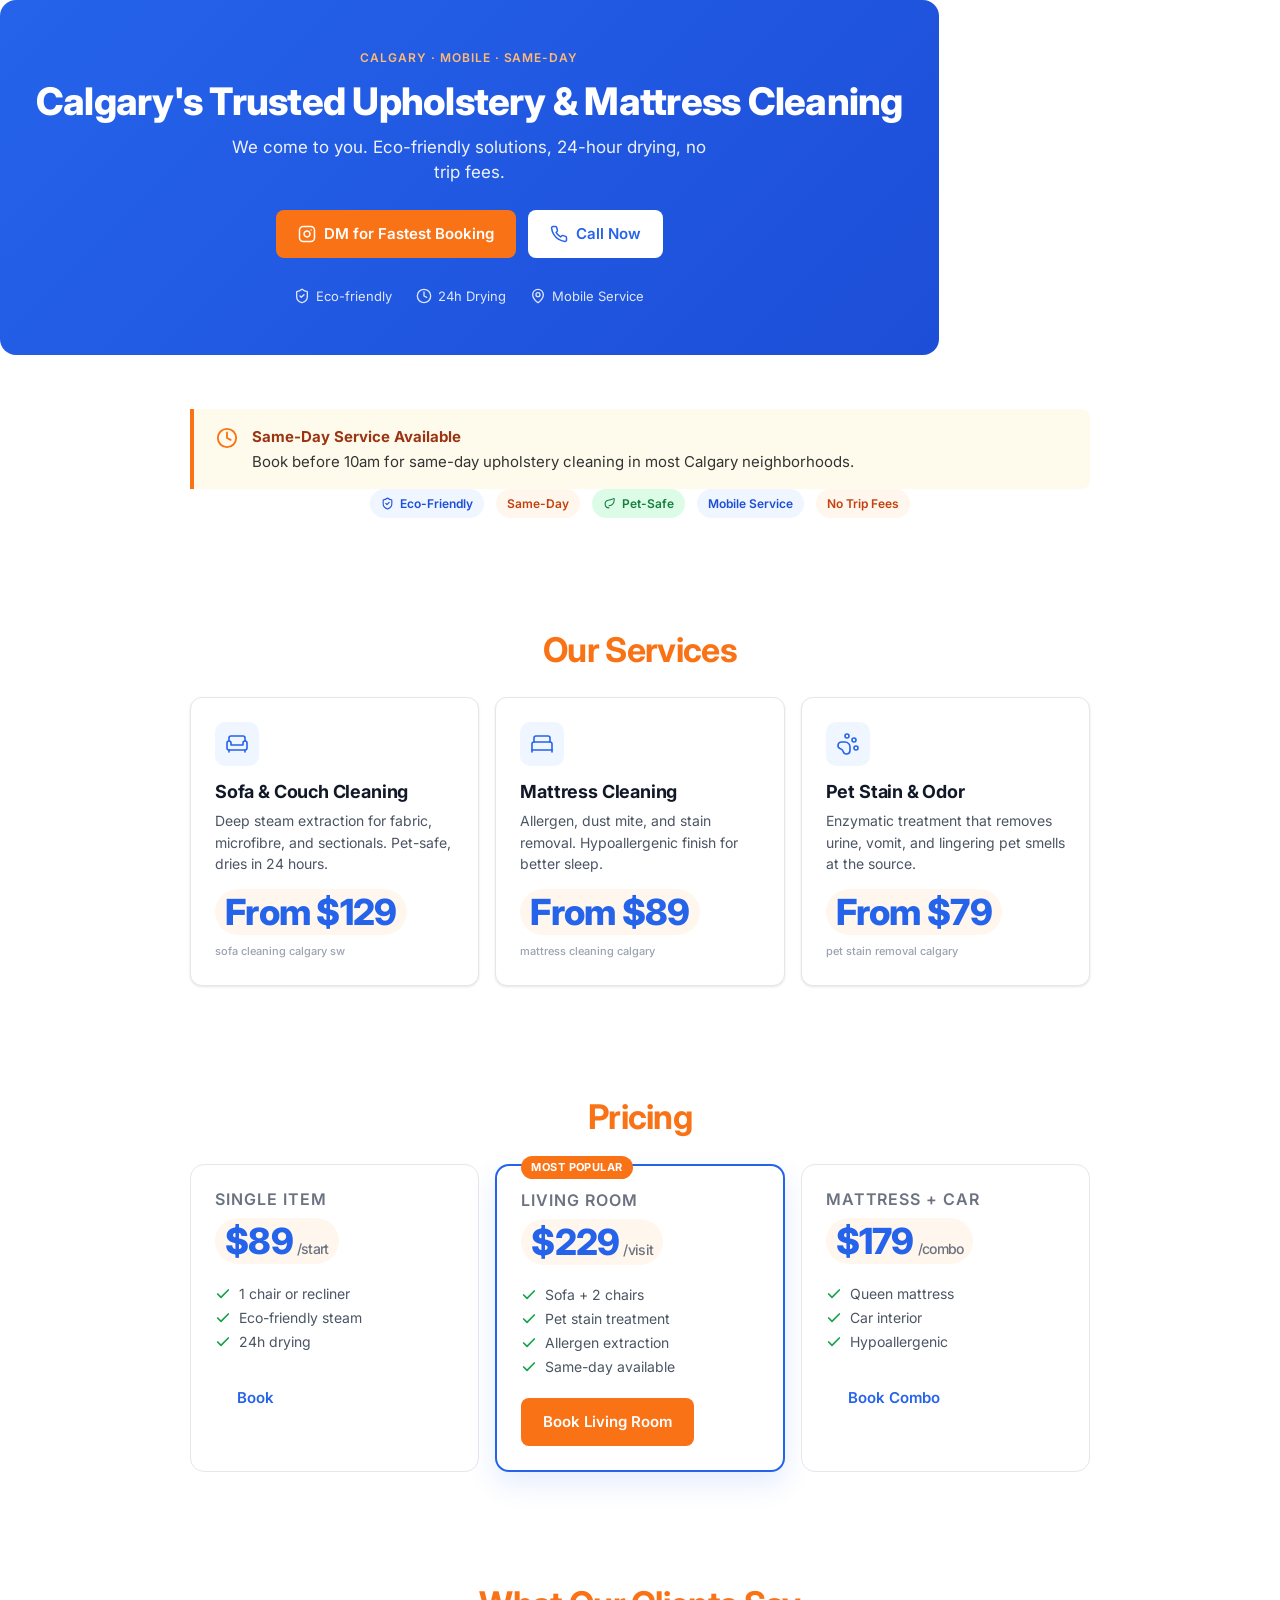
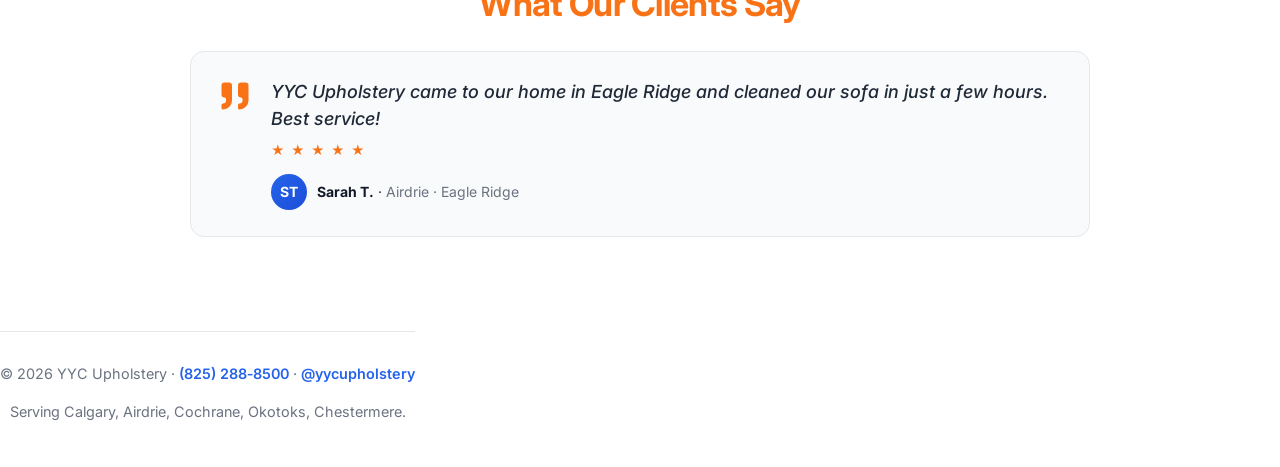
<file: index.html>
<!doctype html>
<html lang="en">
<head>
  <meta charset="UTF-8">
  <meta name="viewport" content="width=device-width, initial-scale=1.0">
  <title>YYC Upholstery – Mobile Upholstery & Mattress Cleaning</title>
  <meta name="description" content="Professional mobile upholstery, mattress, leather & pet-stain cleaning in Calgary and surrounding areas. Same-day service, eco-friendly solutions, no trip fees.">
  <link rel="preconnect" href="https://fonts.googleapis.com">
  <link href="https://fonts.googleapis.com/css2?family=Inter:wght@400;500;600;700;800&display=swap" rel="stylesheet">
  <style>

/* ===== DESIGN TOKENS ===== */
/* =====================================================
   YYC Upholstery — Design Tokens
   Colors, type, spacing, radii, shadows.
   Import this in any HTML/JSX surface to inherit the brand.
   ===================================================== */

:root {
  /* ---------- BRAND COLORS ---------- */
  /* Primary: Royal Blue — trust, professionalism */
  --blue-50:  #eff6ff;
  --blue-100: #dbeafe;
  --blue-200: #bfdbfe;
  --blue-300: #93c5fd;
  --blue-400: #60a5fa;
  --blue-500: #3b82f6;
  --blue-600: #2563eb;   /* PRIMARY */
  --blue-700: #1d4ed8;   /* PRIMARY-DARK (gradient end) */
  --blue-800: #1e40af;
  --blue-900: #1e3a8a;

  /* Secondary: Orange — energy, action, warmth */
  --orange-50:  #fff7ed;
  --orange-100: #ffedd5;
  --orange-200: #fed7aa;
  --orange-300: #fdba74;
  --orange-400: #fb923c;
  --orange-500: #f97316;  /* SECONDARY */
  --orange-600: #ea580c;
  --orange-700: #c2410c;

  /* Accent: Soft Yellow — callouts, gentle highlights */
  --yellow-callout: #fffbec;
  --yellow-border:  #fde68a;

  /* Neutrals */
  --white:    #ffffff;
  --gray-50:  #f9fafb;
  --gray-100: #f3f4f6;
  --gray-200: #e5e7eb;
  --gray-300: #d1d5db;
  --gray-400: #9ca3af;
  --gray-500: #6b7280;
  --gray-600: #4b5563;
  --gray-700: #374151;
  --gray-800: #1f2937;
  --gray-900: #111827;
  --text:     #333333;   /* canonical body text */

  /* Semantic */
  --success: #16a34a;
  --warning: #f59e0b;
  --danger:  #dc2626;

  /* ---------- SEMANTIC TOKENS ---------- */
  --color-bg:           var(--white);
  --color-bg-subtle:    var(--gray-50);
  --color-bg-callout:   var(--yellow-callout);
  --color-fg:           var(--text);
  --color-fg-muted:     var(--gray-500);
  --color-fg-subtle:    var(--gray-400);
  --color-border:       var(--gray-200);
  --color-border-strong:var(--gray-300);

  --color-primary:        var(--blue-600);
  --color-primary-hover:  var(--blue-700);
  --color-primary-on:     var(--white);

  --color-accent:         var(--orange-500);
  --color-accent-hover:   var(--orange-600);
  --color-accent-on:      var(--white);

  --color-link:         var(--orange-500);
  --color-link-hover:   var(--orange-600);

  /* Hero gradient — used on almost every page */
  --gradient-hero: linear-gradient(135deg, #2563eb 0%, #1d4ed8 100%);
  --gradient-hero-deep: linear-gradient(135deg, #1d4ed8 0%, #1e3a8a 100%);

  /* ---------- TYPOGRAPHY ---------- */
  /* System UI stack — fast, native-feeling, zero font load.
     Inter is loaded as a *progressive enhancement* webfont. */
  --font-sans: "Inter", system-ui, -apple-system, "Segoe UI", Roboto,
               "Helvetica Neue", Arial, sans-serif;
  --font-mono: ui-monospace, SFMono-Regular, Menlo, Consolas, monospace;

  /* Fluid type scale — base 16px, responsive via clamp() */
  --fs-xs:   0.75rem;    /* 12 */
  --fs-sm:   0.875rem;   /* 14 */
  --fs-base: 1rem;       /* 16 — body */
  --fs-md:   1.125rem;   /* 18 — lead body */
  --fs-lg:   1.25rem;    /* 20 — small heading */
  --fs-xl:   clamp(1.375rem, 1.2rem + 0.7vw, 1.625rem);  /* h3 */
  --fs-2xl:  clamp(1.625rem, 1.4rem + 1.2vw, 2.125rem);  /* h2 */
  --fs-3xl:  clamp(2rem,    1.6rem + 2vw,   2.75rem);    /* h1 desktop */
  --fs-4xl:  clamp(2.25rem, 1.8rem + 2.4vw, 3.25rem);    /* hero */

  --fw-regular: 400;
  --fw-medium:  500;
  --fw-semibold: 600;
  --fw-bold:    700;

  --lh-tight:    1.2;
  --lh-snug:     1.35;
  --lh-normal:   1.6;   /* body — per spec */
  --lh-relaxed:  1.75;

  --tracking-tight:  -0.02em;
  --tracking-normal: 0;
  --tracking-wide:   0.04em;

  /* ---------- SPACING (4px scale) ---------- */
  --s-1:  4px;
  --s-2:  8px;
  --s-3:  12px;
  --s-4:  16px;
  --s-5:  20px;
  --s-6:  24px;
  --s-8:  32px;
  --s-10: 40px;
  --s-12: 48px;
  --s-16: 64px;
  --s-20: 80px;
  --s-24: 96px;

  /* ---------- RADII ---------- */
  --r-sm:   4px;
  --r-md:   8px;     /* default — buttons, inputs */
  --r-lg:   12px;
  --r-xl:   16px;    /* hero card */
  --r-2xl:  24px;
  --r-full: 999px;   /* pill */

  /* ---------- SHADOWS ---------- */
  --shadow-xs: 0 1px 2px rgba(15, 23, 42, 0.04);
  --shadow-sm: 0 1px 3px rgba(15, 23, 42, 0.08), 0 1px 2px rgba(15, 23, 42, 0.04);
  --shadow-md: 0 4px 12px rgba(15, 23, 42, 0.08), 0 2px 4px rgba(15, 23, 42, 0.04);
  --shadow-lg: 0 12px 28px rgba(15, 23, 42, 0.10), 0 4px 8px rgba(15, 23, 42, 0.04);
  --shadow-blue: 0 8px 24px rgba(37, 99, 235, 0.18);    /* CTA glow */
  --shadow-orange: 0 8px 24px rgba(249, 115, 22, 0.20); /* CTA glow */

  /* ---------- LAYOUT ---------- */
  --container-narrow: 720px;
  --container:        900px;   /* per existing site */
  --container-wide:   1120px;

  /* Motion */
  --ease-out: cubic-bezier(0.22, 1, 0.36, 1);
  --ease-in-out: cubic-bezier(0.65, 0, 0.35, 1);
  --dur-fast: 120ms;
  --dur-base: 200ms;
  --dur-slow: 320ms;
}

/* ---------- BASE ELEMENT STYLES ---------- */
html {
  font-size: 16px;
  -webkit-text-size-adjust: 100%;
}
body {
  font-family: var(--font-sans);
  font-size: var(--fs-base);
  line-height: var(--lh-normal);
  color: var(--color-fg);
  background: var(--color-bg);
  font-weight: var(--fw-regular);
  -webkit-font-smoothing: antialiased;
  text-rendering: optimizeLegibility;
}

h1 {
  font-size: var(--fs-3xl);
  line-height: var(--lh-tight);
  font-weight: var(--fw-bold);
  letter-spacing: var(--tracking-tight);
  color: var(--color-primary);
}
h2 {
  font-size: var(--fs-2xl);
  line-height: var(--lh-snug);
  font-weight: var(--fw-bold);
  letter-spacing: var(--tracking-tight);
  color: var(--color-accent);
}
h3 {
  font-size: var(--fs-xl);
  line-height: var(--lh-snug);
  font-weight: var(--fw-semibold);
  color: var(--color-primary);
}
h4 {
  font-size: var(--fs-lg);
  line-height: var(--lh-snug);
  font-weight: var(--fw-semibold);
  color: var(--color-fg);
}
p { margin: 0 0 1em; text-wrap: pretty; }
small { font-size: var(--fs-sm); color: var(--color-fg-muted); }

a {
  color: var(--color-link);
  text-decoration: none;
  font-weight: var(--fw-semibold);
  transition: color var(--dur-fast) var(--ease-out);
}
a:hover { color: var(--color-link-hover); text-decoration: underline; }

code, kbd, samp { font-family: var(--font-mono); font-size: 0.95em; }

/* Eyebrow / label */
.eyebrow {
  font-size: var(--fs-xs);
  font-weight: var(--fw-semibold);
  letter-spacing: var(--tracking-wide);
  text-transform: uppercase;
  color: var(--color-accent);
}


/* ===== HERO ===== */
body{margin:0;padding:24px;background:#fff;font-family:Inter,system-ui;color:#333}
.hero{background:linear-gradient(135deg,#2563eb 0%,#1d4ed8 100%);color:#fff;border-radius:16px;padding:48px 36px;text-align:center}
.eyebrow{font-size:12px;font-weight:600;letter-spacing:.08em;text-transform:uppercase;color:#fdba74;margin-bottom:14px}
.hero h1{font-size:38px;font-weight:800;margin:0 0 12px;line-height:1.1;letter-spacing:-.02em;color:#fff}
.hero p{font-size:17px;opacity:.92;max-width:540px;margin:0 auto 24px;line-height:1.5}
.row{display:flex;gap:10px;justify-content:center;flex-wrap:wrap}
.btn{display:inline-flex;align-items:center;gap:8px;padding:13px 24px;border-radius:8px;font-weight:600;font-size:15px;text-decoration:none;transition:all .2s}
.btn svg{width:18px;height:18px}
.btn-orange{background:#f97316;color:#fff}
.btn-orange:hover{background:#ea580c}
.btn-white{background:#fff;color:#2563eb}
.trust{display:flex;justify-content:center;gap:24px;margin-top:28px;font-size:13px;opacity:.85;flex-wrap:wrap}
.trust span{display:inline-flex;align-items:center;gap:6px}
.trust svg{width:16px;height:16px}

/* ===== SERVICE CARDS ===== */
body{margin:0;padding:28px;background:#f9fafb;font-family:Inter,system-ui;color:#333}
.grid{display:grid;grid-template-columns:repeat(3,1fr);gap:16px}
.card{background:#fff;border:1px solid #e5e7eb;border-radius:12px;padding:24px;box-shadow:0 1px 3px rgba(15,23,42,.08),0 1px 2px rgba(15,23,42,.04);transition:transform .2s,box-shadow .2s}
.card:hover{transform:translateY(-2px);box-shadow:0 12px 28px rgba(15,23,42,.10)}
.icon{width:44px;height:44px;border-radius:10px;background:#eff6ff;color:#2563eb;display:flex;align-items:center;justify-content:center;margin-bottom:14px}
.icon svg{width:24px;height:24px}
.card h3{font-size:18px;font-weight:700;margin:0 0 6px;color:#111827;letter-spacing:-.01em}
.card p{font-size:14px;line-height:1.55;color:#4b5563;margin:0 0 14px}
.price{display:inline-block;font-size:13px;font-weight:600;color:#f97316;background:#fff7ed;padding:5px 10px;border-radius:999px}
.kw{font-size:11px;color:#9ca3af;font-weight:500;margin-top:8px;display:block}

/* ===== CALLOUTS & BADGES ===== */
body{margin:0;padding:28px;background:#fff;font-family:Inter,system-ui;color:#333;display:flex;flex-direction:column;gap:18px}
.callout{background:#fffbec;border-left:4px solid #f97316;padding:16px 22px;border-radius:0 8px 8px 0;font-size:15px;line-height:1.55;display:flex;gap:14px;align-items:flex-start}
.callout svg{width:22px;height:22px;color:#f97316;flex-shrink:0;margin-top:2px}
.callout strong{color:#9a3412;display:block;margin-bottom:2px;font-weight:700}
.badge{display:inline-flex;align-items:center;gap:6px;padding:5px 11px;border-radius:999px;font-size:12px;font-weight:600;font-family:Inter,system-ui}
.badge svg{width:13px;height:13px}
.b-blue{background:#eff6ff;color:#1d4ed8}
.b-orange{background:#fff7ed;color:#c2410c}
.b-green{background:#dcfce7;color:#15803d}
.row{display:flex;gap:8px;flex-wrap:wrap}

/* ===== PRICING ===== */
body{margin:0;padding:28px;background:#f9fafb;font-family:Inter,system-ui;color:#333}
.tiers{display:grid;grid-template-columns:repeat(3,1fr);gap:16px}
.tier{background:#fff;border:1px solid #e5e7eb;border-radius:14px;padding:24px;position:relative}
.tier.feat{border:2px solid #2563eb;box-shadow:0 12px 28px rgba(37,99,235,.12)}
.tag{position:absolute;top:-10px;left:24px;background:#f97316;color:#fff;padding:3px 10px;border-radius:999px;font-size:11px;font-weight:700;letter-spacing:.04em;text-transform:uppercase}
.tier h3{font-size:16px;color:#6b7280;font-weight:600;margin:0 0 8px;text-transform:uppercase;letter-spacing:.06em}
.price{font-size:36px;font-weight:800;color:#2563eb;letter-spacing:-.02em;line-height:1}
.price small{font-size:14px;color:#6b7280;font-weight:500;margin-left:4px}
.tier ul{padding:0;margin:18px 0 20px;list-style:none;font-size:14px;line-height:1.7;color:#4b5563}
.tier li{display:flex;gap:8px;align-items:flex-start}
.tier li svg{width:16px;height:16px;color:#16a34a;flex-shrink:0;margin-top:4px}
.btn{display:block;text-align:center;padding:11px;border-radius:8px;font-weight:600;font-size:14px;text-decoration:none}
.btn-o{background:#f97316;color:#fff}
.btn-g{background:#fff;color:#2563eb;border:1.5px solid #2563eb}

/* ===== TESTIMONIALS ===== */
body{margin:0;padding:28px;background:#fff;font-family:Inter,system-ui;color:#333}
.t{background:#f9fafb;border-radius:14px;padding:26px;border:1px solid #e5e7eb;display:flex;gap:18px;align-items:flex-start}
.q{width:36px;height:36px;flex-shrink:0;color:#f97316}
.q svg{width:36px;height:36px}
.t blockquote{margin:0;font-size:18px;line-height:1.5;color:#1f2937;font-weight:500;font-style:italic}
.author{margin-top:14px;display:flex;align-items:center;gap:10px;font-size:14px}
.avatar{width:36px;height:36px;border-radius:50%;background:linear-gradient(135deg,#2563eb,#1d4ed8);color:#fff;display:flex;align-items:center;justify-content:center;font-weight:700;font-size:14px}
.author strong{color:#111827}
.author span{color:#6b7280}
.stars{color:#f97316;font-size:13px;letter-spacing:1px;margin-top:8px}

/* ===== BUTTONS ===== */
body{margin:0;padding:28px;background:#fff;font-family:Inter,system-ui;display:flex;flex-direction:column;gap:14px;align-items:flex-start}
.btn{display:inline-flex;align-items:center;gap:8px;padding:12px 22px;border-radius:8px;font-weight:600;font-size:15px;text-decoration:none;border:0;cursor:pointer;transition:all .2s cubic-bezier(.22,1,.36,1);font-family:inherit}
.btn svg{width:18px;height:18px}
.btn-primary{background:#f97316;color:#fff;box-shadow:0 4px 12px rgba(249,115,22,.2)}
.btn-primary:hover{background:#ea580c;transform:translateY(-1px);box-shadow:0 8px 24px rgba(249,115,22,.25)}
.btn-secondary{background:#2563eb;color:#fff;box-shadow:0 4px 12px rgba(37,99,235,.18)}
.btn-secondary:hover{background:#1d4ed8;transform:translateY(-1px)}
.btn-ghost{background:#fff;color:#2563eb;border:1.5px solid #2563eb}
.btn-ghost:hover{background:#eff6ff}
.btn-link{background:transparent;color:#f97316;padding:8px 0}
.btn-link:hover{color:#ea580c;text-decoration:underline}
.btn-sm{padding:8px 14px;font-size:13px}
.btn-lg{padding:14px 28px;font-size:17px}
.row{display:flex;gap:12px;align-items:center;flex-wrap:wrap}
.lbl{font-size:11px;font-weight:600;color:#6b7280;text-transform:uppercase;letter-spacing:.08em}

/* ===== GLOBAL LAYOUT ===== */
.page-container {
  max-width: 900px;
  margin: 0 auto;
  padding: 0 20px;
}

section {
  padding: 40px 0;
}

section h2 {
  text-align: center;
  margin-bottom: 24px;
  color: var(--color-accent);
}

footer {
  border-top: 1px solid var(--color-border);
  padding: 30px 0;
  margin-top: 40px;
  text-align: center;
  font-size: 0.9rem;
  color: var(--color-fg-muted);
}

footer a {
  color: var(--color-primary);
  text-decoration: none;
  font-weight: 600;
}

  </style>
</head>
<body style="margin:0;padding:0;">
  
  <!-- HERO SECTION -->
  <section style="padding:0;">
    <div class="hero">
  <div class="eyebrow">Calgary · Mobile · Same-Day</div>
  <h1>Calgary's Trusted Upholstery &amp; Mattress Cleaning</h1>
  <p>We come to you. Eco-friendly solutions, 24-hour drying, no trip fees.</p>
  <div class="row">
    <a class="btn btn-orange"><svg viewBox="0 0 24 24" fill="none" stroke="currentColor" stroke-width="2" stroke-linecap="round" stroke-linejoin="round"><rect width="20" height="20" x="2" y="2" rx="5"/><path d="M16 11.37A4 4 0 1 1 12.63 8 4 4 0 0 1 16 11.37z"/><line x1="17.5" x2="17.51" y1="6.5" y2="6.5"/></svg>DM for Fastest Booking</a>
    <a class="btn btn-white"><svg viewBox="0 0 24 24" fill="none" stroke="currentColor" stroke-width="2" stroke-linecap="round" stroke-linejoin="round"><path d="M22 16.92v3a2 2 0 0 1-2.18 2 19.79 19.79 0 0 1-8.63-3.07 19.5 19.5 0 0 1-6-6 19.79 19.79 0 0 1-3.07-8.67A2 2 0 0 1 4.11 2h3a2 2 0 0 1 2 1.72 12.84 12.84 0 0 0 .7 2.81 2 2 0 0 1-.45 2.11L8.09 9.91a16 16 0 0 0 6 6l1.27-1.27a2 2 0 0 1 2.11-.45 12.84 12.84 0 0 0 2.81.7A2 2 0 0 1 22 16.92z"/></svg>Call Now</a>
  </div>
  <div class="trust">
    <span><svg viewBox="0 0 24 24" fill="none" stroke="currentColor" stroke-width="2" stroke-linecap="round" stroke-linejoin="round"><path d="M20 13c0 5-3.5 7.5-7.66 8.95a1 1 0 0 1-.67-.01C7.5 20.5 4 18 4 13V6a1 1 0 0 1 1-1c2 0 4.5-1.2 6.24-2.72a1.17 1.17 0 0 1 1.52 0C14.51 3.81 17 5 19 5a1 1 0 0 1 1 1z"/><path d="m9 12 2 2 4-4"/></svg>Eco-friendly</span>
    <span><svg viewBox="0 0 24 24" fill="none" stroke="currentColor" stroke-width="2" stroke-linecap="round" stroke-linejoin="round"><circle cx="12" cy="12" r="10"/><polyline points="12 6 12 12 16 14"/></svg>24h Drying</span>
    <span><svg viewBox="0 0 24 24" fill="none" stroke="currentColor" stroke-width="2" stroke-linecap="round" stroke-linejoin="round"><path d="M20 10c0 4.993-5.539 10.193-7.399 11.799a1 1 0 0 1-1.202 0C9.539 20.193 4 14.993 4 10a8 8 0 0 1 16 0"/><circle cx="12" cy="10" r="3"/></svg>Mobile Service</span>
  </div>
</div>
  </section>
  
  <div class="page-container">
    
    <!-- CALLOUTS & BADGES -->
    <section>
      <div class="callout">
  <svg viewBox="0 0 24 24" fill="none" stroke="currentColor" stroke-width="2" stroke-linecap="round" stroke-linejoin="round"><circle cx="12" cy="12" r="10"/><polyline points="12 6 12 12 16 14"/></svg>
  <div><strong>Same-Day Service Available</strong>Book before 10am for same-day upholstery cleaning in most Calgary neighborhoods.</div>
</div>
<div class="row">
  <span class="badge b-blue"><svg viewBox="0 0 24 24" fill="none" stroke="currentColor" stroke-width="2" stroke-linecap="round" stroke-linejoin="round"><path d="M20 13c0 5-3.5 7.5-7.66 8.95a1 1 0 0 1-.67-.01C7.5 20.5 4 18 4 13V6a1 1 0 0 1 1-1c2 0 4.5-1.2 6.24-2.72a1.17 1.17 0 0 1 1.52 0C14.51 3.81 17 5 19 5a1 1 0 0 1 1 1z"/><path d="m9 12 2 2 4-4"/></svg>Eco-Friendly</span>
  <span class="badge b-orange">Same-Day</span>
  <span class="badge b-green"><svg viewBox="0 0 24 24" fill="none" stroke="currentColor" stroke-width="2" stroke-linecap="round" stroke-linejoin="round"><path d="M11 20A7 7 0 0 1 9.8 6.1C15.5 5 17 4.48 19.2 2.96a1 1 0 0 1 1.6.8c0 8.7-3.83 12.24-9.8 12.24"/></svg>Pet-Safe</span>
  <span class="badge b-blue">Mobile Service</span>
  <span class="badge b-orange">No Trip Fees</span>
</div>
    </section>
    
    <!-- SERVICE CARDS -->
    <section>
      <h2>Our Services</h2>
      <div class="grid">
  <div class="card">
    <div class="icon"><svg viewBox="0 0 24 24" fill="none" stroke="currentColor" stroke-width="1.6" stroke-linecap="round" stroke-linejoin="round"><path d="M20 9V6a2 2 0 0 0-2-2H6a2 2 0 0 0-2 2v3"/><path d="M2 11v5a2 2 0 0 0 2 2h16a2 2 0 0 0 2-2v-5a2 2 0 0 0-4 0v2H6v-2a2 2 0 0 0-4 0Z"/><path d="M4 18v2"/><path d="M20 18v2"/></svg></div>
    <h3>Sofa &amp; Couch Cleaning</h3>
    <p>Deep steam extraction for fabric, microfibre, and sectionals. Pet-safe, dries in 24 hours.</p>
    <span class="price">From $129</span>
    <span class="kw">sofa cleaning calgary sw</span>
  </div>
  <div class="card">
    <div class="icon"><svg viewBox="0 0 24 24" fill="none" stroke="currentColor" stroke-width="1.6" stroke-linecap="round" stroke-linejoin="round"><path d="M2 20v-8a2 2 0 0 1 2-2h16a2 2 0 0 1 2 2v8"/><path d="M4 10V6a2 2 0 0 1 2-2h12a2 2 0 0 1 2 2v4"/><path d="M2 18h20"/></svg></div>
    <h3>Mattress Cleaning</h3>
    <p>Allergen, dust mite, and stain removal. Hypoallergenic finish for better sleep.</p>
    <span class="price">From $89</span>
    <span class="kw">mattress cleaning calgary</span>
  </div>
  <div class="card">
    <div class="icon"><svg viewBox="0 0 24 24" fill="none" stroke="currentColor" stroke-width="1.6" stroke-linecap="round" stroke-linejoin="round"><circle cx="11" cy="4" r="2"/><circle cx="18" cy="8" r="2"/><circle cx="20" cy="16" r="2"/><path d="M9 10a5 5 0 0 1 5 5v3.5a3.5 3.5 0 0 1-6.84 1.045Q6.52 17.48 4.46 16.84A3.5 3.5 0 0 1 5.5 10Z"/></svg></div>
    <h3>Pet Stain &amp; Odor</h3>
    <p>Enzymatic treatment that removes urine, vomit, and lingering pet smells at the source.</p>
    <span class="price">From $79</span>
    <span class="kw">pet stain removal calgary</span>
  </div>
</div>
    </section>
    
    <!-- PRICING TIERS -->
    <section>
      <h2>Pricing</h2>
      <div class="tiers">
  <div class="tier">
    <h3>Single Item</h3>
    <div class="price">$89<small>/start</small></div>
    <ul>
      <li><svg viewBox="0 0 24 24" fill="none" stroke="currentColor" stroke-width="2.5" stroke-linecap="round" stroke-linejoin="round"><polyline points="20 6 9 17 4 12"/></svg>1 chair or recliner</li>
      <li><svg viewBox="0 0 24 24" fill="none" stroke="currentColor" stroke-width="2.5" stroke-linecap="round" stroke-linejoin="round"><polyline points="20 6 9 17 4 12"/></svg>Eco-friendly steam</li>
      <li><svg viewBox="0 0 24 24" fill="none" stroke="currentColor" stroke-width="2.5" stroke-linecap="round" stroke-linejoin="round"><polyline points="20 6 9 17 4 12"/></svg>24h drying</li>
    </ul>
    <a class="btn btn-g">Book</a>
  </div>
  <div class="tier feat">
    <span class="tag">Most Popular</span>
    <h3>Living Room</h3>
    <div class="price">$229<small>/visit</small></div>
    <ul>
      <li><svg viewBox="0 0 24 24" fill="none" stroke="currentColor" stroke-width="2.5" stroke-linecap="round" stroke-linejoin="round"><polyline points="20 6 9 17 4 12"/></svg>Sofa + 2 chairs</li>
      <li><svg viewBox="0 0 24 24" fill="none" stroke="currentColor" stroke-width="2.5" stroke-linecap="round" stroke-linejoin="round"><polyline points="20 6 9 17 4 12"/></svg>Pet stain treatment</li>
      <li><svg viewBox="0 0 24 24" fill="none" stroke="currentColor" stroke-width="2.5" stroke-linecap="round" stroke-linejoin="round"><polyline points="20 6 9 17 4 12"/></svg>Allergen extraction</li>
      <li><svg viewBox="0 0 24 24" fill="none" stroke="currentColor" stroke-width="2.5" stroke-linecap="round" stroke-linejoin="round"><polyline points="20 6 9 17 4 12"/></svg>Same-day available</li>
    </ul>
    <a class="btn btn-o">Book Living Room</a>
  </div>
  <div class="tier">
    <h3>Mattress + Car</h3>
    <div class="price">$179<small>/combo</small></div>
    <ul>
      <li><svg viewBox="0 0 24 24" fill="none" stroke="currentColor" stroke-width="2.5" stroke-linecap="round" stroke-linejoin="round"><polyline points="20 6 9 17 4 12"/></svg>Queen mattress</li>
      <li><svg viewBox="0 0 24 24" fill="none" stroke="currentColor" stroke-width="2.5" stroke-linecap="round" stroke-linejoin="round"><polyline points="20 6 9 17 4 12"/></svg>Car interior</li>
      <li><svg viewBox="0 0 24 24" fill="none" stroke="currentColor" stroke-width="2.5" stroke-linecap="round" stroke-linejoin="round"><polyline points="20 6 9 17 4 12"/></svg>Hypoallergenic</li>
    </ul>
    <a class="btn btn-g">Book Combo</a>
  </div>
</div>
    </section>
    
    <!-- TESTIMONIALS -->
    <section>
      <h2>What Our Clients Say</h2>
      <div class="t">
  <div class="q"><svg viewBox="0 0 24 24" fill="currentColor"><path d="M16 3a2 2 0 0 0-2 2v6a2 2 0 0 0 2 2 1 1 0 0 1 1 1v1a2 2 0 0 1-2 2 1 1 0 0 0-1 1v2a1 1 0 0 0 1 1 6 6 0 0 0 6-6V5a2 2 0 0 0-2-2zM5 3a2 2 0 0 0-2 2v6a2 2 0 0 0 2 2 1 1 0 0 1 1 1v1a2 2 0 0 1-2 2 1 1 0 0 0-1 1v2a1 1 0 0 0 1 1 6 6 0 0 0 6-6V5a2 2 0 0 0-2-2z"/></svg></div>
  <div>
    <blockquote>YYC Upholstery came to our home in Eagle Ridge and cleaned our sofa in just a few hours. Best service!</blockquote>
    <div class="stars">★ ★ ★ ★ ★</div>
    <div class="author"><div class="avatar">ST</div><div><strong>Sarah T.</strong> · <span>Airdrie · Eagle Ridge</span></div></div>
  </div>
</div>
    </section>
    
  </div>
  
  <!-- FOOTER -->
  <footer>
    <p>© 2026 YYC Upholstery · <a href="tel:+1825288500">(825) 288‑8500</a> · <a href="https://instagram.com/yycupholstery">@yycupholstery</a></p>
    <p>Serving Calgary, Airdrie, Cochrane, Okotoks, Chestermere.</p>
  </footer>
  
</body>
</html>
</file>
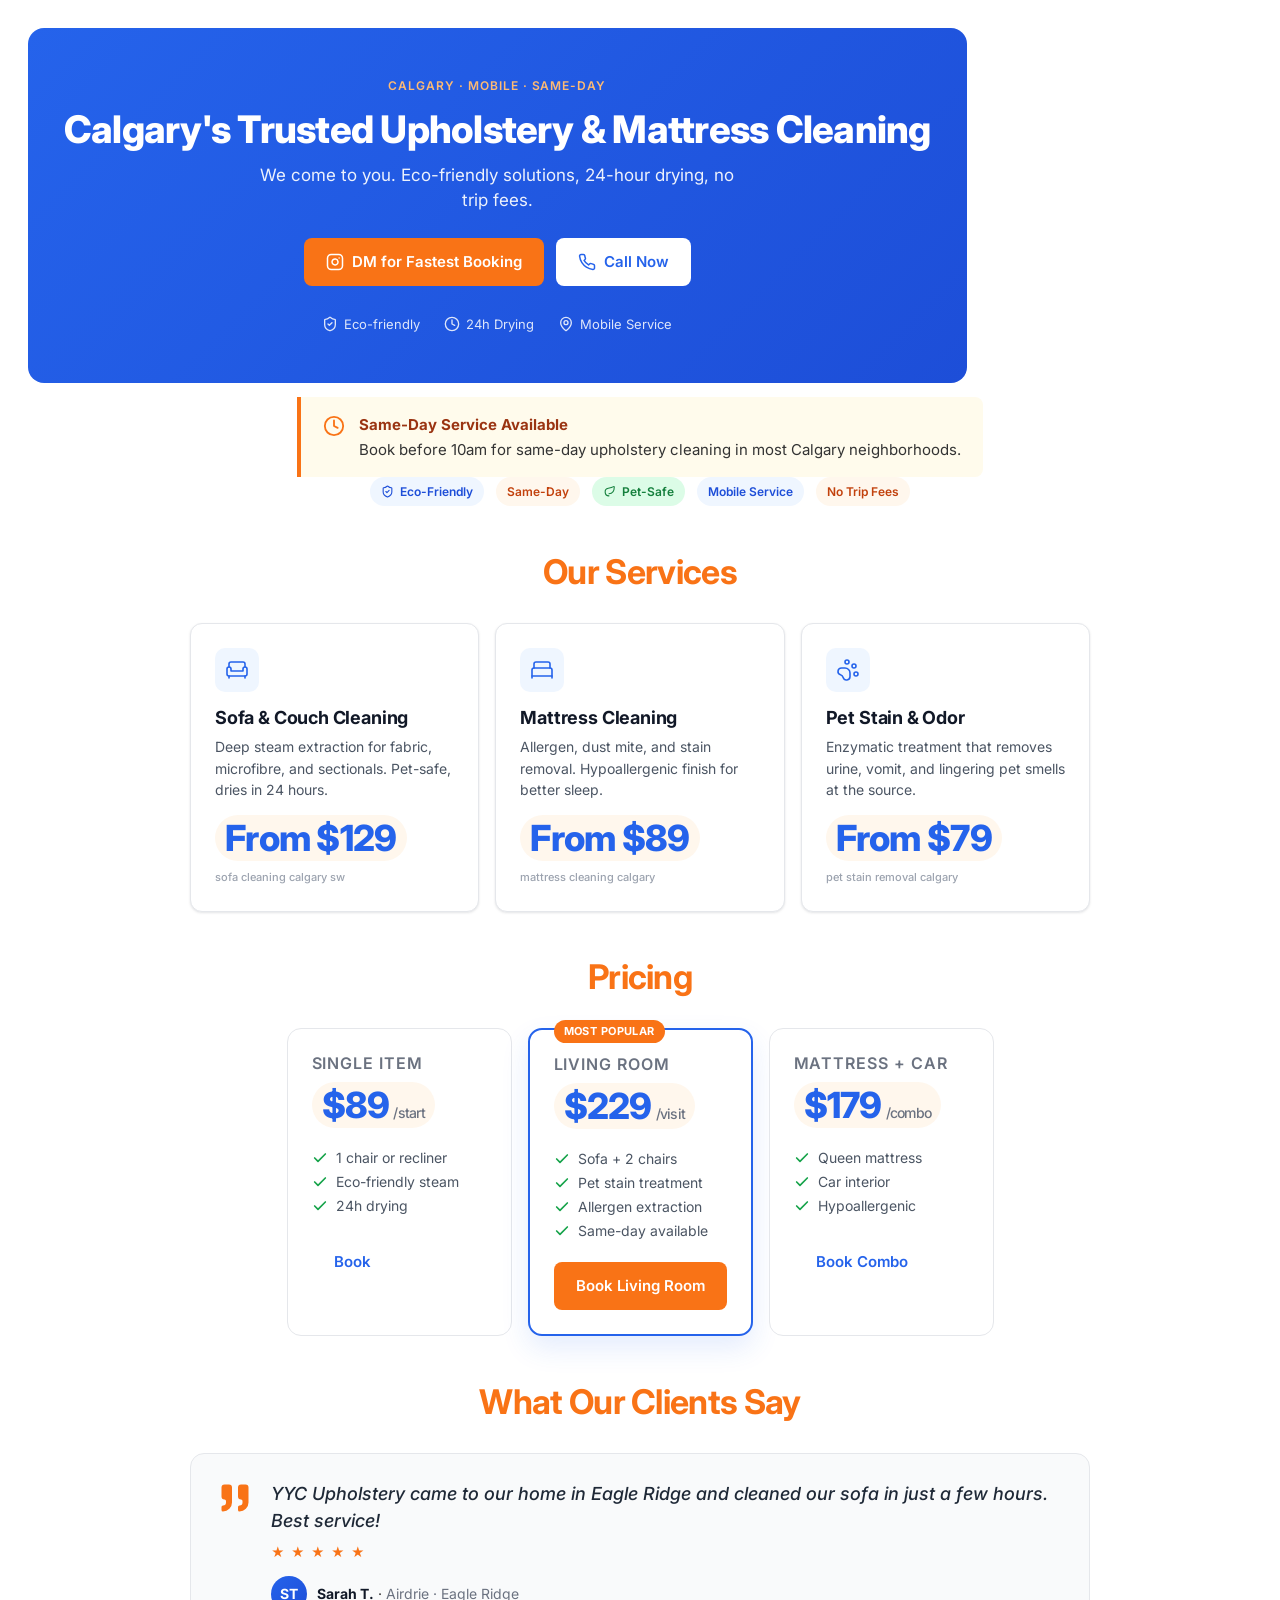
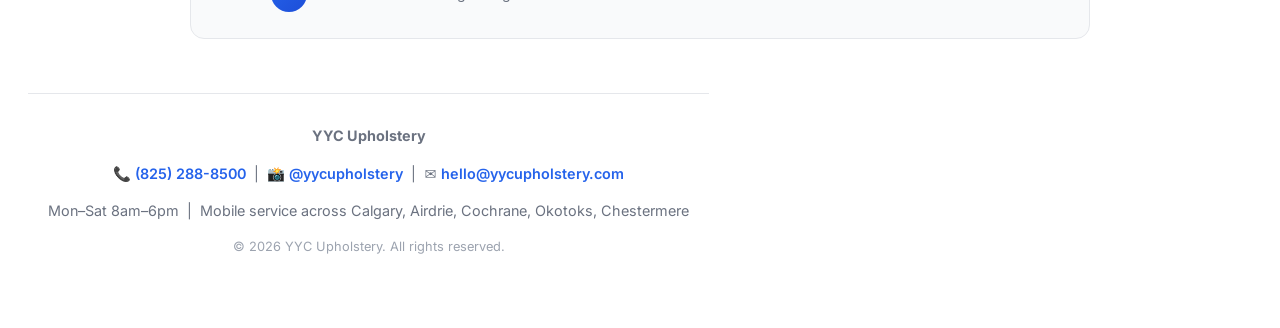
<file: public/index.html>
<!doctype html>
<html lang="en">
<head>
  <meta charset="UTF-8">
  <meta name="viewport" content="width=device-width, initial-scale=1.0">
  <title>YYC Upholstery – Calgary's #1 Mobile Sofa & Mattress Cleaning</title>
  <meta name="description" content="Professional mobile upholstery, mattress, leather & pet-stain cleaning in Calgary, Airdrie, Cochrane, Okotoks & Chestermere. Same-day service, eco-friendly, no trip fees. Book via DM or call (825) 288-8500.">
  <meta name="keywords" content="sofa cleaning calgary, mattress cleaning calgary, upholstery cleaning calgary, pet stain removal calgary, leather cleaning calgary, couch cleaning calgary, furniture cleaning calgary, airdrie, cochrane, okotoks, chestermere, same day, mobile, eco-friendly">
  
  <!-- Open Graph -->
  <meta property="og:title" content="YYC Upholstery – Mobile Sofa & Mattress Cleaning Calgary">
  <meta property="og:description" content="Same-day mobile cleaning. Eco-friendly. No hidden fees. DM for fastest booking.">
  <meta property="og:type" content="business.business">
  <meta property="og:url" content="https://yycupholstery.com/">
  <meta property="og:image" content="https://yycupholstery.com/assets/og-image.jpg">
  <meta property="og:locale" content="en_CA">
  
  <!-- Twitter Cards -->
  <meta name="twitter:card" content="summary_large_image">
  <meta name="twitter:title" content="YYC Upholstery – Calgary's Mobile Cleaning Pros">
  <meta name="twitter:description" content="Sofa, mattress, pet stain & leather cleaning. Same-day service.">
  
  <!-- Canonical -->
  <link rel="canonical" href="https://yycupholstery.com/">
  
  <!-- Fonts -->
  <link rel="preconnect" href="https://fonts.googleapis.com">
  <link href="https://fonts.googleapis.com/css2?family=Inter:wght@400;500;600;700;800&display=swap" rel="stylesheet">
  
  <!-- Styles -->
  <link rel="stylesheet" href="styles.css">
  
  <!-- Schema.org: LocalBusiness + Service -->
  <script type="application/ld+json">
  {
    "@context": "https://schema.org",
    "@type": "LocalBusiness",
    "name": "YYC Upholstery",
    "alternateName": "YYC Upholstery & Mattress Cleaning",
    "url": "https://yycupholstery.com",
    "logo": "https://yycupholstery.com/assets/logo-wordmark.svg",
    "telephone": "+18252888500",
    "email": "hello@yycupholstery.com",
    "address": {
      "@type": "PostalAddress",
      "addressLocality": "Calgary",
      "addressRegion": "AB",
      "addressCountry": "CA"
    },
    "geo": {
      "@type": "GeoCoordinates",
      "latitude": 51.0447,
      "longitude": -114.0719
    },
    "openingHoursSpecification": [
      {
        "@type": "OpeningHoursSpecification",
        "dayOfWeek": ["Monday", "Tuesday", "Wednesday", "Thursday", "Friday", "Saturday"],
        "opens": "08:00",
        "closes": "18:00"
      }
    ],
    "priceRange": "$99–$450",
    "currenciesAccepted": "CAD",
    "paymentAccepted": "Cash, Credit Card, Interac e-Transfer",
    "sameAs": [
      "https://instagram.com/yycupholstery"
    ],
    "areaServed": [
      {
        "@type": "Place",
        "name": "Calgary Metropolitan Area",
        "address": {
          "@type": "PostalAddress",
          "addressRegion": "AB",
          "addressCountry": "CA"
        }
      }
    ],
    "hasOfferCatalog": {
      "@type": "OfferCatalog",
      "name": "Upholstery Cleaning Services",
      "itemListElement": [
        {
          "@type": "Offer",
          "itemOffered": {
            "@type": "Service",
            "name": "Sofa & Couch Cleaning Calgary"
          },
          "price": "129",
          "priceCurrency": "CAD"
        },
        {
          "@type": "Offer",
          "itemOffered": {
            "@type": "Service",
            "name": "Mattress Cleaning Calgary"
          },
          "price": "89",
          "priceCurrency": "CAD"
        },
        {
          "@type": "Offer",
          "itemOffered": {
            "@type": "Service",
            "name": "Pet Stain & Odor Removal"
          },
          "price": "79",
          "priceCurrency": "CAD"
        },
        {
          "@type": "Offer",
          "itemOffered": {
            "@type": "Service",
            "name": "Leather Restoration"
          },
          "price": "149",
          "priceCurrency": "CAD"
        }
      ]
    },
    "aggregateRating": {
      "@type": "AggregateRating",
      "ratingValue": "4.9",
      "reviewCount": "127"
    }
  }
  </script>
</head>
<body>

  <!-- HERO -->
  <section style="padding: 0;">
    <div class="hero">
  <div class="eyebrow">Calgary · Mobile · Same-Day</div>
  <h1>Calgary's Trusted Upholstery &amp; Mattress Cleaning</h1>
  <p>We come to you. Eco-friendly solutions, 24-hour drying, no trip fees.</p>
  <div class="row">
    <a class="btn btn-orange"><svg viewBox="0 0 24 24" fill="none" stroke="currentColor" stroke-width="2" stroke-linecap="round" stroke-linejoin="round"><rect width="20" height="20" x="2" y="2" rx="5"/><path d="M16 11.37A4 4 0 1 1 12.63 8 4 4 0 0 1 16 11.37z"/><line x1="17.5" x2="17.51" y1="6.5" y2="6.5"/></svg>DM for Fastest Booking</a>
    <a class="btn btn-white"><svg viewBox="0 0 24 24" fill="none" stroke="currentColor" stroke-width="2" stroke-linecap="round" stroke-linejoin="round"><path d="M22 16.92v3a2 2 0 0 1-2.18 2 19.79 19.79 0 0 1-8.63-3.07 19.5 19.5 0 0 1-6-6 19.79 19.79 0 0 1-3.07-8.67A2 2 0 0 1 4.11 2h3a2 2 0 0 1 2 1.72 12.84 12.84 0 0 0 .7 2.81 2 2 0 0 1-.45 2.11L8.09 9.91a16 16 0 0 0 6 6l1.27-1.27a2 2 0 0 1 2.11-.45 12.84 12.84 0 0 0 2.81.7A2 2 0 0 1 22 16.92z"/></svg>Call Now</a>
  </div>
  <div class="trust">
    <span><svg viewBox="0 0 24 24" fill="none" stroke="currentColor" stroke-width="2" stroke-linecap="round" stroke-linejoin="round"><path d="M20 13c0 5-3.5 7.5-7.66 8.95a1 1 0 0 1-.67-.01C7.5 20.5 4 18 4 13V6a1 1 0 0 1 1-1c2 0 4.5-1.2 6.24-2.72a1.17 1.17 0 0 1 1.52 0C14.51 3.81 17 5 19 5a1 1 0 0 1 1 1z"/><path d="m9 12 2 2 4-4"/></svg>Eco-friendly</span>
    <span><svg viewBox="0 0 24 24" fill="none" stroke="currentColor" stroke-width="2" stroke-linecap="round" stroke-linejoin="round"><circle cx="12" cy="12" r="10"/><polyline points="12 6 12 12 16 14"/></svg>24h Drying</span>
    <span><svg viewBox="0 0 24 24" fill="none" stroke="currentColor" stroke-width="2" stroke-linecap="round" stroke-linejoin="round"><path d="M20 10c0 4.993-5.539 10.193-7.399 11.799a1 1 0 0 1-1.202 0C9.539 20.193 4 14.993 4 10a8 8 0 0 1 16 0"/><circle cx="12" cy="10" r="3"/></svg>Mobile Service</span>
  </div>
</div>
  </section>

  <!-- CALLOUTS & BADGES -->
  <section class="container">
    <div class="callout">
  <svg viewBox="0 0 24 24" fill="none" stroke="currentColor" stroke-width="2" stroke-linecap="round" stroke-linejoin="round"><circle cx="12" cy="12" r="10"/><polyline points="12 6 12 12 16 14"/></svg>
  <div><strong>Same-Day Service Available</strong>Book before 10am for same-day upholstery cleaning in most Calgary neighborhoods.</div>
</div>
<div class="row">
  <span class="badge b-blue"><svg viewBox="0 0 24 24" fill="none" stroke="currentColor" stroke-width="2" stroke-linecap="round" stroke-linejoin="round"><path d="M20 13c0 5-3.5 7.5-7.66 8.95a1 1 0 0 1-.67-.01C7.5 20.5 4 18 4 13V6a1 1 0 0 1 1-1c2 0 4.5-1.2 6.24-2.72a1.17 1.17 0 0 1 1.52 0C14.51 3.81 17 5 19 5a1 1 0 0 1 1 1z"/><path d="m9 12 2 2 4-4"/></svg>Eco-Friendly</span>
  <span class="badge b-orange">Same-Day</span>
  <span class="badge b-green"><svg viewBox="0 0 24 24" fill="none" stroke="currentColor" stroke-width="2" stroke-linecap="round" stroke-linejoin="round"><path d="M11 20A7 7 0 0 1 9.8 6.1C15.5 5 17 4.48 19.2 2.96a1 1 0 0 1 1.6.8c0 8.7-3.83 12.24-9.8 12.24"/></svg>Pet-Safe</span>
  <span class="badge b-blue">Mobile Service</span>
  <span class="badge b-orange">No Trip Fees</span>
</div>
  </section>

  <!-- SERVICES -->
  <section class="container">
    <h2 class="section-title">Our Services</h2>
    <div class="grid">
  <div class="card">
    <div class="icon"><svg viewBox="0 0 24 24" fill="none" stroke="currentColor" stroke-width="1.6" stroke-linecap="round" stroke-linejoin="round"><path d="M20 9V6a2 2 0 0 0-2-2H6a2 2 0 0 0-2 2v3"/><path d="M2 11v5a2 2 0 0 0 2 2h16a2 2 0 0 0 2-2v-5a2 2 0 0 0-4 0v2H6v-2a2 2 0 0 0-4 0Z"/><path d="M4 18v2"/><path d="M20 18v2"/></svg></div>
    <h3>Sofa &amp; Couch Cleaning</h3>
    <p>Deep steam extraction for fabric, microfibre, and sectionals. Pet-safe, dries in 24 hours.</p>
    <span class="price">From $129</span>
    <span class="kw">sofa cleaning calgary sw</span>
  </div>
  <div class="card">
    <div class="icon"><svg viewBox="0 0 24 24" fill="none" stroke="currentColor" stroke-width="1.6" stroke-linecap="round" stroke-linejoin="round"><path d="M2 20v-8a2 2 0 0 1 2-2h16a2 2 0 0 1 2 2v8"/><path d="M4 10V6a2 2 0 0 1 2-2h12a2 2 0 0 1 2 2v4"/><path d="M2 18h20"/></svg></div>
    <h3>Mattress Cleaning</h3>
    <p>Allergen, dust mite, and stain removal. Hypoallergenic finish for better sleep.</p>
    <span class="price">From $89</span>
    <span class="kw">mattress cleaning calgary</span>
  </div>
  <div class="card">
    <div class="icon"><svg viewBox="0 0 24 24" fill="none" stroke="currentColor" stroke-width="1.6" stroke-linecap="round" stroke-linejoin="round"><circle cx="11" cy="4" r="2"/><circle cx="18" cy="8" r="2"/><circle cx="20" cy="16" r="2"/><path d="M9 10a5 5 0 0 1 5 5v3.5a3.5 3.5 0 0 1-6.84 1.045Q6.52 17.48 4.46 16.84A3.5 3.5 0 0 1 5.5 10Z"/></svg></div>
    <h3>Pet Stain &amp; Odor</h3>
    <p>Enzymatic treatment that removes urine, vomit, and lingering pet smells at the source.</p>
    <span class="price">From $79</span>
    <span class="kw">pet stain removal calgary</span>
  </div>
</div>
  </section>

  <!-- PRICING -->
  <section class="container">
    <h2 class="section-title">Pricing</h2>
    <div class="tiers">
  <div class="tier">
    <h3>Single Item</h3>
    <div class="price">$89<small>/start</small></div>
    <ul>
      <li><svg viewBox="0 0 24 24" fill="none" stroke="currentColor" stroke-width="2.5" stroke-linecap="round" stroke-linejoin="round"><polyline points="20 6 9 17 4 12"/></svg>1 chair or recliner</li>
      <li><svg viewBox="0 0 24 24" fill="none" stroke="currentColor" stroke-width="2.5" stroke-linecap="round" stroke-linejoin="round"><polyline points="20 6 9 17 4 12"/></svg>Eco-friendly steam</li>
      <li><svg viewBox="0 0 24 24" fill="none" stroke="currentColor" stroke-width="2.5" stroke-linecap="round" stroke-linejoin="round"><polyline points="20 6 9 17 4 12"/></svg>24h drying</li>
    </ul>
    <a class="btn btn-g">Book</a>
  </div>
  <div class="tier feat">
    <span class="tag">Most Popular</span>
    <h3>Living Room</h3>
    <div class="price">$229<small>/visit</small></div>
    <ul>
      <li><svg viewBox="0 0 24 24" fill="none" stroke="currentColor" stroke-width="2.5" stroke-linecap="round" stroke-linejoin="round"><polyline points="20 6 9 17 4 12"/></svg>Sofa + 2 chairs</li>
      <li><svg viewBox="0 0 24 24" fill="none" stroke="currentColor" stroke-width="2.5" stroke-linecap="round" stroke-linejoin="round"><polyline points="20 6 9 17 4 12"/></svg>Pet stain treatment</li>
      <li><svg viewBox="0 0 24 24" fill="none" stroke="currentColor" stroke-width="2.5" stroke-linecap="round" stroke-linejoin="round"><polyline points="20 6 9 17 4 12"/></svg>Allergen extraction</li>
      <li><svg viewBox="0 0 24 24" fill="none" stroke="currentColor" stroke-width="2.5" stroke-linecap="round" stroke-linejoin="round"><polyline points="20 6 9 17 4 12"/></svg>Same-day available</li>
    </ul>
    <a class="btn btn-o">Book Living Room</a>
  </div>
  <div class="tier">
    <h3>Mattress + Car</h3>
    <div class="price">$179<small>/combo</small></div>
    <ul>
      <li><svg viewBox="0 0 24 24" fill="none" stroke="currentColor" stroke-width="2.5" stroke-linecap="round" stroke-linejoin="round"><polyline points="20 6 9 17 4 12"/></svg>Queen mattress</li>
      <li><svg viewBox="0 0 24 24" fill="none" stroke="currentColor" stroke-width="2.5" stroke-linecap="round" stroke-linejoin="round"><polyline points="20 6 9 17 4 12"/></svg>Car interior</li>
      <li><svg viewBox="0 0 24 24" fill="none" stroke="currentColor" stroke-width="2.5" stroke-linecap="round" stroke-linejoin="round"><polyline points="20 6 9 17 4 12"/></svg>Hypoallergenic</li>
    </ul>
    <a class="btn btn-g">Book Combo</a>
  </div>
</div>
  </section>

  <!-- TESTIMONIALS -->
  <section class="container">
    <h2 class="section-title">What Our Clients Say</h2>
    <div class="t">
  <div class="q"><svg viewBox="0 0 24 24" fill="currentColor"><path d="M16 3a2 2 0 0 0-2 2v6a2 2 0 0 0 2 2 1 1 0 0 1 1 1v1a2 2 0 0 1-2 2 1 1 0 0 0-1 1v2a1 1 0 0 0 1 1 6 6 0 0 0 6-6V5a2 2 0 0 0-2-2zM5 3a2 2 0 0 0-2 2v6a2 2 0 0 0 2 2 1 1 0 0 1 1 1v1a2 2 0 0 1-2 2 1 1 0 0 0-1 1v2a1 1 0 0 0 1 1 6 6 0 0 0 6-6V5a2 2 0 0 0-2-2z"/></svg></div>
  <div>
    <blockquote>YYC Upholstery came to our home in Eagle Ridge and cleaned our sofa in just a few hours. Best service!</blockquote>
    <div class="stars">★ ★ ★ ★ ★</div>
    <div class="author"><div class="avatar">ST</div><div><strong>Sarah T.</strong> · <span>Airdrie · Eagle Ridge</span></div></div>
  </div>
</div>
  </section>

  <!-- FOOTER -->
  <footer>
    <p><strong>YYC Upholstery</strong></p>
    <p>📞 <a href="tel:+18252888500">(825) 288-8500</a> &nbsp;|&nbsp; 📸 <a href="https://instagram.com/yycupholstery">@yycupholstery</a> &nbsp;|&nbsp; ✉️ <a href="mailto:hello@yycupholstery.com">hello@yycupholstery.com</a></p>
    <p>Mon–Sat 8am–6pm &nbsp;|&nbsp; Mobile service across Calgary, Airdrie, Cochrane, Okotoks, Chestermere</p>
    <p style="margin-top: 10px; font-size: 0.8rem; color: #9ca3af;">© 2026 YYC Upholstery. All rights reserved.</p>
  </footer>

</body>
</html>
</file>
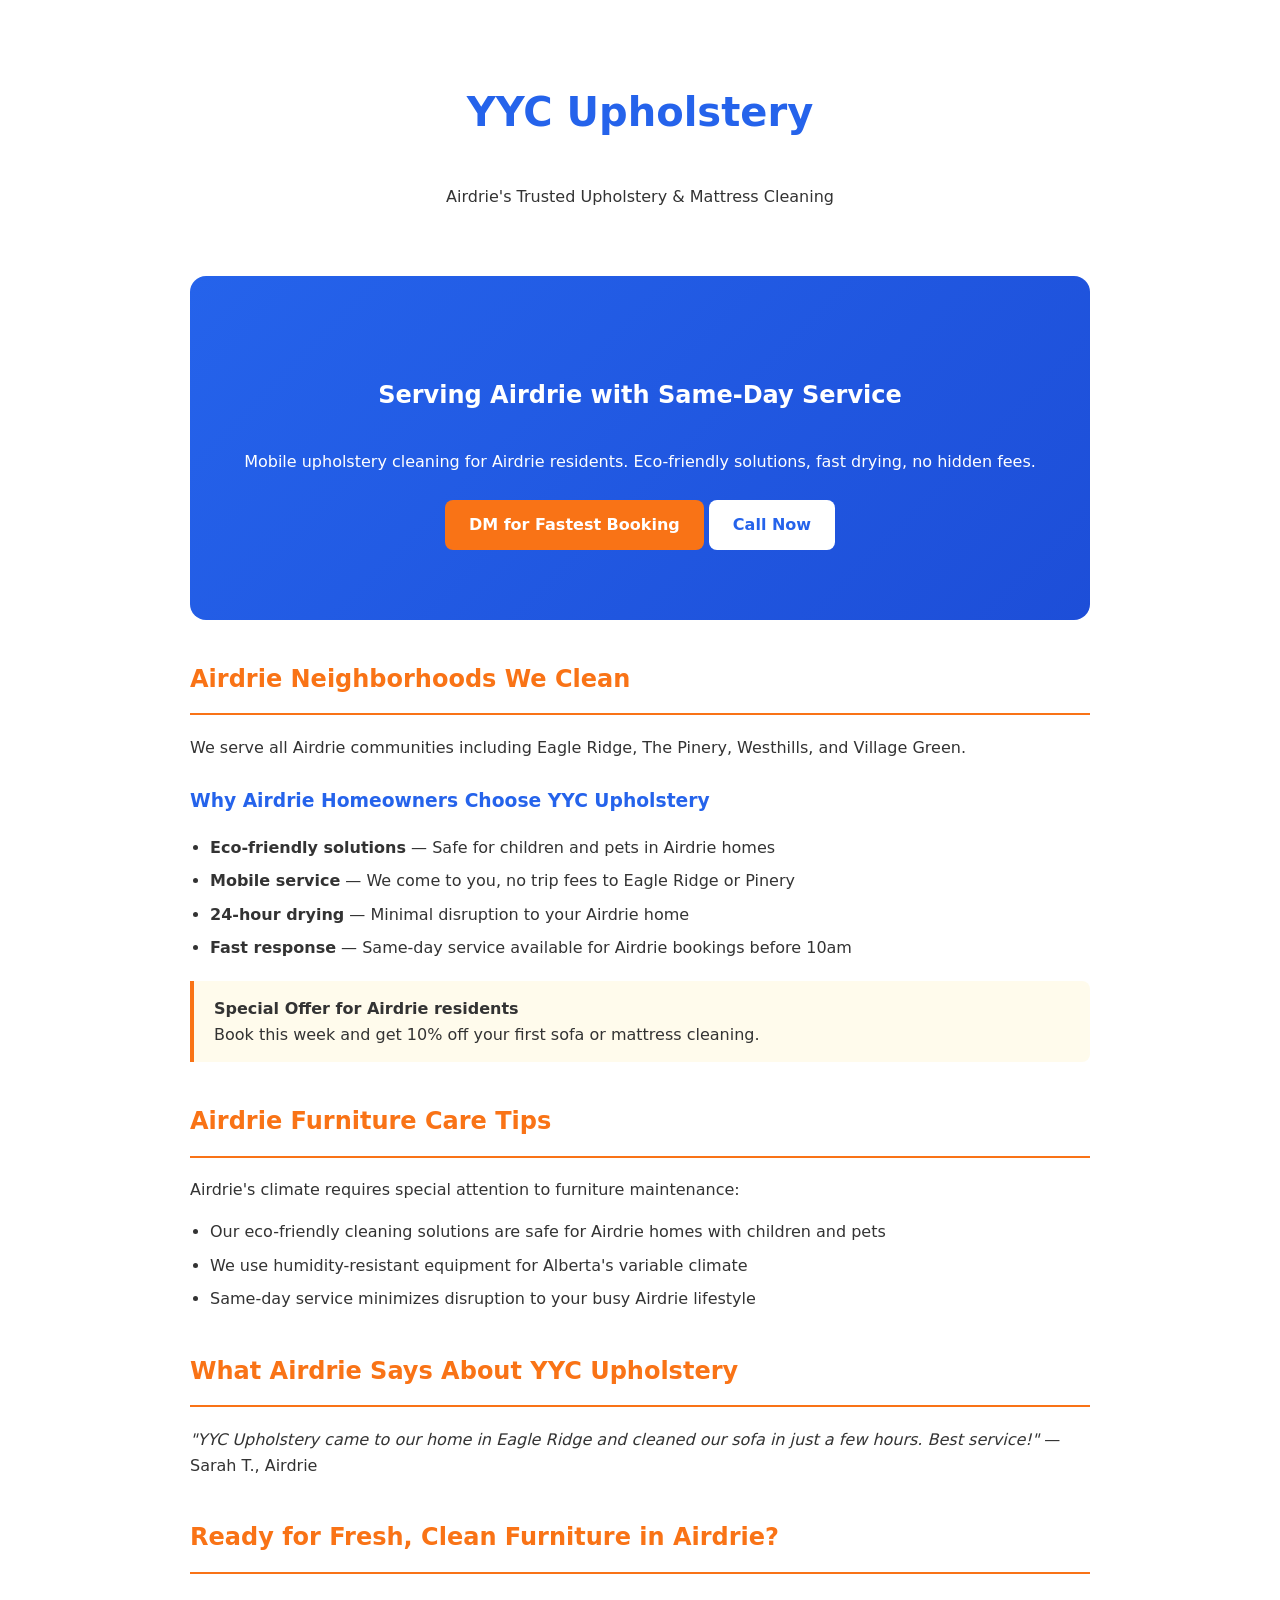
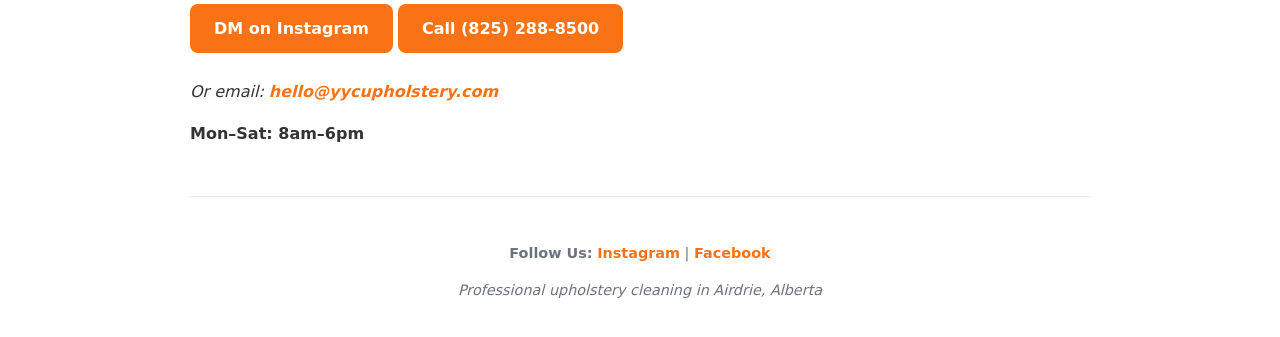
<file: community/airdrie.html>
<!DOCTYPE html>
<html lang="en">
<head>
  <meta charset="UTF-8">
  <meta name="viewport" content="width=device-width, initial-scale=1.0">
  <title>Airdrie Upholstery Cleaning | YYC Upholstery</title>
  <meta name="description" content="Sofa and mattress cleaning in Airdrie, AB. Mobile service with eco-friendly solutions. Fast, reliable upholstery cleaning for Airdrie residents.">
  <meta name="keywords" content="sofa cleaning Airdrie, mattress cleaning Airdrie, upholstery cleaning Airdrie, Airdrie cleaning service, Airdrie furniture cleaning">
  <style>
    body { font-family: system-ui, -apple-system, sans-serif; max-width: 900px; margin: 0 auto; padding: 20px; line-height: 1.6; background: #fff; color: #333; }
    h1 { color: #2563eb; text-align: center; font-size: 2.5em; margin: 40px 0; }
    h2 { border-bottom: 2px solid #f97316; padding-bottom: 15px; margin-top: 40px; color: #f97316; }
    h3 { margin-top: 25px; color: #2563eb; }
    a { color: #f97316; text-decoration: none; font-weight: 600; }
    a:hover { text-decoration: underline; }
    .btn { display: inline-block; padding: 12px 24px; background: #f97316; color: white; border-radius: 8px; text-decoration: none; margin: 10px 0; font-weight: 600; }
    .hero { text-align: center; padding: 60px 20px; background: linear-gradient(135deg, #2563eb 0%, #1d4ed8 100%); color: white; border-radius: 16px; margin: 30px 0; }
    .hero h2 { color: white; border: none; }
    ul, ol { padding-left: 20px; }
    li { margin: 8px 0; }
    .callout { background: #fffbec; border-left: 4px solid #f97316; padding: 15px 20px; margin: 20px 0; border-radius: 0 8px 8px 0; }
    footer { border-top: 1px solid #e5e7eb; padding-top: 30px; margin-top: 50px; font-size: 0.9em; color: #6b7280; text-align: center; }
    @media (max-width: 600px) { h1 { font-size: 1.8em; } .hero { padding: 30px 15px; } }
  </style>
<script type="application/ld+json">
{
  "@context": "https://schema.org",
  "@type": "Service",
  "name": "Upholstery Cleaning Airdrie",
  "serviceType": "Upholstery Cleaning",
  "provider": {
    "@type": "LocalBusiness",
    "name": "YYC Upholstery",
    "telephone": "+18252888500",
    "address": {
      "@type": "PostalAddress",
      "addressLocality": "Airdrie",
      "addressRegion": "AB",
      "addressCountry": "CA"
    }
  },
  "areaServed": "Airdrie, AB"
}
</script>
</head>
<body>
  <header style="text-align: center; padding: 20px;">
    <h1>YYC Upholstery</h1>
    <p>Airdrie's Trusted Upholstery & Mattress Cleaning</p>
  </header>

  <div class="hero">
    <h2>Serving Airdrie with Same-Day Service</h2>
    <p>Mobile upholstery cleaning for Airdrie residents. Eco-friendly solutions, fast drying, no hidden fees.</p>
    <a href="https://instagram.com/yycupholstery" class="btn">DM for Fastest Booking</a>
    <a href="tel:+18252888500" class="btn" style="background: #fff; color: #2563eb;">Call Now</a>
  </div>

  <h2>Airdrie Neighborhoods We Clean</h2>
  <p>We serve all Airdrie communities including Eagle Ridge, The Pinery, Westhills, and Village Green.</p>

  <h3>Why Airdrie Homeowners Choose YYC Upholstery</h3>
  <ul>
    <li><strong>Eco-friendly solutions</strong> — Safe for children and pets in Airdrie homes</li>
    <li><strong>Mobile service</strong> — We come to you, no trip fees to Eagle Ridge or Pinery</li>
    <li><strong>24-hour drying</strong> — Minimal disruption to your Airdrie home</li>
    <li><strong>Fast response</strong> — Same-day service available for Airdrie bookings before 10am</li>
  </ul>

  <div class="callout">
    <strong>Special Offer for Airdrie residents</strong><br>
    Book this week and get 10% off your first sofa or mattress cleaning.
  </div>

  <h2>Airdrie Furniture Care Tips</h2>
  <p>Airdrie's climate requires special attention to furniture maintenance:</p>
  <ul>
    <li>Our eco-friendly cleaning solutions are safe for Airdrie homes with children and pets</li>
    <li>We use humidity-resistant equipment for Alberta's variable climate</li>
    <li>Same-day service minimizes disruption to your busy Airdrie lifestyle</li>
  </ul>

  <h2>What Airdrie Says About YYC Upholstery</h2>
  <p><em>"YYC Upholstery came to our home in Eagle Ridge and cleaned our sofa in just a few hours. Best service!"</em> — Sarah T., Airdrie</p>

  <h2>Ready for Fresh, Clean Furniture in Airdrie?</h2>
  <a href="https://instagram.com/yycupholstery" class="btn">DM on Instagram</a>
  <a href="tel:+18252888500" class="btn">Call (825) 288-8500</a>
  <p><em>Or email: <a href="mailto:hello@yycupholstery.com">hello@yycupholstery.com</a></em></p>
  <p><strong>Mon–Sat: 8am–6pm</strong></p>

  <footer>
    <p><strong>Follow Us:</strong> <a href="https://instagram.com/yycupholstery">Instagram</a> | <a href="https://facebook.com/yycupholstery">Facebook</a></p>
    <p><em>Professional upholstery cleaning in Airdrie, Alberta</em></p>
  </footer>
</body>
</html>
</file>
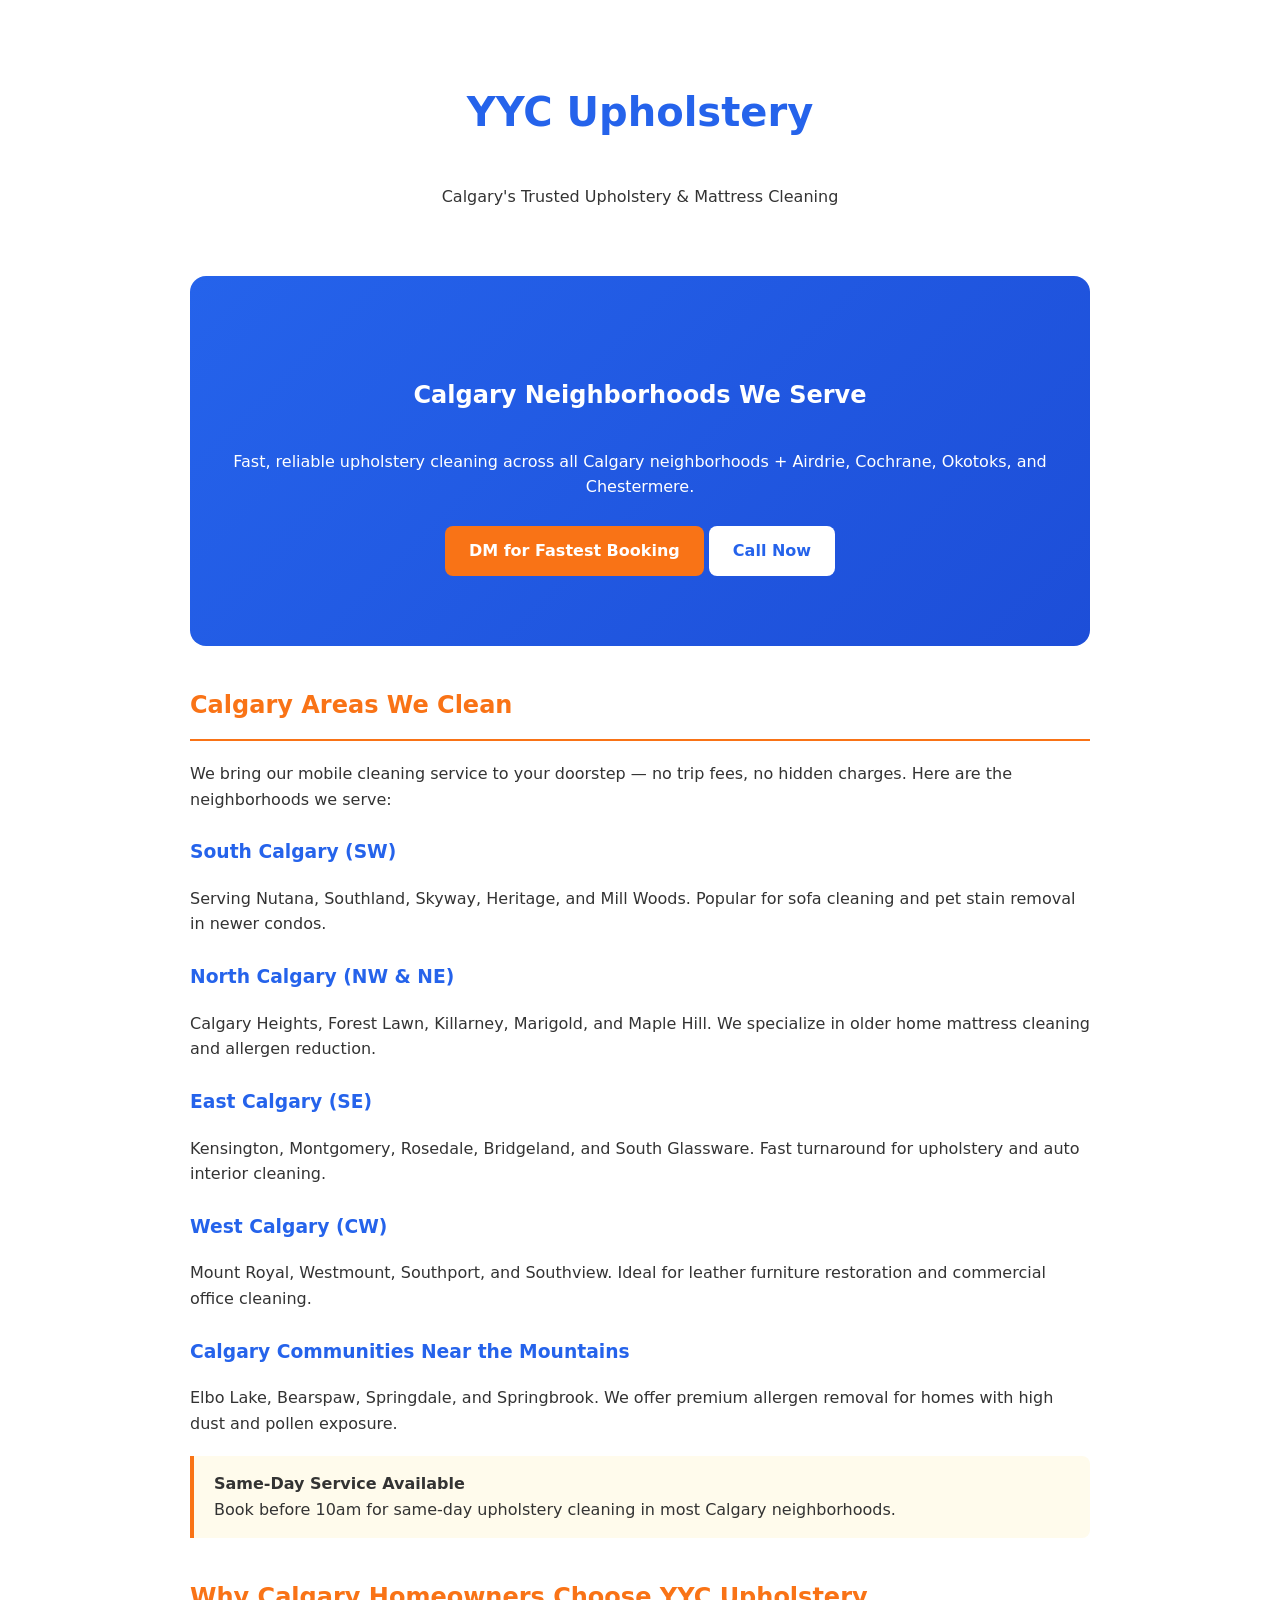
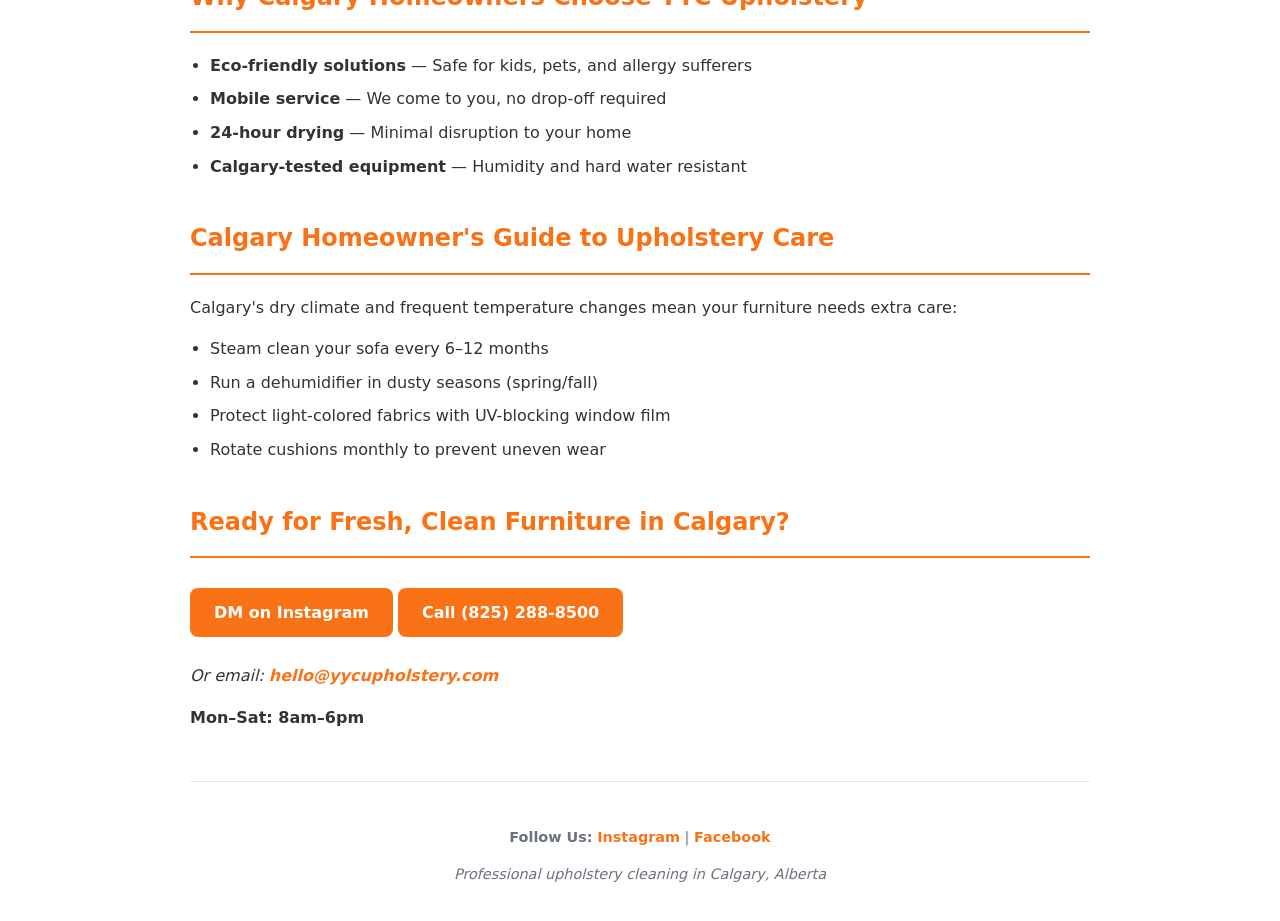
<file: community/calgary.html>
<!DOCTYPE html>
<html lang="en">
<head>
  <meta charset="UTF-8">
  <meta name="viewport" content="width=device-width, initial-scale=1.0">
  <title>Upholstery Cleaning Calgary | YYC Upholstery</title>
  <meta name="description" content="Professional upholstery and mattress cleaning in Calgary, Alberta. Serving all neighborhoods including SW, NW, NE, SE, and the Mountains.">
  <meta name="keywords" content="calgary upholstery cleaning, calgary mattress cleaning, sofa cleaning calgary, furniture cleaning calgary, calgary cleaning service">
  <style>
    body { font-family: system-ui, -apple-system, sans-serif; max-width: 900px; margin: 0 auto; padding: 20px; line-height: 1.6; background: #fff; color: #333; }
    h1 { color: #2563eb; text-align: center; font-size: 2.5em; margin: 40px 0; }
    h2 { border-bottom: 2px solid #f97316; padding-bottom: 15px; margin-top: 40px; color: #f97316; }
    h3 { margin-top: 25px; color: #2563eb; }
    a { color: #f97316; text-decoration: none; font-weight: 600; }
    a:hover { text-decoration: underline; }
    .btn { display: inline-block; padding: 12px 24px; background: #f97316; color: white; border-radius: 8px; text-decoration: none; margin: 10px 0; font-weight: 600; }
    .hero { text-align: center; padding: 60px 20px; background: linear-gradient(135deg, #2563eb 0%, #1d4ed8 100%); color: white; border-radius: 16px; margin: 30px 0; }
    .hero h2 { color: white; border: none; }
    ul, ol { padding-left: 20px; }
    li { margin: 8px 0; }
    .callout { background: #fffbec; border-left: 4px solid #f97316; padding: 15px 20px; margin: 20px 0; border-radius: 0 8px 8px 0; }
    footer { border-top: 1px solid #e5e7eb; padding-top: 30px; margin-top: 50px; font-size: 0.9em; color: #6b7280; text-align: center; }
    @media (max-width: 600px) { h1 { font-size: 1.8em; } .hero { padding: 30px 15px; } }
  </style>
<script type="application/ld+json">
{
  "@context": "https://schema.org",
  "@type": "Service",
  "name": "Upholstery Cleaning Calgary",
  "serviceType": "Upholstery Cleaning",
  "provider": {
    "@type": "LocalBusiness",
    "name": "YYC Upholstery",
    "telephone": "+18252888500",
    "address": {
      "@type": "PostalAddress",
      "addressLocality": "Calgary",
      "addressRegion": "AB",
      "addressCountry": "CA"
    }
  },
  "areaServed": "Calgary, AB"
}
</script>
</head>
<body>
  <header style="text-align: center; padding: 20px;">
    <h1>YYC Upholstery</h1>
    <p>Calgary's Trusted Upholstery & Mattress Cleaning</p>
  </header>

  <div class="hero">
    <h2>Calgary Neighborhoods We Serve</h2>
    <p>Fast, reliable upholstery cleaning across all Calgary neighborhoods + Airdrie, Cochrane, Okotoks, and Chestermere.</p>
    <a href="https://instagram.com/yycupholstery" class="btn">DM for Fastest Booking</a>
    <a href="tel:+18252888500" class="btn" style="background: #fff; color: #2563eb;">Call Now</a>
  </div>

  <h2>Calgary Areas We Clean</h2>
  <p>We bring our mobile cleaning service to your doorstep — no trip fees, no hidden charges. Here are the neighborhoods we serve:</p>

  <h3>South Calgary (SW)</h3>
  <p>Serving Nutana, Southland, Skyway, Heritage, and Mill Woods. Popular for sofa cleaning and pet stain removal in newer condos.</p>

  <h3>North Calgary (NW & NE)</h3>
  <p>Calgary Heights, Forest Lawn, Killarney, Marigold, and Maple Hill. We specialize in older home mattress cleaning and allergen reduction.</p>

  <h3>East Calgary (SE)</h3>
  <p>Kensington, Montgomery, Rosedale, Bridgeland, and South Glassware. Fast turnaround for upholstery and auto interior cleaning.</p>

  <h3>West Calgary (CW)</h3>
  <p>Mount Royal, Westmount, Southport, and Southview. Ideal for leather furniture restoration and commercial office cleaning.</p>

  <h3>Calgary Communities Near the Mountains</h3>
  <p>Elbo Lake, Bearspaw, Springdale, and Springbrook. We offer premium allergen removal for homes with high dust and pollen exposure.</p>

  <div class="callout">
    <strong>Same-Day Service Available</strong><br>
    Book before 10am for same-day upholstery cleaning in most Calgary neighborhoods.
  </div>

  <h2>Why Calgary Homeowners Choose YYC Upholstery</h2>
  <ul>
    <li><strong>Eco-friendly solutions</strong> — Safe for kids, pets, and allergy sufferers</li>
    <li><strong>Mobile service</strong> — We come to you, no drop-off required</li>
    <li><strong>24-hour drying</strong> — Minimal disruption to your home</li>
    <li><strong>Calgary-tested equipment</strong> — Humidity and hard water resistant</li>
  </ul>

  <h2>Calgary Homeowner's Guide to Upholstery Care</h2>
  <p>Calgary's dry climate and frequent temperature changes mean your furniture needs extra care:</p>
  <ul>
    <li>Steam clean your sofa every 6–12 months</li>
    <li>Run a dehumidifier in dusty seasons (spring/fall)</li>
    <li>Protect light-colored fabrics with UV-blocking window film</li>
    <li>Rotate cushions monthly to prevent uneven wear</li>
  </ul>

  <h2>Ready for Fresh, Clean Furniture in Calgary?</h2>
  <a href="https://instagram.com/yycupholstery" class="btn">DM on Instagram</a>
  <a href="tel:+18252888500" class="btn">Call (825) 288-8500</a>
  <p><em>Or email: <a href="mailto:hello@yycupholstery.com">hello@yycupholstery.com</a></em></p>
  <p><strong>Mon–Sat: 8am–6pm</strong></p>

  <footer>
    <p><strong>Follow Us:</strong> <a href="https://instagram.com/yycupholstery">Instagram</a> | <a href="https://facebook.com/yycupholstery">Facebook</a></p>
    <p><em>Professional upholstery cleaning in Calgary, Alberta</em></p>
  </footer>
</body>
</html>
</file>
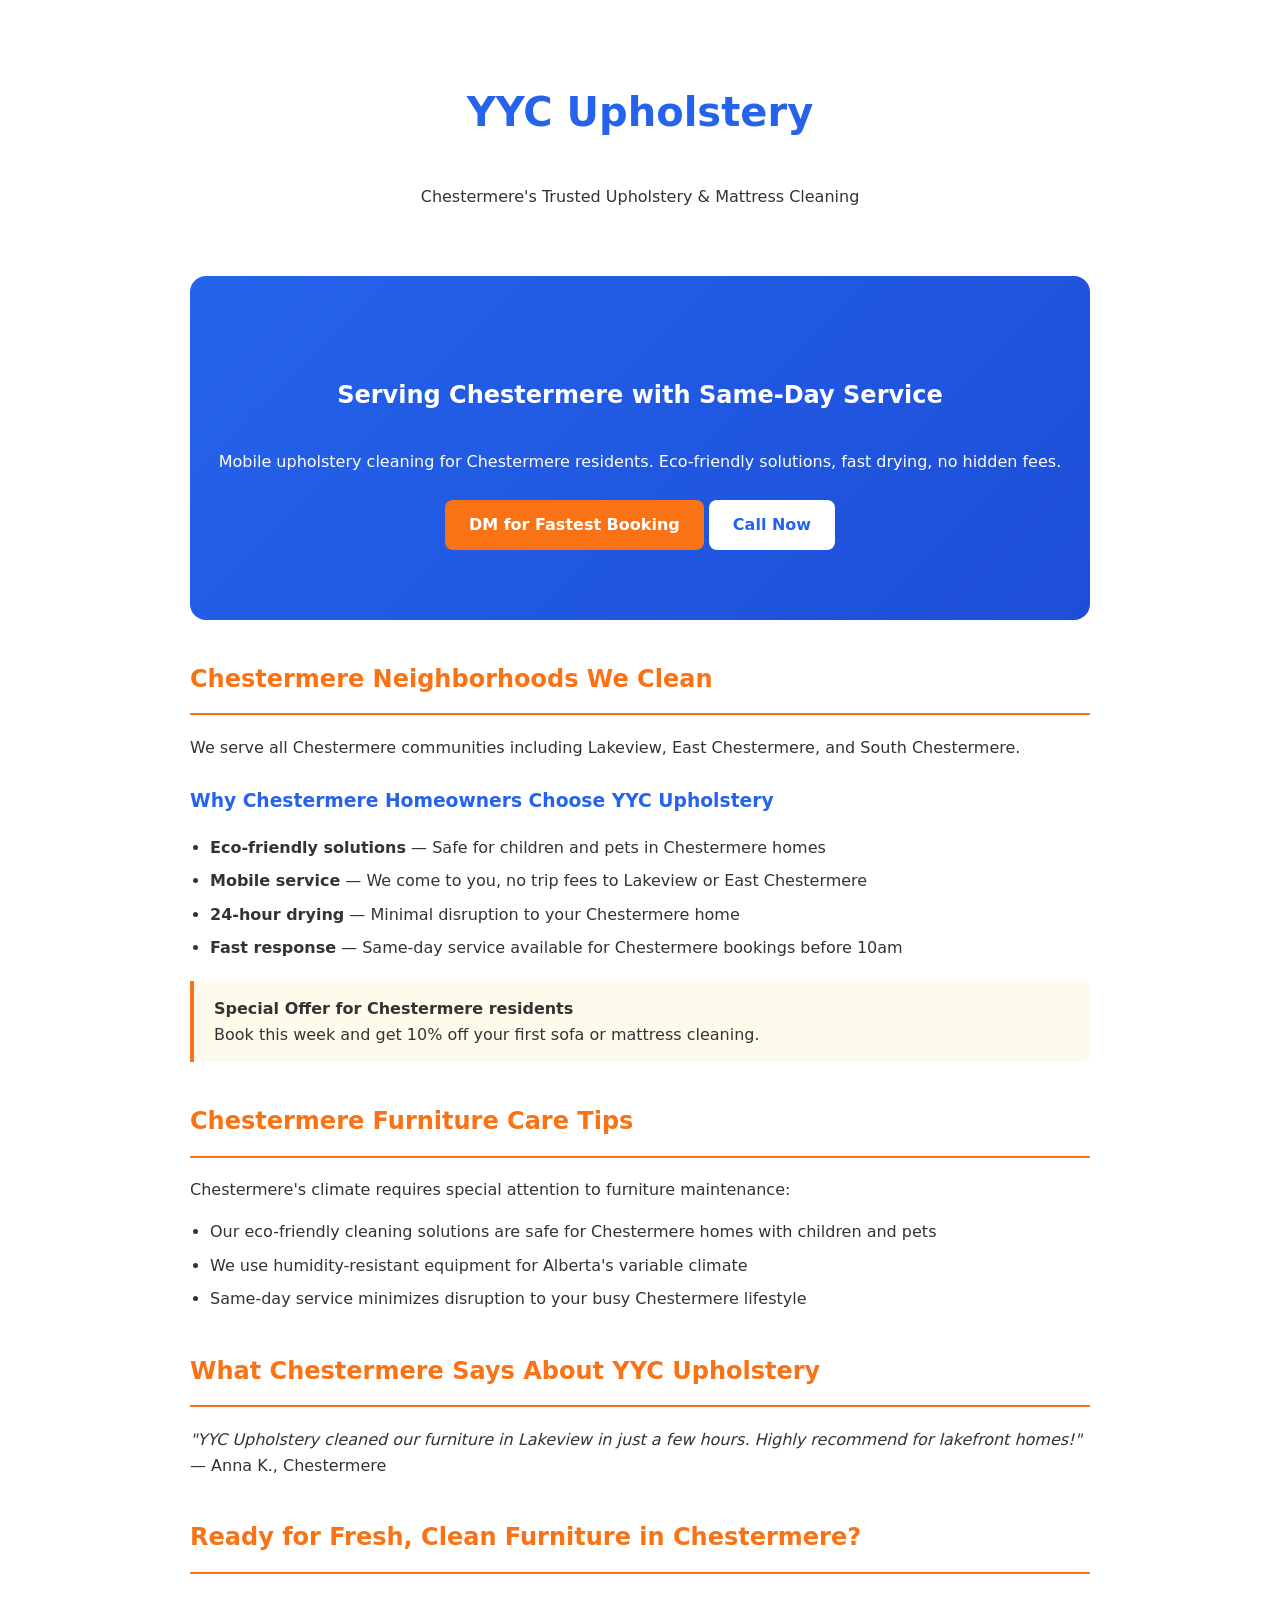
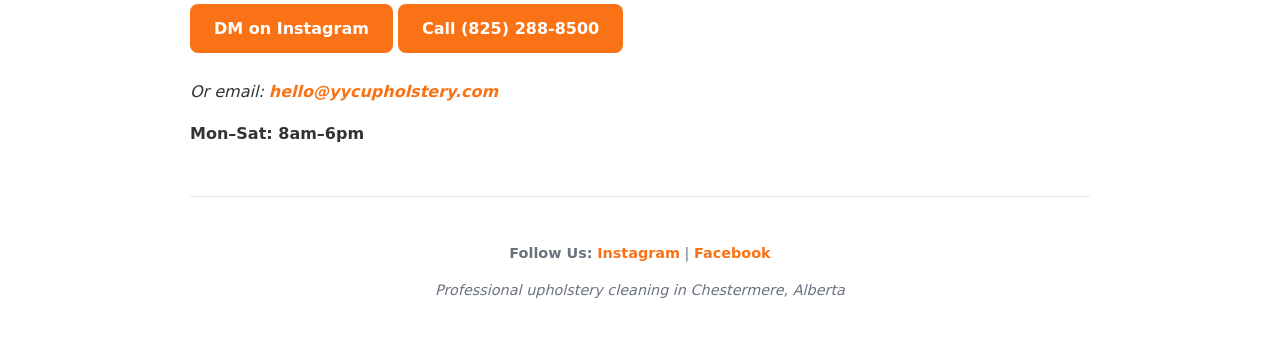
<file: community/chestermere.html>
<!DOCTYPE html>
<html lang="en">
<head>
  <meta charset="UTF-8">
  <meta name="viewport" content="width=device-width, initial-scale=1.0">
  <title>Chestermere Furniture Cleaning | YYC Upholstery</title>
  <meta name="description" content="Furniture and upholstery cleaning in Chestermere, AB. Mobile service with eco-friendly solutions. Fast, reliable cleaning for Chestermere residents.">
  <meta name="keywords" content="furniture cleaning Chestermere, upholstery cleaning Chestermere, sofa cleaning Chestermere, Chestermere cleaning service, Chestermere furniture cleaning">
  <style>
    body { font-family: system-ui, -apple-system, sans-serif; max-width: 900px; margin: 0 auto; padding: 20px; line-height: 1.6; background: #fff; color: #333; }
    h1 { color: #2563eb; text-align: center; font-size: 2.5em; margin: 40px 0; }
    h2 { border-bottom: 2px solid #f97316; padding-bottom: 15px; margin-top: 40px; color: #f97316; }
    h3 { margin-top: 25px; color: #2563eb; }
    a { color: #f97316; text-decoration: none; font-weight: 600; }
    a:hover { text-decoration: underline; }
    .btn { display: inline-block; padding: 12px 24px; background: #f97316; color: white; border-radius: 8px; text-decoration: none; margin: 10px 0; font-weight: 600; }
    .hero { text-align: center; padding: 60px 20px; background: linear-gradient(135deg, #2563eb 0%, #1d4ed8 100%); color: white; border-radius: 16px; margin: 30px 0; }
    .hero h2 { color: white; border: none; }
    ul, ol { padding-left: 20px; }
    li { margin: 8px 0; }
    .callout { background: #fffbec; border-left: 4px solid #f97316; padding: 15px 20px; margin: 20px 0; border-radius: 0 8px 8px 0; }
    footer { border-top: 1px solid #e5e7eb; padding-top: 30px; margin-top: 50px; font-size: 0.9em; color: #6b7280; text-align: center; }
    @media (max-width: 600px) { h1 { font-size: 1.8em; } .hero { padding: 30px 15px; } }
  </style>
<script type="application/ld+json">
{
  "@context": "https://schema.org",
  "@type": "Service",
  "name": "Upholstery Cleaning Chestermere",
  "serviceType": "Upholstery Cleaning",
  "provider": {
    "@type": "LocalBusiness",
    "name": "YYC Upholstery",
    "telephone": "+18252888500",
    "address": {
      "@type": "PostalAddress",
      "addressLocality": "Chestermere",
      "addressRegion": "AB",
      "addressCountry": "CA"
    }
  },
  "areaServed": "Chestermere, AB"
}
</script>
</head>
<body>
  <header style="text-align: center; padding: 20px;">
    <h1>YYC Upholstery</h1>
    <p>Chestermere's Trusted Upholstery & Mattress Cleaning</p>
  </header>

  <div class="hero">
    <h2>Serving Chestermere with Same-Day Service</h2>
    <p>Mobile upholstery cleaning for Chestermere residents. Eco-friendly solutions, fast drying, no hidden fees.</p>
    <a href="https://instagram.com/yycupholstery" class="btn">DM for Fastest Booking</a>
    <a href="tel:+18252888500" class="btn" style="background: #fff; color: #2563eb;">Call Now</a>
  </div>

  <h2>Chestermere Neighborhoods We Clean</h2>
  <p>We serve all Chestermere communities including Lakeview, East Chestermere, and South Chestermere.</p>

  <h3>Why Chestermere Homeowners Choose YYC Upholstery</h3>
  <ul>
    <li><strong>Eco-friendly solutions</strong> — Safe for children and pets in Chestermere homes</li>
    <li><strong>Mobile service</strong> — We come to you, no trip fees to Lakeview or East Chestermere</li>
    <li><strong>24-hour drying</strong> — Minimal disruption to your Chestermere home</li>
    <li><strong>Fast response</strong> — Same-day service available for Chestermere bookings before 10am</li>
  </ul>

  <div class="callout">
    <strong>Special Offer for Chestermere residents</strong><br>
    Book this week and get 10% off your first sofa or mattress cleaning.
  </div>

  <h2>Chestermere Furniture Care Tips</h2>
  <p>Chestermere's climate requires special attention to furniture maintenance:</p>
  <ul>
    <li>Our eco-friendly cleaning solutions are safe for Chestermere homes with children and pets</li>
    <li>We use humidity-resistant equipment for Alberta's variable climate</li>
    <li>Same-day service minimizes disruption to your busy Chestermere lifestyle</li>
  </ul>

  <h2>What Chestermere Says About YYC Upholstery</h2>
  <p><em>"YYC Upholstery cleaned our furniture in Lakeview in just a few hours. Highly recommend for lakefront homes!"</em> — Anna K., Chestermere</p>

  <h2>Ready for Fresh, Clean Furniture in Chestermere?</h2>
  <a href="https://instagram.com/yycupholstery" class="btn">DM on Instagram</a>
  <a href="tel:+18252888500" class="btn">Call (825) 288-8500</a>
  <p><em>Or email: <a href="mailto:hello@yycupholstery.com">hello@yycupholstery.com</a></em></p>
  <p><strong>Mon–Sat: 8am–6pm</strong></p>

  <footer>
    <p><strong>Follow Us:</strong> <a href="https://instagram.com/yycupholstery">Instagram</a> | <a href="https://facebook.com/yycupholstery">Facebook</a></p>
    <p><em>Professional upholstery cleaning in Chestermere, Alberta</em></p>
  </footer>
</body>
</html>
</file>
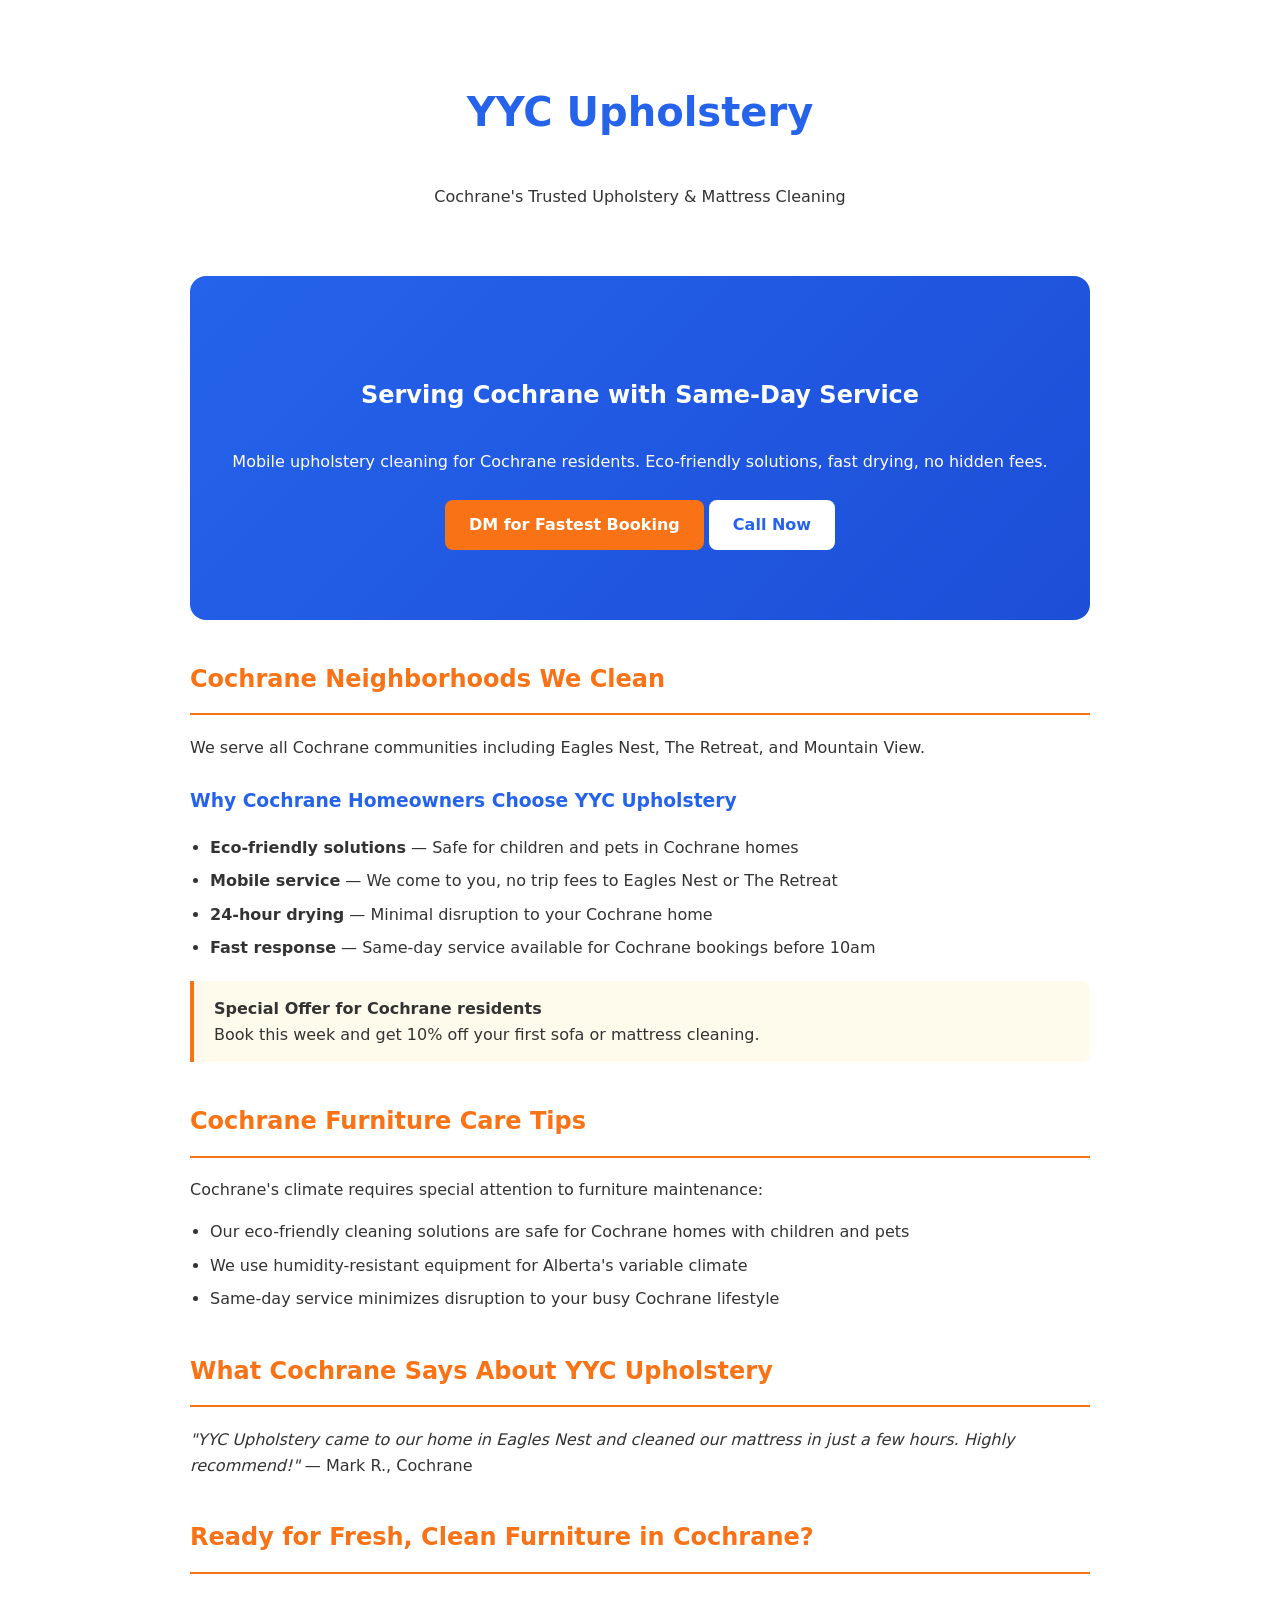
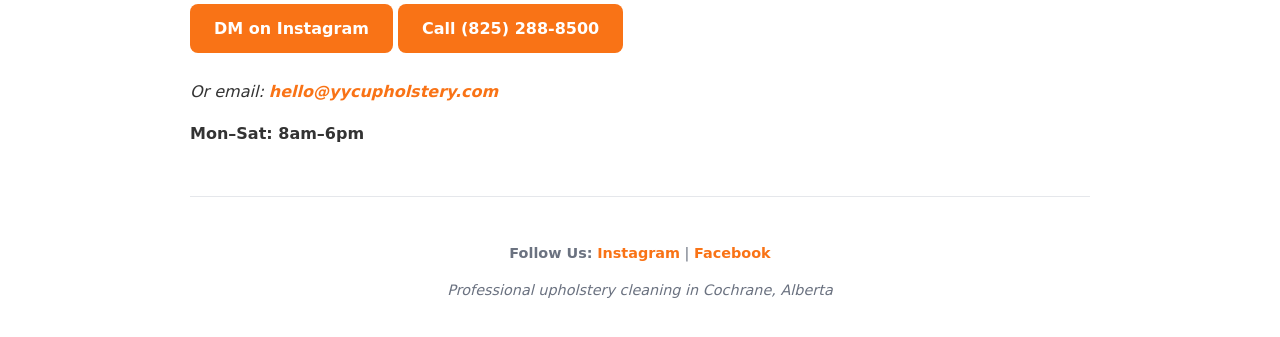
<file: community/cochrane.html>
<!DOCTYPE html>
<html lang="en">
<head>
  <meta charset="UTF-8">
  <meta name="viewport" content="width=device-width, initial-scale=1.0">
  <title>Cochrane Mattress Cleaning | YYC Upholstery</title>
  <meta name="description" content="Mattress and upholstery cleaning in Cochrane, AB. Mobile service with eco-friendly solutions. Fast, reliable cleaning for Cochrane residents.">
  <meta name="keywords" content="mattress cleaning Cochrane, sofa cleaning Cochrane, upholstery cleaning Cochrane, Cochrane cleaning service, Cochrane furniture cleaning">
  <style>
    body { font-family: system-ui, -apple-system, sans-serif; max-width: 900px; margin: 0 auto; padding: 20px; line-height: 1.6; background: #fff; color: #333; }
    h1 { color: #2563eb; text-align: center; font-size: 2.5em; margin: 40px 0; }
    h2 { border-bottom: 2px solid #f97316; padding-bottom: 15px; margin-top: 40px; color: #f97316; }
    h3 { margin-top: 25px; color: #2563eb; }
    a { color: #f97316; text-decoration: none; font-weight: 600; }
    a:hover { text-decoration: underline; }
    .btn { display: inline-block; padding: 12px 24px; background: #f97316; color: white; border-radius: 8px; text-decoration: none; margin: 10px 0; font-weight: 600; }
    .hero { text-align: center; padding: 60px 20px; background: linear-gradient(135deg, #2563eb 0%, #1d4ed8 100%); color: white; border-radius: 16px; margin: 30px 0; }
    .hero h2 { color: white; border: none; }
    ul, ol { padding-left: 20px; }
    li { margin: 8px 0; }
    .callout { background: #fffbec; border-left: 4px solid #f97316; padding: 15px 20px; margin: 20px 0; border-radius: 0 8px 8px 0; }
    footer { border-top: 1px solid #e5e7eb; padding-top: 30px; margin-top: 50px; font-size: 0.9em; color: #6b7280; text-align: center; }
    @media (max-width: 600px) { h1 { font-size: 1.8em; } .hero { padding: 30px 15px; } }
  </style>
<script type="application/ld+json">
{
  "@context": "https://schema.org",
  "@type": "Service",
  "name": "Upholstery Cleaning Cochrane",
  "serviceType": "Upholstery Cleaning",
  "provider": {
    "@type": "LocalBusiness",
    "name": "YYC Upholstery",
    "telephone": "+18252888500",
    "address": {
      "@type": "PostalAddress",
      "addressLocality": "Cochrane",
      "addressRegion": "AB",
      "addressCountry": "CA"
    }
  },
  "areaServed": "Cochrane, AB"
}
</script>
</head>
<body>
  <header style="text-align: center; padding: 20px;">
    <h1>YYC Upholstery</h1>
    <p>Cochrane's Trusted Upholstery & Mattress Cleaning</p>
  </header>

  <div class="hero">
    <h2>Serving Cochrane with Same-Day Service</h2>
    <p>Mobile upholstery cleaning for Cochrane residents. Eco-friendly solutions, fast drying, no hidden fees.</p>
    <a href="https://instagram.com/yycupholstery" class="btn">DM for Fastest Booking</a>
    <a href="tel:+18252888500" class="btn" style="background: #fff; color: #2563eb;">Call Now</a>
  </div>

  <h2>Cochrane Neighborhoods We Clean</h2>
  <p>We serve all Cochrane communities including Eagles Nest, The Retreat, and Mountain View.</p>

  <h3>Why Cochrane Homeowners Choose YYC Upholstery</h3>
  <ul>
    <li><strong>Eco-friendly solutions</strong> — Safe for children and pets in Cochrane homes</li>
    <li><strong>Mobile service</strong> — We come to you, no trip fees to Eagles Nest or The Retreat</li>
    <li><strong>24-hour drying</strong> — Minimal disruption to your Cochrane home</li>
    <li><strong>Fast response</strong> — Same-day service available for Cochrane bookings before 10am</li>
  </ul>

  <div class="callout">
    <strong>Special Offer for Cochrane residents</strong><br>
    Book this week and get 10% off your first sofa or mattress cleaning.
  </div>

  <h2>Cochrane Furniture Care Tips</h2>
  <p>Cochrane's climate requires special attention to furniture maintenance:</p>
  <ul>
    <li>Our eco-friendly cleaning solutions are safe for Cochrane homes with children and pets</li>
    <li>We use humidity-resistant equipment for Alberta's variable climate</li>
    <li>Same-day service minimizes disruption to your busy Cochrane lifestyle</li>
  </ul>

  <h2>What Cochrane Says About YYC Upholstery</h2>
  <p><em>"YYC Upholstery came to our home in Eagles Nest and cleaned our mattress in just a few hours. Highly recommend!"</em> — Mark R., Cochrane</p>

  <h2>Ready for Fresh, Clean Furniture in Cochrane?</h2>
  <a href="https://instagram.com/yycupholstery" class="btn">DM on Instagram</a>
  <a href="tel:+18252888500" class="btn">Call (825) 288-8500</a>
  <p><em>Or email: <a href="mailto:hello@yycupholstery.com">hello@yycupholstery.com</a></em></p>
  <p><strong>Mon–Sat: 8am–6pm</strong></p>

  <footer>
    <p><strong>Follow Us:</strong> <a href="https://instagram.com/yycupholstery">Instagram</a> | <a href="https://facebook.com/yycupholstery">Facebook</a></p>
    <p><em>Professional upholstery cleaning in Cochrane, Alberta</em></p>
  </footer>
</body>
</html>
</file>
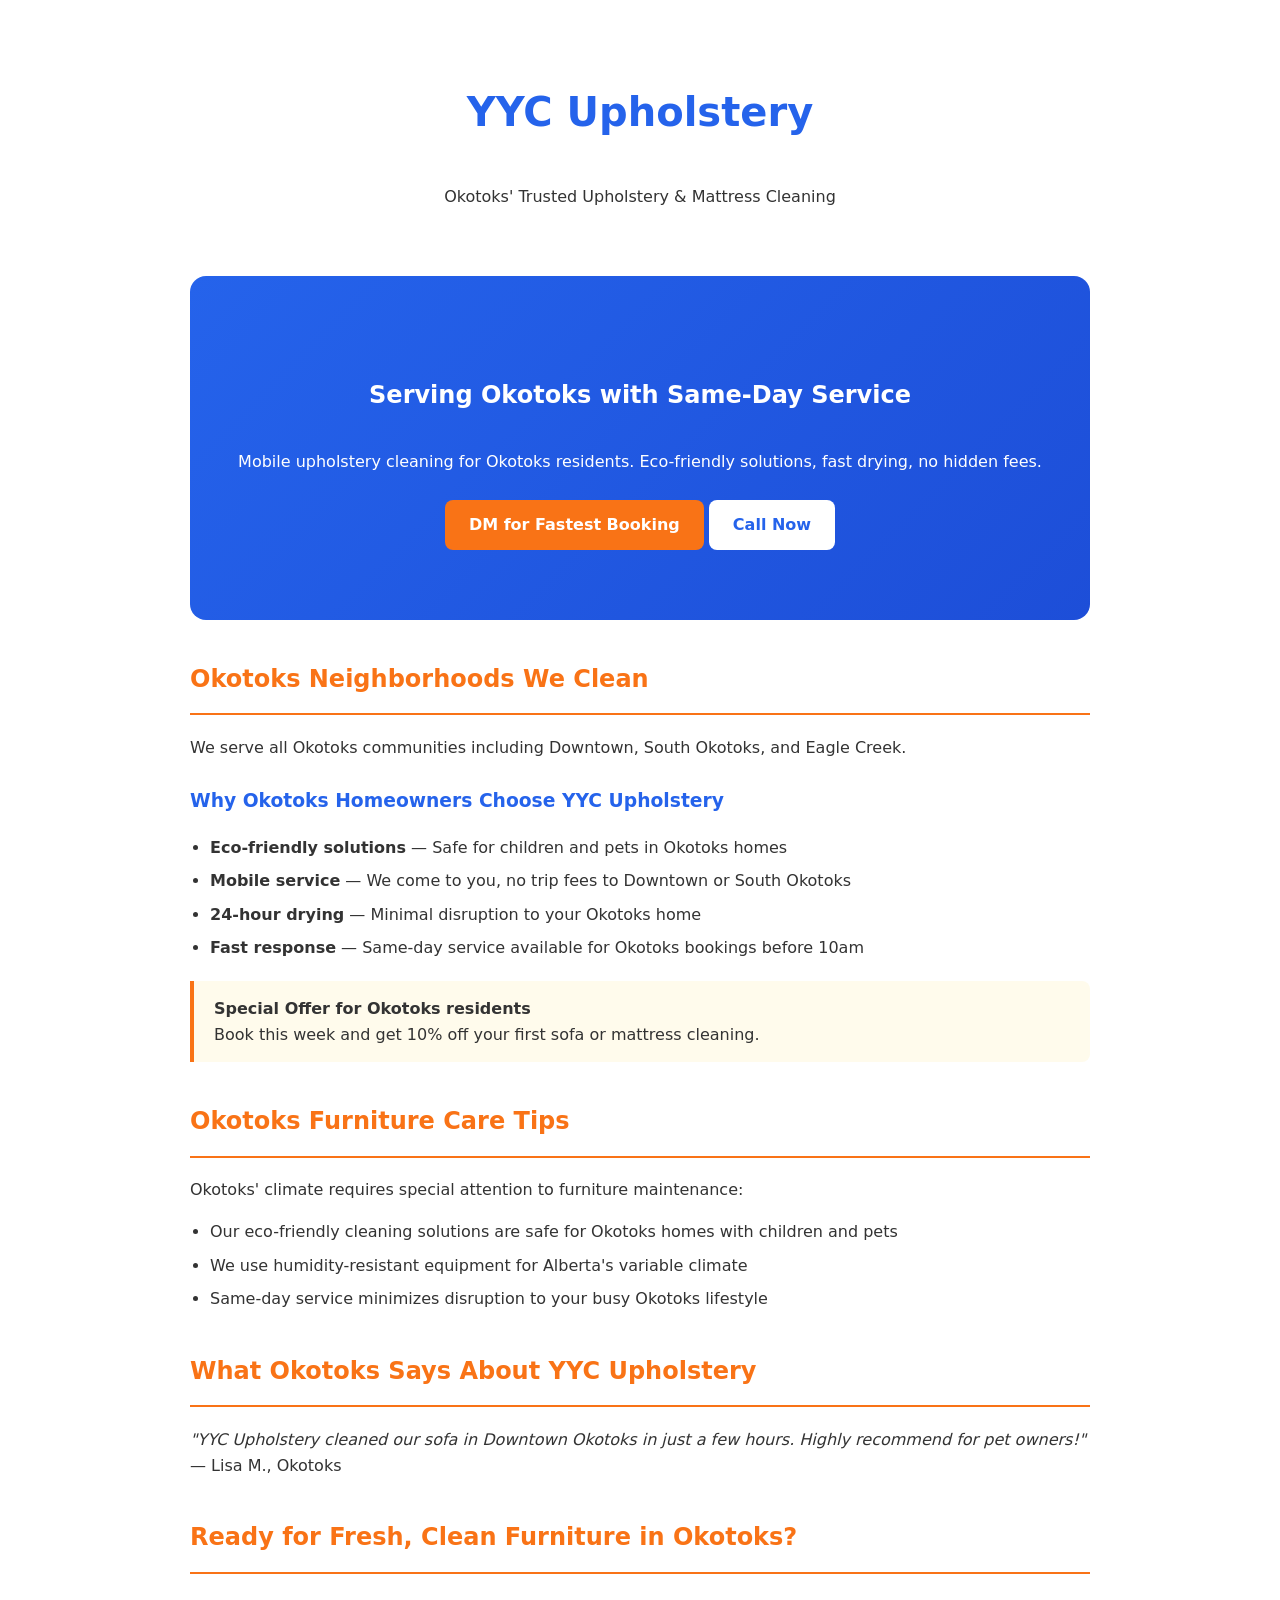
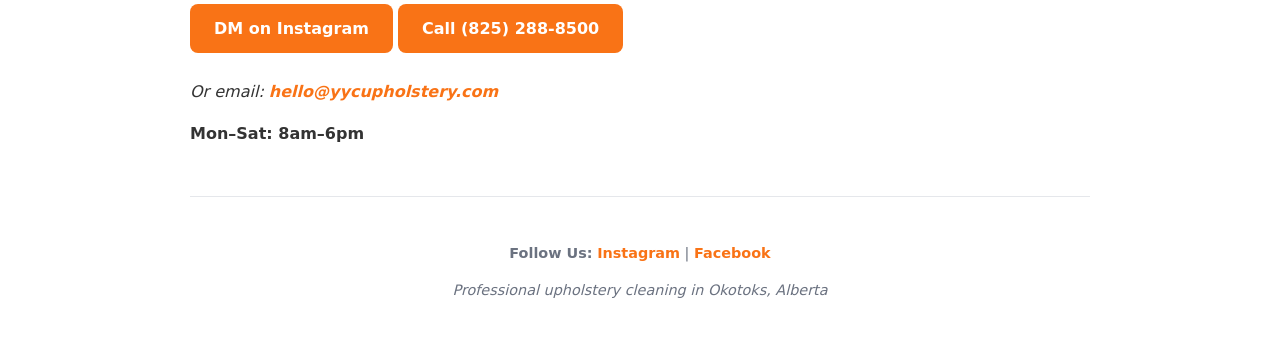
<file: community/okotoks.html>
<!DOCTYPE html>
<html lang="en">
<head>
  <meta charset="UTF-8">
  <meta name="viewport" content="width=device-width, initial-scale=1.0">
  <title>Okotoks Sofa Cleaning | YYC Upholstery</title>
  <meta name="description" content="Sofa and upholstery cleaning in Okotoks, AB. Mobile service with eco-friendly solutions. Fast, reliable cleaning for Okotoks residents.">
  <meta name="keywords" content="sofa cleaning Okotoks, upholstery cleaning Okotoks, furniture cleaning Okotoks, Okotoks cleaning service, Okotoks furniture cleaning">
  <style>
    body { font-family: system-ui, -apple-system, sans-serif; max-width: 900px; margin: 0 auto; padding: 20px; line-height: 1.6; background: #fff; color: #333; }
    h1 { color: #2563eb; text-align: center; font-size: 2.5em; margin: 40px 0; }
    h2 { border-bottom: 2px solid #f97316; padding-bottom: 15px; margin-top: 40px; color: #f97316; }
    h3 { margin-top: 25px; color: #2563eb; }
    a { color: #f97316; text-decoration: none; font-weight: 600; }
    a:hover { text-decoration: underline; }
    .btn { display: inline-block; padding: 12px 24px; background: #f97316; color: white; border-radius: 8px; text-decoration: none; margin: 10px 0; font-weight: 600; }
    .hero { text-align: center; padding: 60px 20px; background: linear-gradient(135deg, #2563eb 0%, #1d4ed8 100%); color: white; border-radius: 16px; margin: 30px 0; }
    .hero h2 { color: white; border: none; }
    ul, ol { padding-left: 20px; }
    li { margin: 8px 0; }
    .callout { background: #fffbec; border-left: 4px solid #f97316; padding: 15px 20px; margin: 20px 0; border-radius: 0 8px 8px 0; }
    footer { border-top: 1px solid #e5e7eb; padding-top: 30px; margin-top: 50px; font-size: 0.9em; color: #6b7280; text-align: center; }
    @media (max-width: 600px) { h1 { font-size: 1.8em; } .hero { padding: 30px 15px; } }
  </style>
<script type="application/ld+json">
{
  "@context": "https://schema.org",
  "@type": "Service",
  "name": "Upholstery Cleaning Okotoks",
  "serviceType": "Upholstery Cleaning",
  "provider": {
    "@type": "LocalBusiness",
    "name": "YYC Upholstery",
    "telephone": "+18252888500",
    "address": {
      "@type": "PostalAddress",
      "addressLocality": "Okotoks",
      "addressRegion": "AB",
      "addressCountry": "CA"
    }
  },
  "areaServed": "Okotoks, AB"
}
</script>
</head>
<body>
  <header style="text-align: center; padding: 20px;">
    <h1>YYC Upholstery</h1>
    <p>Okotoks' Trusted Upholstery & Mattress Cleaning</p>
  </header>

  <div class="hero">
    <h2>Serving Okotoks with Same-Day Service</h2>
    <p>Mobile upholstery cleaning for Okotoks residents. Eco-friendly solutions, fast drying, no hidden fees.</p>
    <a href="https://instagram.com/yycupholstery" class="btn">DM for Fastest Booking</a>
    <a href="tel:+18252888500" class="btn" style="background: #fff; color: #2563eb;">Call Now</a>
  </div>

  <h2>Okotoks Neighborhoods We Clean</h2>
  <p>We serve all Okotoks communities including Downtown, South Okotoks, and Eagle Creek.</p>

  <h3>Why Okotoks Homeowners Choose YYC Upholstery</h3>
  <ul>
    <li><strong>Eco-friendly solutions</strong> — Safe for children and pets in Okotoks homes</li>
    <li><strong>Mobile service</strong> — We come to you, no trip fees to Downtown or South Okotoks</li>
    <li><strong>24-hour drying</strong> — Minimal disruption to your Okotoks home</li>
    <li><strong>Fast response</strong> — Same-day service available for Okotoks bookings before 10am</li>
  </ul>

  <div class="callout">
    <strong>Special Offer for Okotoks residents</strong><br>
    Book this week and get 10% off your first sofa or mattress cleaning.
  </div>

  <h2>Okotoks Furniture Care Tips</h2>
  <p>Okotoks' climate requires special attention to furniture maintenance:</p>
  <ul>
    <li>Our eco-friendly cleaning solutions are safe for Okotoks homes with children and pets</li>
    <li>We use humidity-resistant equipment for Alberta's variable climate</li>
    <li>Same-day service minimizes disruption to your busy Okotoks lifestyle</li>
  </ul>

  <h2>What Okotoks Says About YYC Upholstery</h2>
  <p><em>"YYC Upholstery cleaned our sofa in Downtown Okotoks in just a few hours. Highly recommend for pet owners!"</em> — Lisa M., Okotoks</p>

  <h2>Ready for Fresh, Clean Furniture in Okotoks?</h2>
  <a href="https://instagram.com/yycupholstery" class="btn">DM on Instagram</a>
  <a href="tel:+18252888500" class="btn">Call (825) 288-8500</a>
  <p><em>Or email: <a href="mailto:hello@yycupholstery.com">hello@yycupholstery.com</a></em></p>
  <p><strong>Mon–Sat: 8am–6pm</strong></p>

  <footer>
    <p><strong>Follow Us:</strong> <a href="https://instagram.com/yycupholstery">Instagram</a> | <a href="https://facebook.com/yycupholstery">Facebook</a></p>
    <p><em>Professional upholstery cleaning in Okotoks, Alberta</em></p>
  </footer>
</body>
</html>
</file>
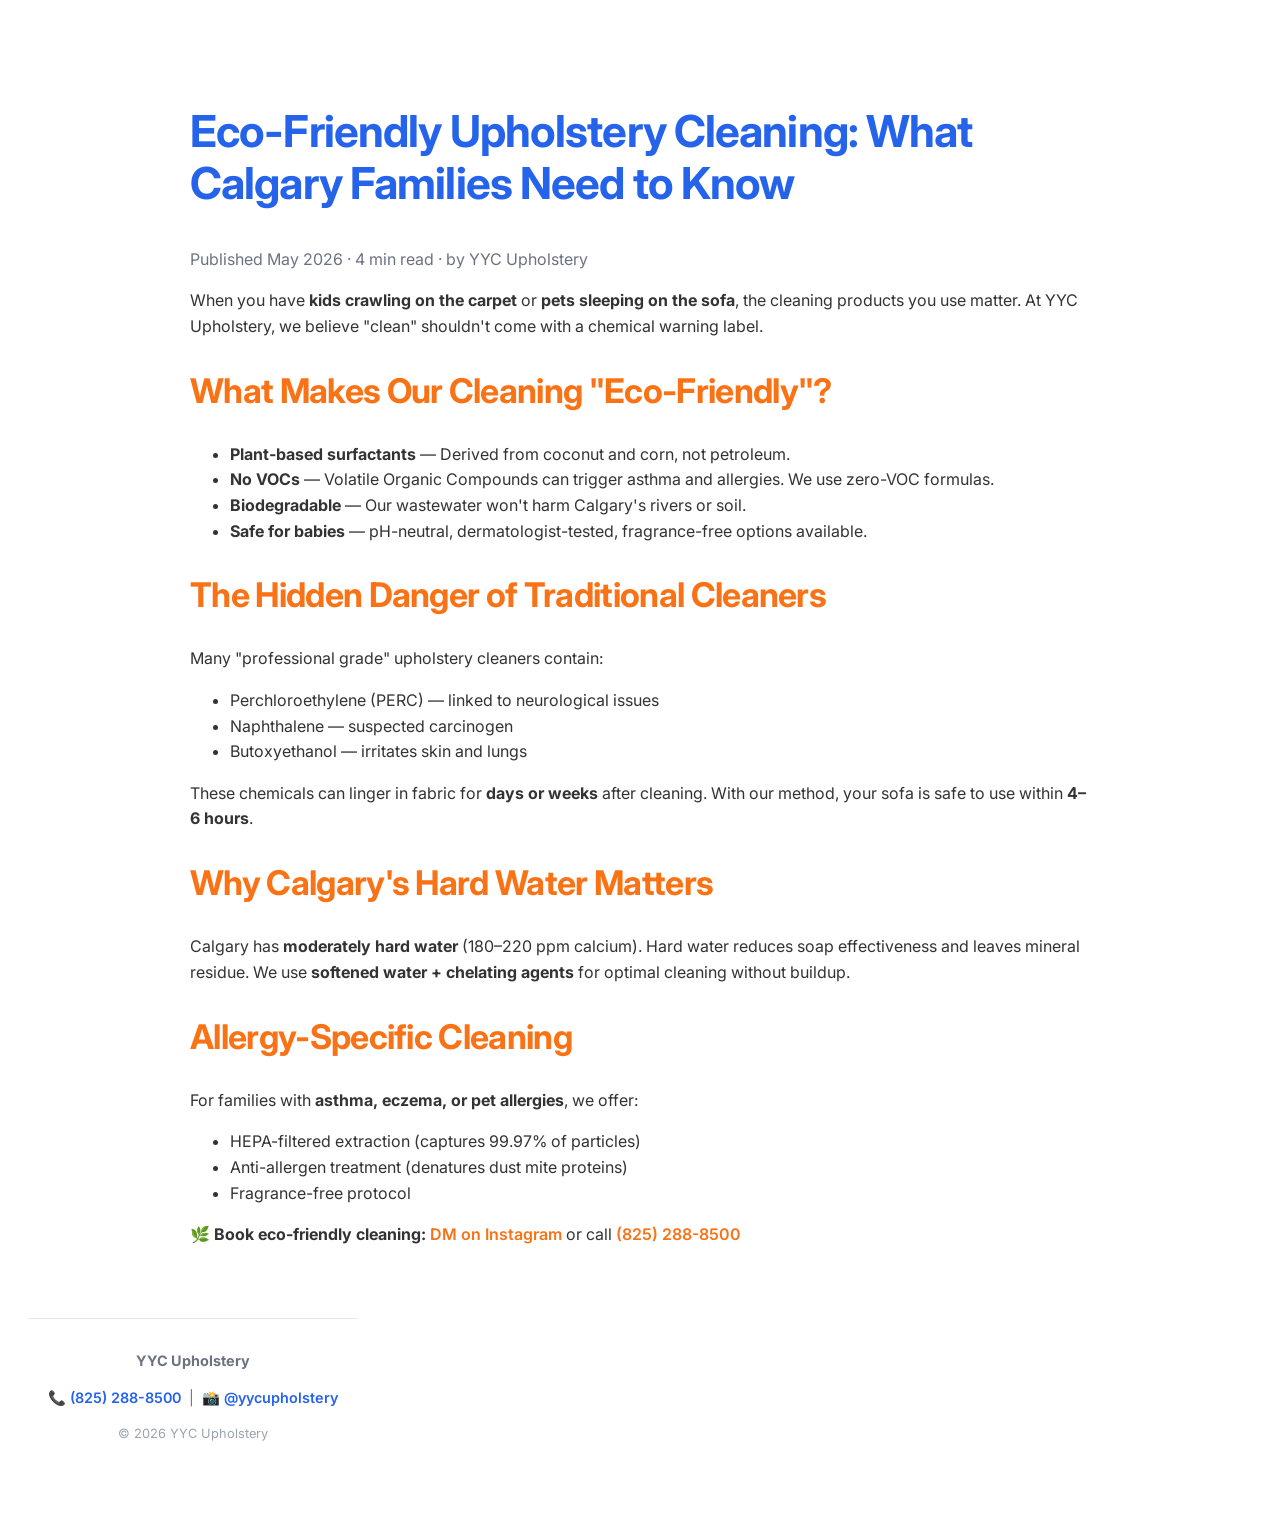
<file: public/blog/eco-friendly-upholstery-cleaning.html>
<!doctype html>
<html lang="en">
<head>
  <meta charset="UTF-8">
  <meta name="viewport" content="width=device-width, initial-scale=1.0">
  <title>Eco-Friendly Upholstery Cleaning Calgary | Safe for Kids & Pets | YYC</title>
  <meta name="description" content="What 'eco-friendly' really means for upholstery cleaning. Non-toxic solutions, green certifications, and why it matters for Calgary families with kids and pets.">
  <link rel="canonical" href="https://yycupholstery.com/blog/eco-friendly-upholstery-cleaning.html">
  <link rel="preconnect" href="https://fonts.googleapis.com">
  <link href="https://fonts.googleapis.com/css2?family=Inter:wght@400;500;600;700;800&display=swap" rel="stylesheet">
  <link rel="stylesheet" href="../styles.css">
</head>
<body>
  <div class="container" style="padding-top: 40px;">
    <article>
      <h1 style="color: var(--color-primary);">Eco-Friendly Upholstery Cleaning: What Calgary Families Need to Know</h1>
      <p style="color: var(--color-fg-muted);">Published May 2026 · 4 min read · by YYC Upholstery</p>
      
      <p>When you have <strong>kids crawling on the carpet</strong> or <strong>pets sleeping on the sofa</strong>, the cleaning products you use matter. At YYC Upholstery, we believe "clean" shouldn't come with a chemical warning label.</p>
      
      <h2 style="color: var(--color-accent);">What Makes Our Cleaning "Eco-Friendly"?</h2>
      <ul>
        <li><strong>Plant-based surfactants</strong> — Derived from coconut and corn, not petroleum.</li>
        <li><strong>No VOCs</strong> — Volatile Organic Compounds can trigger asthma and allergies. We use zero-VOC formulas.</li>
        <li><strong>Biodegradable</strong> — Our wastewater won't harm Calgary's rivers or soil.</li>
        <li><strong>Safe for babies</strong> — pH-neutral, dermatologist-tested, fragrance-free options available.</li>
      </ul>
      
      <h2 style="color: var(--color-accent);">The Hidden Danger of Traditional Cleaners</h2>
      <p>Many "professional grade" upholstery cleaners contain:</p>
      <ul>
        <li>Perchloroethylene (PERC) — linked to neurological issues</li>
        <li>Naphthalene — suspected carcinogen</li>
        <li>Butoxyethanol — irritates skin and lungs</li>
      </ul>
      <p>These chemicals can linger in fabric for <strong>days or weeks</strong> after cleaning. With our method, your sofa is safe to use within <strong>4–6 hours</strong>.</p>
      
      <h2 style="color: var(--color-accent);">Why Calgary's Hard Water Matters</h2>
      <p>Calgary has <strong>moderately hard water</strong> (180–220 ppm calcium). Hard water reduces soap effectiveness and leaves mineral residue. We use <strong>softened water + chelating agents</strong> for optimal cleaning without buildup.</p>
      
      <h2 style="color: var(--color-accent);">Allergy-Specific Cleaning</h2>
      <p>For families with <strong>asthma, eczema, or pet allergies</strong>, we offer:</p>
      <ul>
        <li>HEPA-filtered extraction (captures 99.97% of particles)</li>
        <li>Anti-allergen treatment (denatures dust mite proteins)</li>
        <li>Fragrance-free protocol</li>
      </ul>
      
      <p>🌿 <strong>Book eco-friendly cleaning:</strong> <a href="https://instagram.com/yycupholstery">DM on Instagram</a> or call <a href="tel:+18252888500">(825) 288-8500</a></p>
    </article>
  </div>
  <footer>
    <p><strong>YYC Upholstery</strong></p>
    <p>📞 <a href="tel:+18252888500">(825) 288-8500</a> &nbsp;|&nbsp; 📸 <a href="https://instagram.com/yycupholstery">@yycupholstery</a></p>
    <p style="margin-top:10px;font-size:0.8rem;color:#9ca3af;">© 2026 YYC Upholstery</p>
  </footer>
</body>
</html>
</file>
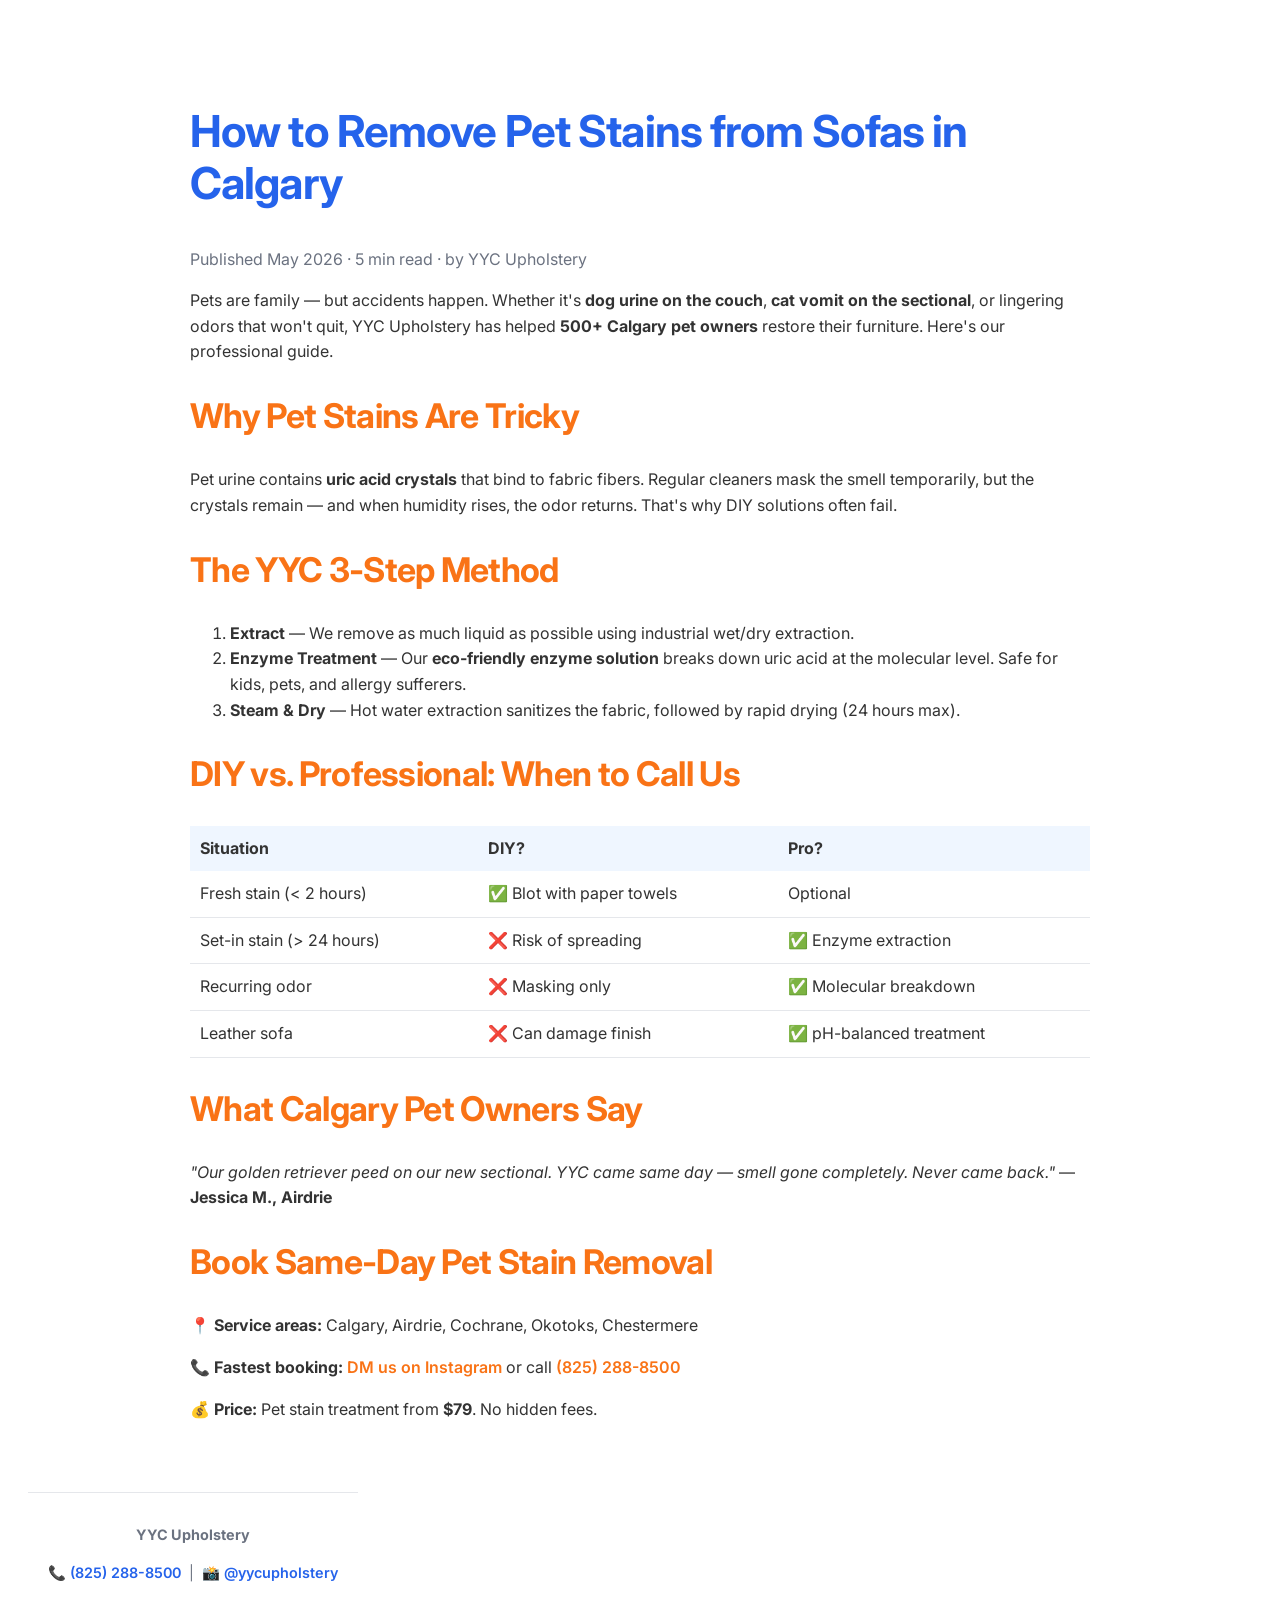
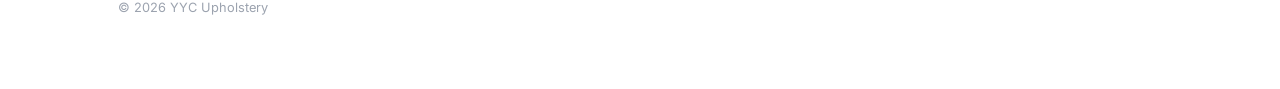
<file: public/blog/pet-stain-removal-guide.html>
<!doctype html>
<html lang="en">
<head>
  <meta charset="UTF-8">
  <meta name="viewport" content="width=device-width, initial-scale=1.0">
  <title>How to Remove Pet Stains from Sofas in Calgary | YYC Upholstery Guide</title>
  <meta name="description" content="Step-by-step guide to remove pet urine, vomit & odors from sofas. Pro tips from Calgary's top upholstery cleaners. Eco-friendly enzyme treatment explained.">
  <link rel="canonical" href="https://yycupholstery.com/blog/pet-stain-removal-guide.html">
  <link rel="preconnect" href="https://fonts.googleapis.com">
  <link href="https://fonts.googleapis.com/css2?family=Inter:wght@400;500;600;700;800&display=swap" rel="stylesheet">
  <link rel="stylesheet" href="../styles.css">
</head>
<body>
  <div class="container" style="padding-top: 40px;">
    <article>
      <h1 style="color: var(--color-primary);">How to Remove Pet Stains from Sofas in Calgary</h1>
      <p style="color: var(--color-fg-muted);">Published May 2026 · 5 min read · by YYC Upholstery</p>
      
      <p>Pets are family — but accidents happen. Whether it's <strong>dog urine on the couch</strong>, <strong>cat vomit on the sectional</strong>, or lingering odors that won't quit, YYC Upholstery has helped <strong>500+ Calgary pet owners</strong> restore their furniture. Here's our professional guide.</p>
      
      <h2 style="color: var(--color-accent);">Why Pet Stains Are Tricky</h2>
      <p>Pet urine contains <strong>uric acid crystals</strong> that bind to fabric fibers. Regular cleaners mask the smell temporarily, but the crystals remain — and when humidity rises, the odor returns. That's why DIY solutions often fail.</p>
      
      <h2 style="color: var(--color-accent);">The YYC 3-Step Method</h2>
      <ol>
        <li><strong>Extract</strong> — We remove as much liquid as possible using industrial wet/dry extraction.</li>
        <li><strong>Enzyme Treatment</strong> — Our <strong>eco-friendly enzyme solution</strong> breaks down uric acid at the molecular level. Safe for kids, pets, and allergy sufferers.</li>
        <li><strong>Steam & Dry</strong> — Hot water extraction sanitizes the fabric, followed by rapid drying (24 hours max).</li>
      </ol>
      
      <h2 style="color: var(--color-accent);">DIY vs. Professional: When to Call Us</h2>
      <table style="width:100%; border-collapse: collapse; margin: 20px 0;">
        <tr style="background: var(--blue-50);">
          <th style="padding: 10px; text-align: left;">Situation</th>
          <th style="padding: 10px; text-align: left;">DIY?</th>
          <th style="padding: 10px; text-align: left;">Pro?</th>
        </tr>
        <tr><td style="padding: 10px; border-bottom: 1px solid var(--gray-200);">Fresh stain (< 2 hours)</td><td style="padding: 10px; border-bottom: 1px solid var(--gray-200);">✅ Blot with paper towels</td><td style="padding: 10px; border-bottom: 1px solid var(--gray-200);">Optional</td></tr>
        <tr><td style="padding: 10px; border-bottom: 1px solid var(--gray-200);">Set-in stain (> 24 hours)</td><td style="padding: 10px; border-bottom: 1px solid var(--gray-200);">❌ Risk of spreading</td><td style="padding: 10px; border-bottom: 1px solid var(--gray-200);">✅ Enzyme extraction</td></tr>
        <tr><td style="padding: 10px; border-bottom: 1px solid var(--gray-200);">Recurring odor</td><td style="padding: 10px; border-bottom: 1px solid var(--gray-200);">❌ Masking only</td><td style="padding: 10px; border-bottom: 1px solid var(--gray-200);">✅ Molecular breakdown</td></tr>
        <tr><td style="padding: 10px; border-bottom: 1px solid var(--gray-200);">Leather sofa</td><td style="padding: 10px; border-bottom: 1px solid var(--gray-200);">❌ Can damage finish</td><td style="padding: 10px; border-bottom: 1px solid var(--gray-200);">✅ pH-balanced treatment</td></tr>
      </table>
      
      <h2 style="color: var(--color-accent);">What Calgary Pet Owners Say</h2>
      <p><em>"Our golden retriever peed on our new sectional. YYC came same day — smell gone completely. Never came back."</em> — <strong>Jessica M., Airdrie</strong></p>
      
      <h2 style="color: var(--color-accent);">Book Same-Day Pet Stain Removal</h2>
      <p>📍 <strong>Service areas:</strong> Calgary, Airdrie, Cochrane, Okotoks, Chestermere</p>
      <p>📞 <strong>Fastest booking:</strong> <a href="https://instagram.com/yycupholstery">DM us on Instagram</a> or call <a href="tel:+18252888500">(825) 288-8500</a></p>
      <p>💰 <strong>Price:</strong> Pet stain treatment from <strong>$79</strong>. No hidden fees.</p>
    </article>
  </div>
  <footer>
    <p><strong>YYC Upholstery</strong></p>
    <p>📞 <a href="tel:+18252888500">(825) 288-8500</a> &nbsp;|&nbsp; 📸 <a href="https://instagram.com/yycupholstery">@yycupholstery</a></p>
    <p style="margin-top:10px;font-size:0.8rem;color:#9ca3af;">© 2026 YYC Upholstery</p>
  </footer>
</body>
</html>
</file>
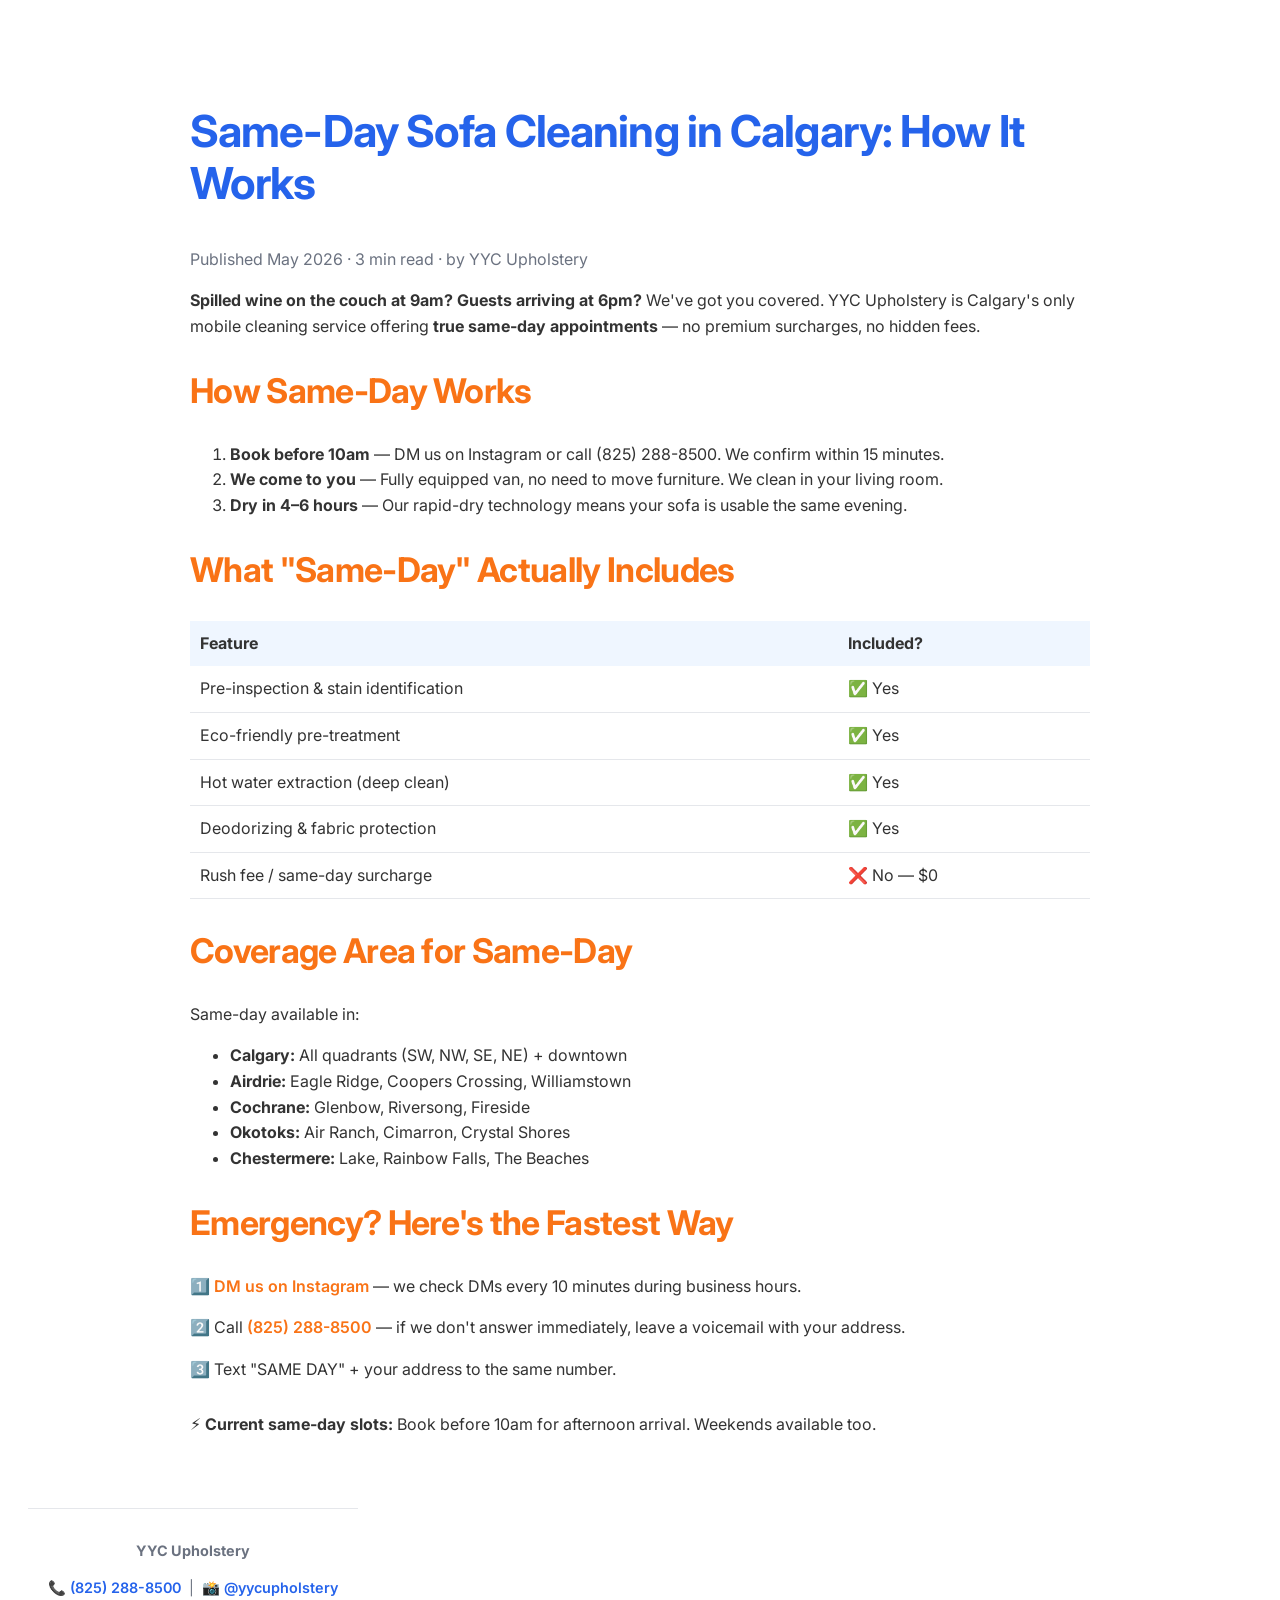
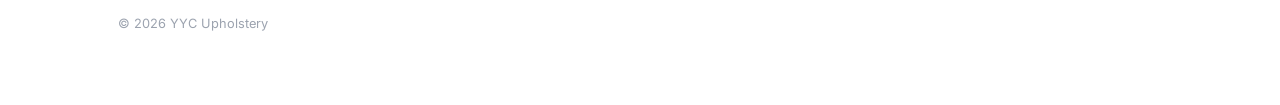
<file: public/blog/same-day-sofa-cleaning-calgary.html>
<!doctype html>
<html lang="en">
<head>
  <meta charset="UTF-8">
  <meta name="viewport" content="width=device-width, initial-scale=1.0">
  <title>Same-Day Sofa Cleaning Calgary | Last-Minute Bookings | YYC Upholstery</title>
  <meta name="description" content="Need your sofa cleaned TODAY? YYC Upholstery offers same-day service across Calgary. Book before 10am for afternoon arrival. No extra fees.">
  <link rel="canonical" href="https://yycupholstery.com/blog/same-day-sofa-cleaning-calgary.html">
  <link rel="preconnect" href="https://fonts.googleapis.com">
  <link href="https://fonts.googleapis.com/css2?family=Inter:wght@400;500;600;700;800&display=swap" rel="stylesheet">
  <link rel="stylesheet" href="../styles.css">
</head>
<body>
  <div class="container" style="padding-top: 40px;">
    <article>
      <h1 style="color: var(--color-primary);">Same-Day Sofa Cleaning in Calgary: How It Works</h1>
      <p style="color: var(--color-fg-muted);">Published May 2026 · 3 min read · by YYC Upholstery</p>
      
      <p><strong>Spilled wine on the couch at 9am? Guests arriving at 6pm?</strong> We've got you covered. YYC Upholstery is Calgary's only mobile cleaning service offering <strong>true same-day appointments</strong> — no premium surcharges, no hidden fees.</p>
      
      <h2 style="color: var(--color-accent);">How Same-Day Works</h2>
      <ol>
        <li><strong>Book before 10am</strong> — DM us on Instagram or call (825) 288-8500. We confirm within 15 minutes.</li>
        <li><strong>We come to you</strong> — Fully equipped van, no need to move furniture. We clean in your living room.</li>
        <li><strong>Dry in 4–6 hours</strong> — Our rapid-dry technology means your sofa is usable the same evening.</li>
      </ol>
      
      <h2 style="color: var(--color-accent);">What "Same-Day" Actually Includes</h2>
      <table style="width:100%; border-collapse: collapse; margin: 20px 0;">
        <tr style="background: var(--blue-50);">
          <th style="padding: 10px; text-align: left;">Feature</th>
          <th style="padding: 10px; text-align: left;">Included?</th>
        </tr>
        <tr><td style="padding: 10px; border-bottom: 1px solid var(--gray-200);">Pre-inspection & stain identification</td><td style="padding: 10px; border-bottom: 1px solid var(--gray-200);">✅ Yes</td></tr>
        <tr><td style="padding: 10px; border-bottom: 1px solid var(--gray-200);">Eco-friendly pre-treatment</td><td style="padding: 10px; border-bottom: 1px solid var(--gray-200);">✅ Yes</td></tr>
        <tr><td style="padding: 10px; border-bottom: 1px solid var(--gray-200);">Hot water extraction (deep clean)</td><td style="padding: 10px; border-bottom: 1px solid var(--gray-200);">✅ Yes</td></tr>
        <tr><td style="padding: 10px; border-bottom: 1px solid var(--gray-200);">Deodorizing & fabric protection</td><td style="padding: 10px; border-bottom: 1px solid var(--gray-200);">✅ Yes</td></tr>
        <tr><td style="padding: 10px; border-bottom: 1px solid var(--gray-200);">Rush fee / same-day surcharge</td><td style="padding: 10px; border-bottom: 1px solid var(--gray-200);">❌ No — $0</td></tr>
      </table>
      
      <h2 style="color: var(--color-accent);">Coverage Area for Same-Day</h2>
      <p>Same-day available in:</p>
      <ul>
        <li><strong>Calgary:</strong> All quadrants (SW, NW, SE, NE) + downtown</li>
        <li><strong>Airdrie:</strong> Eagle Ridge, Coopers Crossing, Williamstown</li>
        <li><strong>Cochrane:</strong> Glenbow, Riversong, Fireside</li>
        <li><strong>Okotoks:</strong> Air Ranch, Cimarron, Crystal Shores</li>
        <li><strong>Chestermere:</strong> Lake, Rainbow Falls, The Beaches</li>
      </ul>
      
      <h2 style="color: var(--color-accent);">Emergency? Here's the Fastest Way</h2>
      <p>1️⃣ <a href="https://instagram.com/yycupholstery">DM us on Instagram</a> — we check DMs every 10 minutes during business hours.</p>
      <p>2️⃣ Call <a href="tel:+18252888500">(825) 288-8500</a> — if we don't answer immediately, leave a voicemail with your address.</p>
      <p>3️⃣ Text "SAME DAY" + your address to the same number.</p>
      
      <p style="margin-top: 30px;">⚡ <strong>Current same-day slots:</strong> Book before 10am for afternoon arrival. Weekends available too.</p>
    </article>
  </div>
  <footer>
    <p><strong>YYC Upholstery</strong></p>
    <p>📞 <a href="tel:+18252888500">(825) 288-8500</a> &nbsp;|&nbsp; 📸 <a href="https://instagram.com/yycupholstery">@yycupholstery</a></p>
    <p style="margin-top:10px;font-size:0.8rem;color:#9ca3af;">© 2026 YYC Upholstery</p>
  </footer>
</body>
</html>
</file>
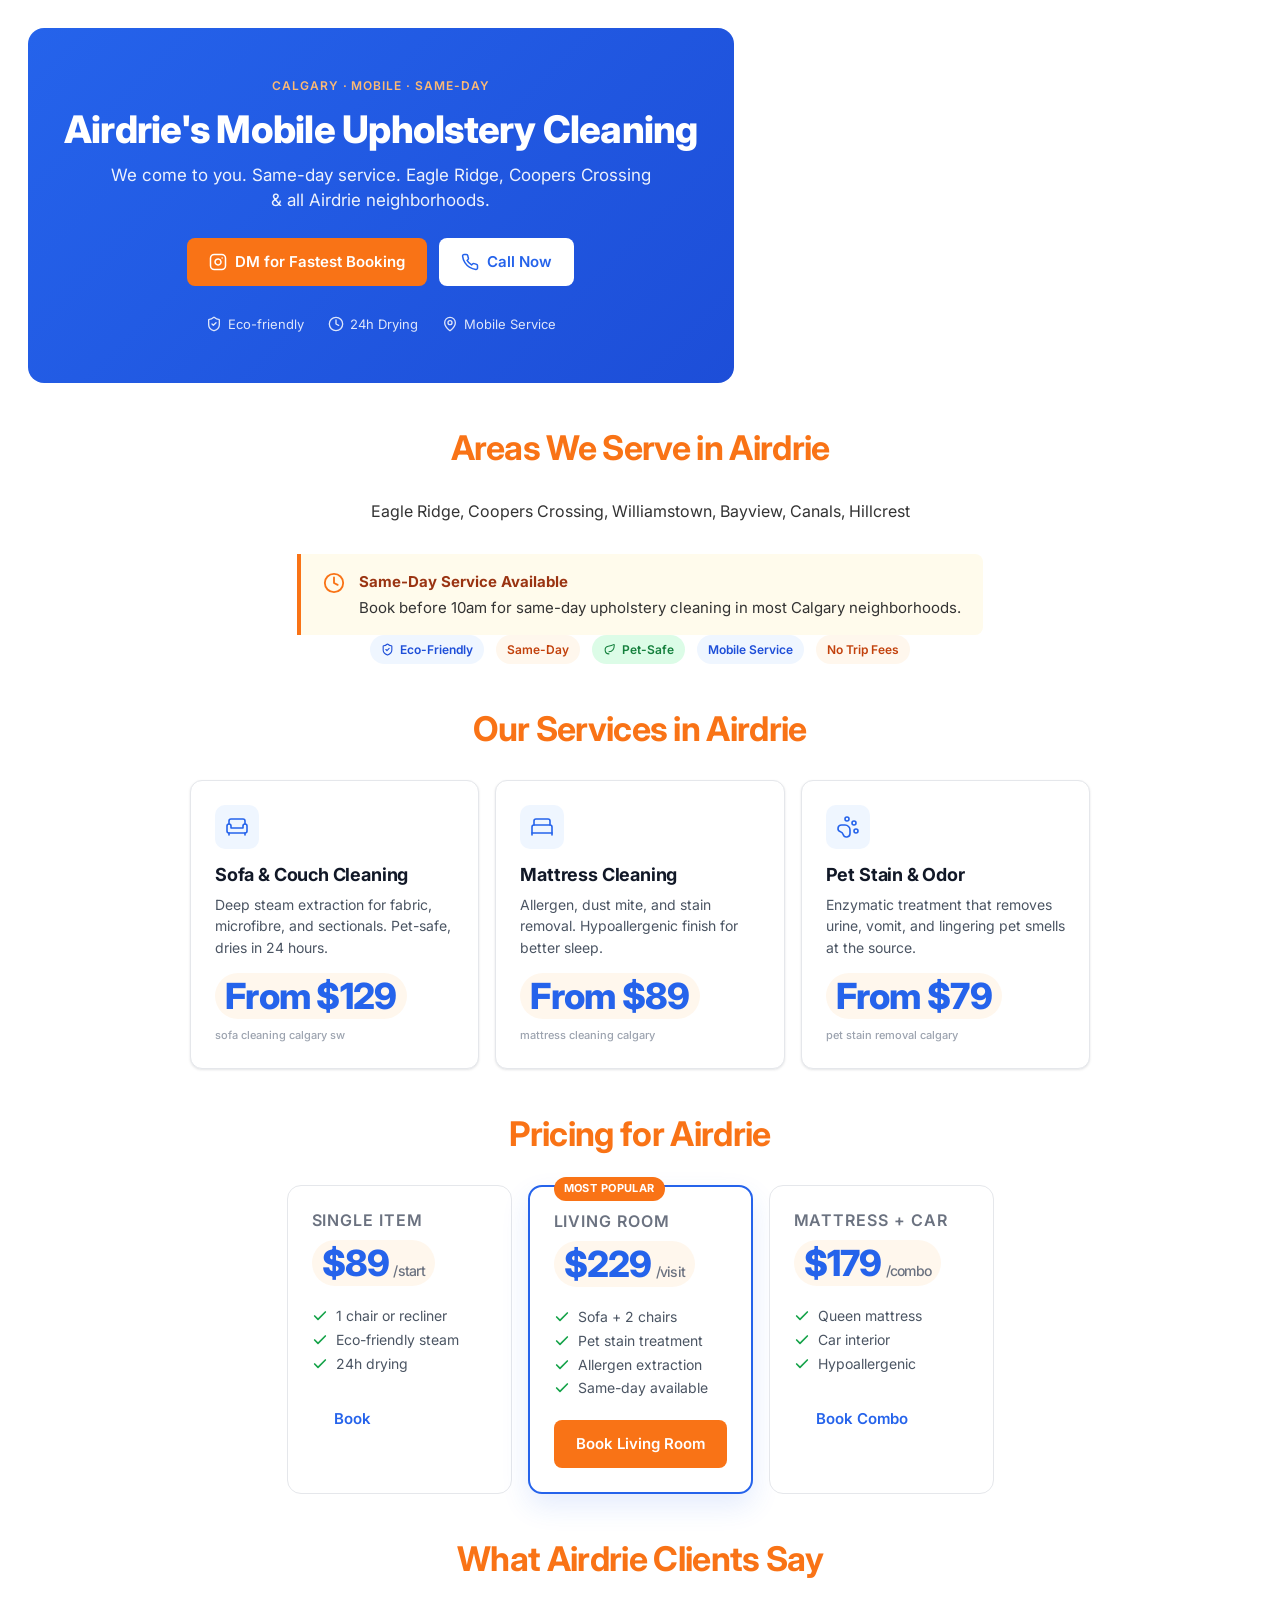
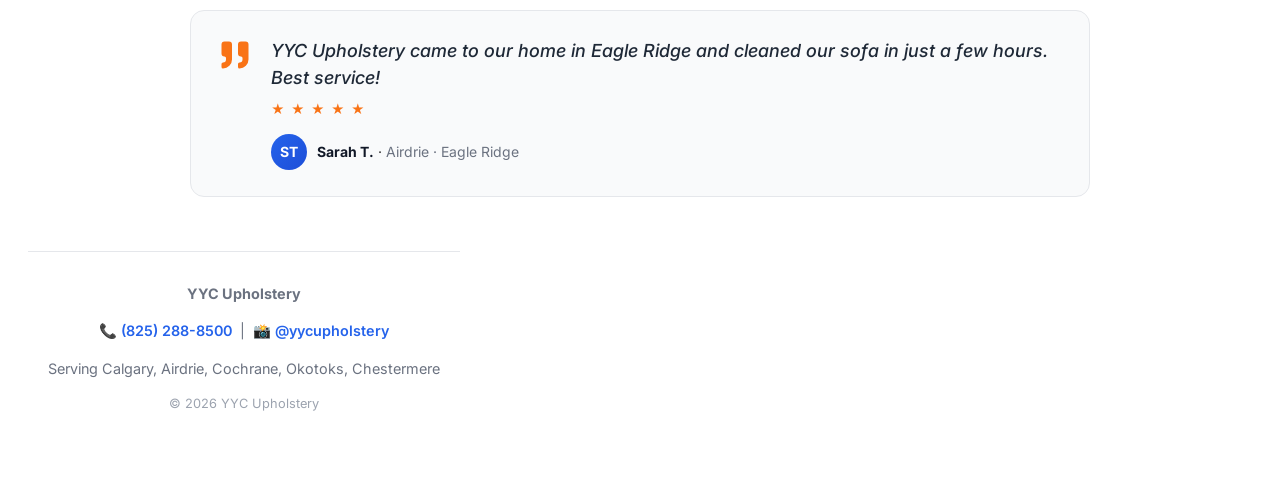
<file: public/community/airdrie.html>
<!doctype html>
<html lang="en">
<head>
  <meta charset="UTF-8">
  <meta name="viewport" content="width=device-width, initial-scale=1.0">
  <title>Sofa & Mattress Cleaning Airdrie AB | YYC Upholstery</title>
  <meta name="description" content="Mobile upholstery cleaning in Airdrie, AB. Same-day bookings, pet-stain removal, mattress deep-clean. Call (825) 288-8500.">
  <link rel="canonical" href="https://yycupholstery.com/community/airdrie.html">
  <link rel="preconnect" href="https://fonts.googleapis.com">
  <link href="https://fonts.googleapis.com/css2?family=Inter:wght@400;500;600;700;800&display=swap" rel="stylesheet">
  <link rel="stylesheet" href="../styles.css">
  <script type="application/ld+json">
  {
    "@context": "https://schema.org",
    "@type": "Service",
    "name": "Upholstery Cleaning Airdrie",
    "serviceType": "Upholstery Cleaning",
    "provider": {
      "@type": "LocalBusiness",
      "name": "YYC Upholstery",
      "telephone": "+18252888500",
      "address": {
        "@type": "PostalAddress",
        "addressLocality": "Airdrie",
        "addressRegion": "AB",
        "addressCountry": "CA"
      }
    },
    "areaServed": "Airdrie, AB"
  }
  </script>
</head>
<body>
  <section style="padding:0;">
    <div class="hero">
  <div class="eyebrow">Calgary · Mobile · Same-Day</div>
  <h1>Airdrie's Mobile Upholstery Cleaning</h1>
  <p>We come to you. Same-day service. Eagle Ridge, Coopers Crossing & all Airdrie neighborhoods.</p>
  <div class="row">
    <a class="btn btn-orange"><svg viewBox="0 0 24 24" fill="none" stroke="currentColor" stroke-width="2" stroke-linecap="round" stroke-linejoin="round"><rect width="20" height="20" x="2" y="2" rx="5"/><path d="M16 11.37A4 4 0 1 1 12.63 8 4 4 0 0 1 16 11.37z"/><line x1="17.5" x2="17.51" y1="6.5" y2="6.5"/></svg>DM for Fastest Booking</a>
    <a class="btn btn-white"><svg viewBox="0 0 24 24" fill="none" stroke="currentColor" stroke-width="2" stroke-linecap="round" stroke-linejoin="round"><path d="M22 16.92v3a2 2 0 0 1-2.18 2 19.79 19.79 0 0 1-8.63-3.07 19.5 19.5 0 0 1-6-6 19.79 19.79 0 0 1-3.07-8.67A2 2 0 0 1 4.11 2h3a2 2 0 0 1 2 1.72 12.84 12.84 0 0 0 .7 2.81 2 2 0 0 1-.45 2.11L8.09 9.91a16 16 0 0 0 6 6l1.27-1.27a2 2 0 0 1 2.11-.45 12.84 12.84 0 0 0 2.81.7A2 2 0 0 1 22 16.92z"/></svg>Call Now</a>
  </div>
  <div class="trust">
    <span><svg viewBox="0 0 24 24" fill="none" stroke="currentColor" stroke-width="2" stroke-linecap="round" stroke-linejoin="round"><path d="M20 13c0 5-3.5 7.5-7.66 8.95a1 1 0 0 1-.67-.01C7.5 20.5 4 18 4 13V6a1 1 0 0 1 1-1c2 0 4.5-1.2 6.24-2.72a1.17 1.17 0 0 1 1.52 0C14.51 3.81 17 5 19 5a1 1 0 0 1 1 1z"/><path d="m9 12 2 2 4-4"/></svg>Eco-friendly</span>
    <span><svg viewBox="0 0 24 24" fill="none" stroke="currentColor" stroke-width="2" stroke-linecap="round" stroke-linejoin="round"><circle cx="12" cy="12" r="10"/><polyline points="12 6 12 12 16 14"/></svg>24h Drying</span>
    <span><svg viewBox="0 0 24 24" fill="none" stroke="currentColor" stroke-width="2" stroke-linecap="round" stroke-linejoin="round"><path d="M20 10c0 4.993-5.539 10.193-7.399 11.799a1 1 0 0 1-1.202 0C9.539 20.193 4 14.993 4 10a8 8 0 0 1 16 0"/><circle cx="12" cy="10" r="3"/></svg>Mobile Service</span>
  </div>
</div>
  </section>
  <section class="container">
    <h2 class="section-title">Areas We Serve in Airdrie</h2>
    <p>Eagle Ridge, Coopers Crossing, Williamstown, Bayview, Canals, Hillcrest</p>
  </section>
  <section class="container">
    <div class="callout">
  <svg viewBox="0 0 24 24" fill="none" stroke="currentColor" stroke-width="2" stroke-linecap="round" stroke-linejoin="round"><circle cx="12" cy="12" r="10"/><polyline points="12 6 12 12 16 14"/></svg>
  <div><strong>Same-Day Service Available</strong>Book before 10am for same-day upholstery cleaning in most Calgary neighborhoods.</div>
</div>
<div class="row">
  <span class="badge b-blue"><svg viewBox="0 0 24 24" fill="none" stroke="currentColor" stroke-width="2" stroke-linecap="round" stroke-linejoin="round"><path d="M20 13c0 5-3.5 7.5-7.66 8.95a1 1 0 0 1-.67-.01C7.5 20.5 4 18 4 13V6a1 1 0 0 1 1-1c2 0 4.5-1.2 6.24-2.72a1.17 1.17 0 0 1 1.52 0C14.51 3.81 17 5 19 5a1 1 0 0 1 1 1z"/><path d="m9 12 2 2 4-4"/></svg>Eco-Friendly</span>
  <span class="badge b-orange">Same-Day</span>
  <span class="badge b-green"><svg viewBox="0 0 24 24" fill="none" stroke="currentColor" stroke-width="2" stroke-linecap="round" stroke-linejoin="round"><path d="M11 20A7 7 0 0 1 9.8 6.1C15.5 5 17 4.48 19.2 2.96a1 1 0 0 1 1.6.8c0 8.7-3.83 12.24-9.8 12.24"/></svg>Pet-Safe</span>
  <span class="badge b-blue">Mobile Service</span>
  <span class="badge b-orange">No Trip Fees</span>
</div>
  </section>
  <section class="container">
    <h2 class="section-title">Our Services in Airdrie</h2>
    <div class="grid">
  <div class="card">
    <div class="icon"><svg viewBox="0 0 24 24" fill="none" stroke="currentColor" stroke-width="1.6" stroke-linecap="round" stroke-linejoin="round"><path d="M20 9V6a2 2 0 0 0-2-2H6a2 2 0 0 0-2 2v3"/><path d="M2 11v5a2 2 0 0 0 2 2h16a2 2 0 0 0 2-2v-5a2 2 0 0 0-4 0v2H6v-2a2 2 0 0 0-4 0Z"/><path d="M4 18v2"/><path d="M20 18v2"/></svg></div>
    <h3>Sofa &amp; Couch Cleaning</h3>
    <p>Deep steam extraction for fabric, microfibre, and sectionals. Pet-safe, dries in 24 hours.</p>
    <span class="price">From $129</span>
    <span class="kw">sofa cleaning calgary sw</span>
  </div>
  <div class="card">
    <div class="icon"><svg viewBox="0 0 24 24" fill="none" stroke="currentColor" stroke-width="1.6" stroke-linecap="round" stroke-linejoin="round"><path d="M2 20v-8a2 2 0 0 1 2-2h16a2 2 0 0 1 2 2v8"/><path d="M4 10V6a2 2 0 0 1 2-2h12a2 2 0 0 1 2 2v4"/><path d="M2 18h20"/></svg></div>
    <h3>Mattress Cleaning</h3>
    <p>Allergen, dust mite, and stain removal. Hypoallergenic finish for better sleep.</p>
    <span class="price">From $89</span>
    <span class="kw">mattress cleaning calgary</span>
  </div>
  <div class="card">
    <div class="icon"><svg viewBox="0 0 24 24" fill="none" stroke="currentColor" stroke-width="1.6" stroke-linecap="round" stroke-linejoin="round"><circle cx="11" cy="4" r="2"/><circle cx="18" cy="8" r="2"/><circle cx="20" cy="16" r="2"/><path d="M9 10a5 5 0 0 1 5 5v3.5a3.5 3.5 0 0 1-6.84 1.045Q6.52 17.48 4.46 16.84A3.5 3.5 0 0 1 5.5 10Z"/></svg></div>
    <h3>Pet Stain &amp; Odor</h3>
    <p>Enzymatic treatment that removes urine, vomit, and lingering pet smells at the source.</p>
    <span class="price">From $79</span>
    <span class="kw">pet stain removal calgary</span>
  </div>
</div>
  </section>
  <section class="container">
    <h2 class="section-title">Pricing for Airdrie</h2>
    <div class="tiers">
  <div class="tier">
    <h3>Single Item</h3>
    <div class="price">$89<small>/start</small></div>
    <ul>
      <li><svg viewBox="0 0 24 24" fill="none" stroke="currentColor" stroke-width="2.5" stroke-linecap="round" stroke-linejoin="round"><polyline points="20 6 9 17 4 12"/></svg>1 chair or recliner</li>
      <li><svg viewBox="0 0 24 24" fill="none" stroke="currentColor" stroke-width="2.5" stroke-linecap="round" stroke-linejoin="round"><polyline points="20 6 9 17 4 12"/></svg>Eco-friendly steam</li>
      <li><svg viewBox="0 0 24 24" fill="none" stroke="currentColor" stroke-width="2.5" stroke-linecap="round" stroke-linejoin="round"><polyline points="20 6 9 17 4 12"/></svg>24h drying</li>
    </ul>
    <a class="btn btn-g">Book</a>
  </div>
  <div class="tier feat">
    <span class="tag">Most Popular</span>
    <h3>Living Room</h3>
    <div class="price">$229<small>/visit</small></div>
    <ul>
      <li><svg viewBox="0 0 24 24" fill="none" stroke="currentColor" stroke-width="2.5" stroke-linecap="round" stroke-linejoin="round"><polyline points="20 6 9 17 4 12"/></svg>Sofa + 2 chairs</li>
      <li><svg viewBox="0 0 24 24" fill="none" stroke="currentColor" stroke-width="2.5" stroke-linecap="round" stroke-linejoin="round"><polyline points="20 6 9 17 4 12"/></svg>Pet stain treatment</li>
      <li><svg viewBox="0 0 24 24" fill="none" stroke="currentColor" stroke-width="2.5" stroke-linecap="round" stroke-linejoin="round"><polyline points="20 6 9 17 4 12"/></svg>Allergen extraction</li>
      <li><svg viewBox="0 0 24 24" fill="none" stroke="currentColor" stroke-width="2.5" stroke-linecap="round" stroke-linejoin="round"><polyline points="20 6 9 17 4 12"/></svg>Same-day available</li>
    </ul>
    <a class="btn btn-o">Book Living Room</a>
  </div>
  <div class="tier">
    <h3>Mattress + Car</h3>
    <div class="price">$179<small>/combo</small></div>
    <ul>
      <li><svg viewBox="0 0 24 24" fill="none" stroke="currentColor" stroke-width="2.5" stroke-linecap="round" stroke-linejoin="round"><polyline points="20 6 9 17 4 12"/></svg>Queen mattress</li>
      <li><svg viewBox="0 0 24 24" fill="none" stroke="currentColor" stroke-width="2.5" stroke-linecap="round" stroke-linejoin="round"><polyline points="20 6 9 17 4 12"/></svg>Car interior</li>
      <li><svg viewBox="0 0 24 24" fill="none" stroke="currentColor" stroke-width="2.5" stroke-linecap="round" stroke-linejoin="round"><polyline points="20 6 9 17 4 12"/></svg>Hypoallergenic</li>
    </ul>
    <a class="btn btn-g">Book Combo</a>
  </div>
</div>
  </section>
  <section class="container">
    <h2 class="section-title">What Airdrie Clients Say</h2>
    <div class="t">
  <div class="q"><svg viewBox="0 0 24 24" fill="currentColor"><path d="M16 3a2 2 0 0 0-2 2v6a2 2 0 0 0 2 2 1 1 0 0 1 1 1v1a2 2 0 0 1-2 2 1 1 0 0 0-1 1v2a1 1 0 0 0 1 1 6 6 0 0 0 6-6V5a2 2 0 0 0-2-2zM5 3a2 2 0 0 0-2 2v6a2 2 0 0 0 2 2 1 1 0 0 1 1 1v1a2 2 0 0 1-2 2 1 1 0 0 0-1 1v2a1 1 0 0 0 1 1 6 6 0 0 0 6-6V5a2 2 0 0 0-2-2z"/></svg></div>
  <div>
    <blockquote>YYC Upholstery came to our home in Eagle Ridge and cleaned our sofa in just a few hours. Best service!</blockquote>
    <div class="stars">★ ★ ★ ★ ★</div>
    <div class="author"><div class="avatar">ST</div><div><strong>Sarah T.</strong> · <span>Airdrie · Eagle Ridge</span></div></div>
  </div>
</div>
  </section>
  <footer>
    <p><strong>YYC Upholstery</strong></p>
    <p>📞 <a href="tel:+18252888500">(825) 288-8500</a> &nbsp;|&nbsp; 📸 <a href="https://instagram.com/yycupholstery">@yycupholstery</a></p>
    <p>Serving Calgary, Airdrie, Cochrane, Okotoks, Chestermere</p>
    <p style="margin-top:10px;font-size:0.8rem;color:#9ca3af;">© 2026 YYC Upholstery</p>
  </footer>
</body>
</html>
</file>
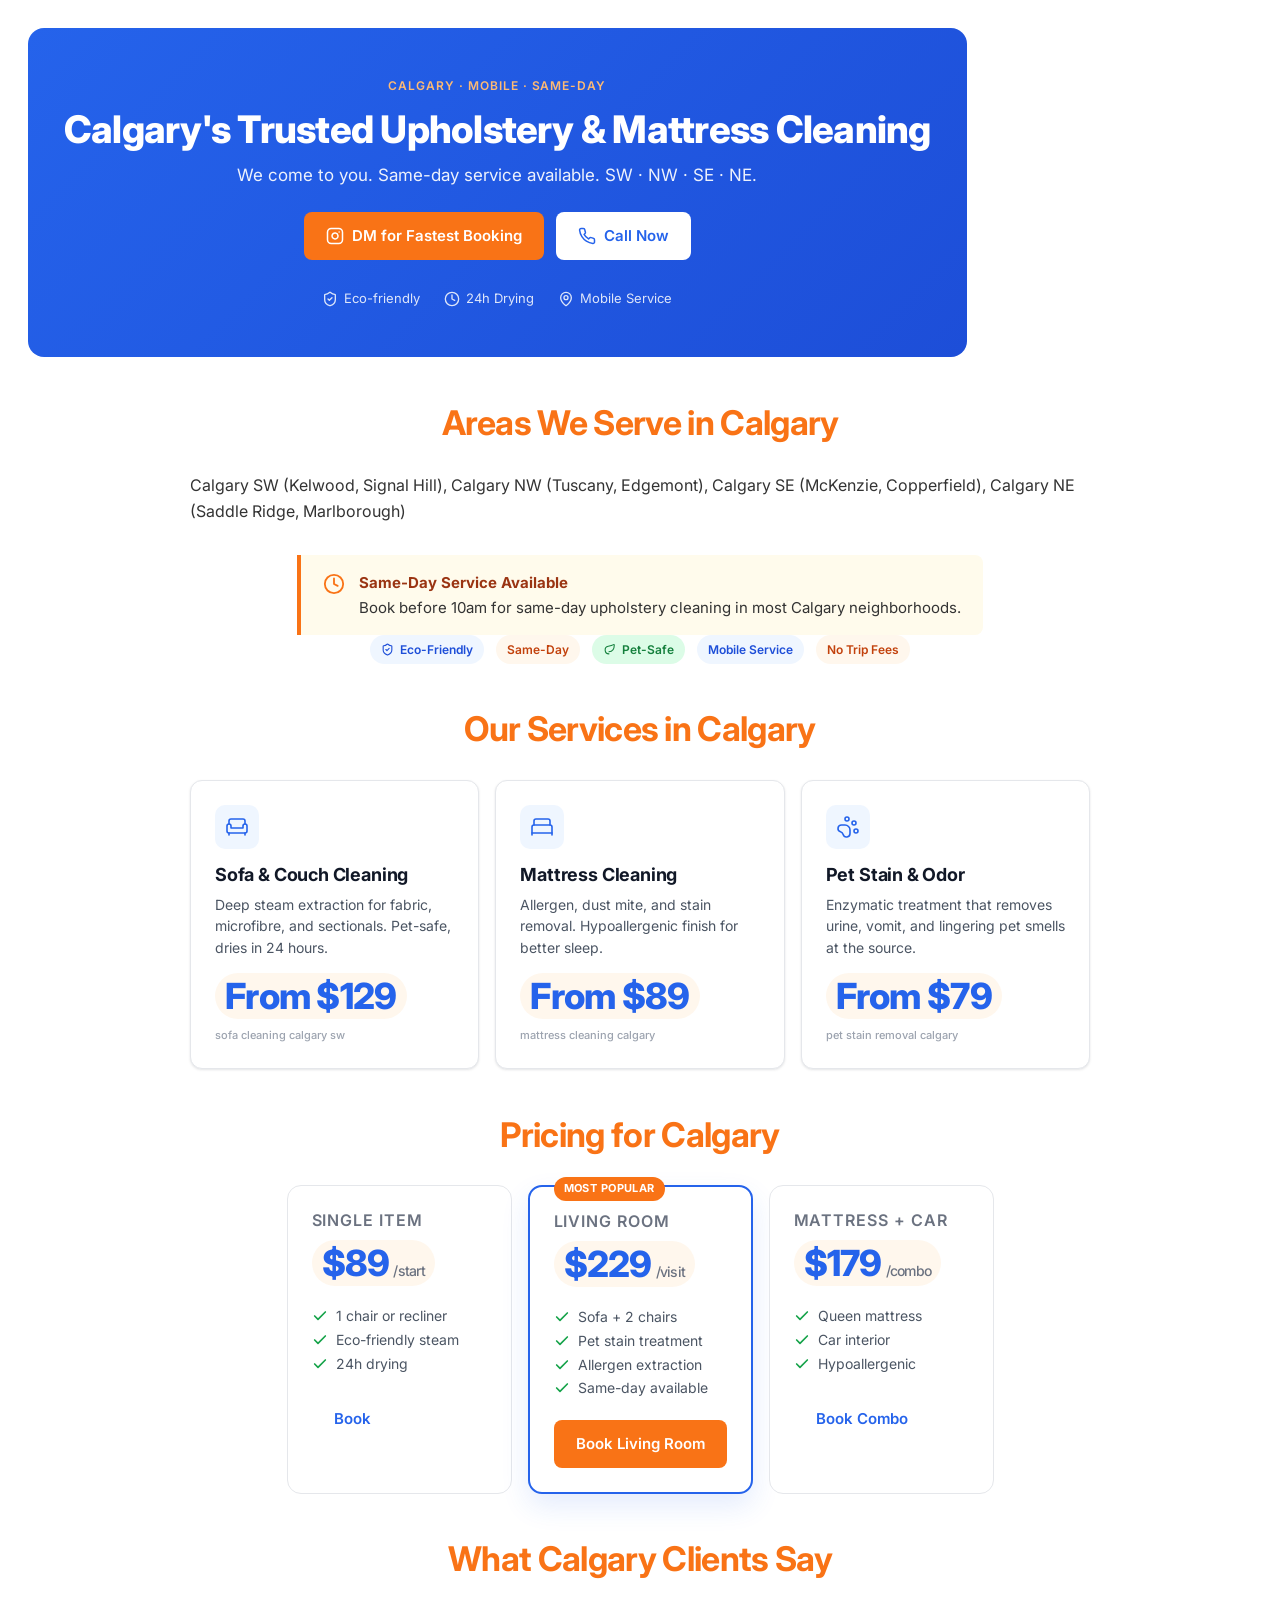
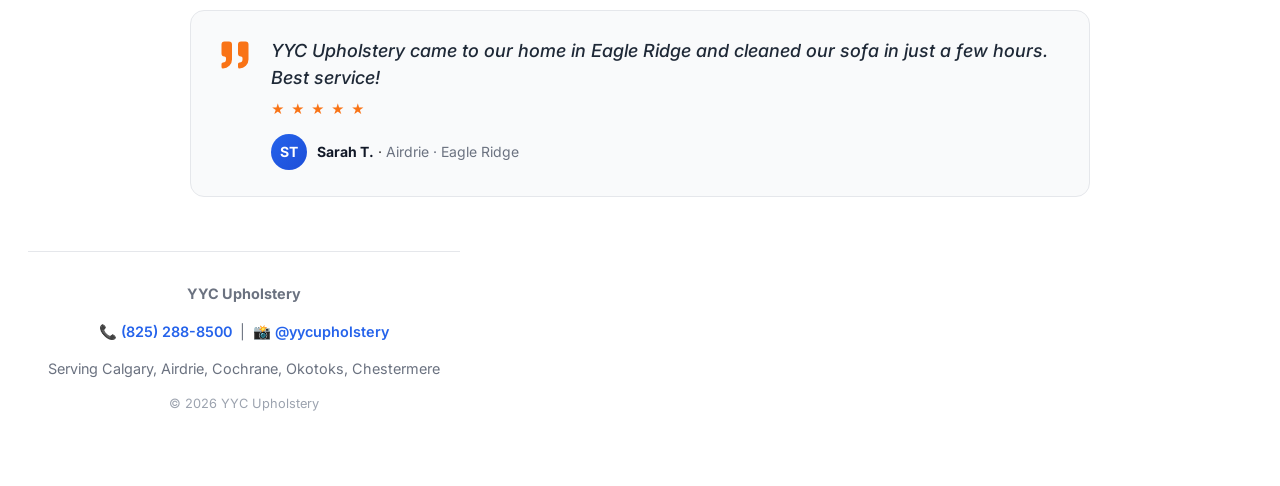
<file: public/community/calgary.html>
<!doctype html>
<html lang="en">
<head>
  <meta charset="UTF-8">
  <meta name="viewport" content="width=device-width, initial-scale=1.0">
  <title>Upholstery Cleaning Calgary | Same-Day Service | YYC Upholstery</title>
  <meta name="description" content="Professional sofa, mattress & pet-stain cleaning across Calgary SW, NW, SE, NE. Same-day service, eco-friendly, no trip fees.">
  <link rel="canonical" href="https://yycupholstery.com/community/calgary.html">
  <link rel="preconnect" href="https://fonts.googleapis.com">
  <link href="https://fonts.googleapis.com/css2?family=Inter:wght@400;500;600;700;800&display=swap" rel="stylesheet">
  <link rel="stylesheet" href="../styles.css">
  <script type="application/ld+json">
  {
    "@context": "https://schema.org",
    "@type": "Service",
    "name": "Upholstery Cleaning Calgary",
    "serviceType": "Upholstery Cleaning",
    "provider": {
      "@type": "LocalBusiness",
      "name": "YYC Upholstery",
      "telephone": "+18252888500",
      "address": {
        "@type": "PostalAddress",
        "addressLocality": "Calgary",
        "addressRegion": "AB",
        "addressCountry": "CA"
      }
    },
    "areaServed": "Calgary, AB"
  }
  </script>
</head>
<body>
  <section style="padding:0;">
    <div class="hero">
  <div class="eyebrow">Calgary · Mobile · Same-Day</div>
  <h1>Calgary's Trusted Upholstery & Mattress Cleaning</h1>
  <p>We come to you. Same-day service available. SW · NW · SE · NE.</p>
  <div class="row">
    <a class="btn btn-orange"><svg viewBox="0 0 24 24" fill="none" stroke="currentColor" stroke-width="2" stroke-linecap="round" stroke-linejoin="round"><rect width="20" height="20" x="2" y="2" rx="5"/><path d="M16 11.37A4 4 0 1 1 12.63 8 4 4 0 0 1 16 11.37z"/><line x1="17.5" x2="17.51" y1="6.5" y2="6.5"/></svg>DM for Fastest Booking</a>
    <a class="btn btn-white"><svg viewBox="0 0 24 24" fill="none" stroke="currentColor" stroke-width="2" stroke-linecap="round" stroke-linejoin="round"><path d="M22 16.92v3a2 2 0 0 1-2.18 2 19.79 19.79 0 0 1-8.63-3.07 19.5 19.5 0 0 1-6-6 19.79 19.79 0 0 1-3.07-8.67A2 2 0 0 1 4.11 2h3a2 2 0 0 1 2 1.72 12.84 12.84 0 0 0 .7 2.81 2 2 0 0 1-.45 2.11L8.09 9.91a16 16 0 0 0 6 6l1.27-1.27a2 2 0 0 1 2.11-.45 12.84 12.84 0 0 0 2.81.7A2 2 0 0 1 22 16.92z"/></svg>Call Now</a>
  </div>
  <div class="trust">
    <span><svg viewBox="0 0 24 24" fill="none" stroke="currentColor" stroke-width="2" stroke-linecap="round" stroke-linejoin="round"><path d="M20 13c0 5-3.5 7.5-7.66 8.95a1 1 0 0 1-.67-.01C7.5 20.5 4 18 4 13V6a1 1 0 0 1 1-1c2 0 4.5-1.2 6.24-2.72a1.17 1.17 0 0 1 1.52 0C14.51 3.81 17 5 19 5a1 1 0 0 1 1 1z"/><path d="m9 12 2 2 4-4"/></svg>Eco-friendly</span>
    <span><svg viewBox="0 0 24 24" fill="none" stroke="currentColor" stroke-width="2" stroke-linecap="round" stroke-linejoin="round"><circle cx="12" cy="12" r="10"/><polyline points="12 6 12 12 16 14"/></svg>24h Drying</span>
    <span><svg viewBox="0 0 24 24" fill="none" stroke="currentColor" stroke-width="2" stroke-linecap="round" stroke-linejoin="round"><path d="M20 10c0 4.993-5.539 10.193-7.399 11.799a1 1 0 0 1-1.202 0C9.539 20.193 4 14.993 4 10a8 8 0 0 1 16 0"/><circle cx="12" cy="10" r="3"/></svg>Mobile Service</span>
  </div>
</div>
  </section>
  <section class="container">
    <h2 class="section-title">Areas We Serve in Calgary</h2>
    <p>Calgary SW (Kelwood, Signal Hill), Calgary NW (Tuscany, Edgemont), Calgary SE (McKenzie, Copperfield), Calgary NE (Saddle Ridge, Marlborough)</p>
  </section>
  <section class="container">
    <div class="callout">
  <svg viewBox="0 0 24 24" fill="none" stroke="currentColor" stroke-width="2" stroke-linecap="round" stroke-linejoin="round"><circle cx="12" cy="12" r="10"/><polyline points="12 6 12 12 16 14"/></svg>
  <div><strong>Same-Day Service Available</strong>Book before 10am for same-day upholstery cleaning in most Calgary neighborhoods.</div>
</div>
<div class="row">
  <span class="badge b-blue"><svg viewBox="0 0 24 24" fill="none" stroke="currentColor" stroke-width="2" stroke-linecap="round" stroke-linejoin="round"><path d="M20 13c0 5-3.5 7.5-7.66 8.95a1 1 0 0 1-.67-.01C7.5 20.5 4 18 4 13V6a1 1 0 0 1 1-1c2 0 4.5-1.2 6.24-2.72a1.17 1.17 0 0 1 1.52 0C14.51 3.81 17 5 19 5a1 1 0 0 1 1 1z"/><path d="m9 12 2 2 4-4"/></svg>Eco-Friendly</span>
  <span class="badge b-orange">Same-Day</span>
  <span class="badge b-green"><svg viewBox="0 0 24 24" fill="none" stroke="currentColor" stroke-width="2" stroke-linecap="round" stroke-linejoin="round"><path d="M11 20A7 7 0 0 1 9.8 6.1C15.5 5 17 4.48 19.2 2.96a1 1 0 0 1 1.6.8c0 8.7-3.83 12.24-9.8 12.24"/></svg>Pet-Safe</span>
  <span class="badge b-blue">Mobile Service</span>
  <span class="badge b-orange">No Trip Fees</span>
</div>
  </section>
  <section class="container">
    <h2 class="section-title">Our Services in Calgary</h2>
    <div class="grid">
  <div class="card">
    <div class="icon"><svg viewBox="0 0 24 24" fill="none" stroke="currentColor" stroke-width="1.6" stroke-linecap="round" stroke-linejoin="round"><path d="M20 9V6a2 2 0 0 0-2-2H6a2 2 0 0 0-2 2v3"/><path d="M2 11v5a2 2 0 0 0 2 2h16a2 2 0 0 0 2-2v-5a2 2 0 0 0-4 0v2H6v-2a2 2 0 0 0-4 0Z"/><path d="M4 18v2"/><path d="M20 18v2"/></svg></div>
    <h3>Sofa &amp; Couch Cleaning</h3>
    <p>Deep steam extraction for fabric, microfibre, and sectionals. Pet-safe, dries in 24 hours.</p>
    <span class="price">From $129</span>
    <span class="kw">sofa cleaning calgary sw</span>
  </div>
  <div class="card">
    <div class="icon"><svg viewBox="0 0 24 24" fill="none" stroke="currentColor" stroke-width="1.6" stroke-linecap="round" stroke-linejoin="round"><path d="M2 20v-8a2 2 0 0 1 2-2h16a2 2 0 0 1 2 2v8"/><path d="M4 10V6a2 2 0 0 1 2-2h12a2 2 0 0 1 2 2v4"/><path d="M2 18h20"/></svg></div>
    <h3>Mattress Cleaning</h3>
    <p>Allergen, dust mite, and stain removal. Hypoallergenic finish for better sleep.</p>
    <span class="price">From $89</span>
    <span class="kw">mattress cleaning calgary</span>
  </div>
  <div class="card">
    <div class="icon"><svg viewBox="0 0 24 24" fill="none" stroke="currentColor" stroke-width="1.6" stroke-linecap="round" stroke-linejoin="round"><circle cx="11" cy="4" r="2"/><circle cx="18" cy="8" r="2"/><circle cx="20" cy="16" r="2"/><path d="M9 10a5 5 0 0 1 5 5v3.5a3.5 3.5 0 0 1-6.84 1.045Q6.52 17.48 4.46 16.84A3.5 3.5 0 0 1 5.5 10Z"/></svg></div>
    <h3>Pet Stain &amp; Odor</h3>
    <p>Enzymatic treatment that removes urine, vomit, and lingering pet smells at the source.</p>
    <span class="price">From $79</span>
    <span class="kw">pet stain removal calgary</span>
  </div>
</div>
  </section>
  <section class="container">
    <h2 class="section-title">Pricing for Calgary</h2>
    <div class="tiers">
  <div class="tier">
    <h3>Single Item</h3>
    <div class="price">$89<small>/start</small></div>
    <ul>
      <li><svg viewBox="0 0 24 24" fill="none" stroke="currentColor" stroke-width="2.5" stroke-linecap="round" stroke-linejoin="round"><polyline points="20 6 9 17 4 12"/></svg>1 chair or recliner</li>
      <li><svg viewBox="0 0 24 24" fill="none" stroke="currentColor" stroke-width="2.5" stroke-linecap="round" stroke-linejoin="round"><polyline points="20 6 9 17 4 12"/></svg>Eco-friendly steam</li>
      <li><svg viewBox="0 0 24 24" fill="none" stroke="currentColor" stroke-width="2.5" stroke-linecap="round" stroke-linejoin="round"><polyline points="20 6 9 17 4 12"/></svg>24h drying</li>
    </ul>
    <a class="btn btn-g">Book</a>
  </div>
  <div class="tier feat">
    <span class="tag">Most Popular</span>
    <h3>Living Room</h3>
    <div class="price">$229<small>/visit</small></div>
    <ul>
      <li><svg viewBox="0 0 24 24" fill="none" stroke="currentColor" stroke-width="2.5" stroke-linecap="round" stroke-linejoin="round"><polyline points="20 6 9 17 4 12"/></svg>Sofa + 2 chairs</li>
      <li><svg viewBox="0 0 24 24" fill="none" stroke="currentColor" stroke-width="2.5" stroke-linecap="round" stroke-linejoin="round"><polyline points="20 6 9 17 4 12"/></svg>Pet stain treatment</li>
      <li><svg viewBox="0 0 24 24" fill="none" stroke="currentColor" stroke-width="2.5" stroke-linecap="round" stroke-linejoin="round"><polyline points="20 6 9 17 4 12"/></svg>Allergen extraction</li>
      <li><svg viewBox="0 0 24 24" fill="none" stroke="currentColor" stroke-width="2.5" stroke-linecap="round" stroke-linejoin="round"><polyline points="20 6 9 17 4 12"/></svg>Same-day available</li>
    </ul>
    <a class="btn btn-o">Book Living Room</a>
  </div>
  <div class="tier">
    <h3>Mattress + Car</h3>
    <div class="price">$179<small>/combo</small></div>
    <ul>
      <li><svg viewBox="0 0 24 24" fill="none" stroke="currentColor" stroke-width="2.5" stroke-linecap="round" stroke-linejoin="round"><polyline points="20 6 9 17 4 12"/></svg>Queen mattress</li>
      <li><svg viewBox="0 0 24 24" fill="none" stroke="currentColor" stroke-width="2.5" stroke-linecap="round" stroke-linejoin="round"><polyline points="20 6 9 17 4 12"/></svg>Car interior</li>
      <li><svg viewBox="0 0 24 24" fill="none" stroke="currentColor" stroke-width="2.5" stroke-linecap="round" stroke-linejoin="round"><polyline points="20 6 9 17 4 12"/></svg>Hypoallergenic</li>
    </ul>
    <a class="btn btn-g">Book Combo</a>
  </div>
</div>
  </section>
  <section class="container">
    <h2 class="section-title">What Calgary Clients Say</h2>
    <div class="t">
  <div class="q"><svg viewBox="0 0 24 24" fill="currentColor"><path d="M16 3a2 2 0 0 0-2 2v6a2 2 0 0 0 2 2 1 1 0 0 1 1 1v1a2 2 0 0 1-2 2 1 1 0 0 0-1 1v2a1 1 0 0 0 1 1 6 6 0 0 0 6-6V5a2 2 0 0 0-2-2zM5 3a2 2 0 0 0-2 2v6a2 2 0 0 0 2 2 1 1 0 0 1 1 1v1a2 2 0 0 1-2 2 1 1 0 0 0-1 1v2a1 1 0 0 0 1 1 6 6 0 0 0 6-6V5a2 2 0 0 0-2-2z"/></svg></div>
  <div>
    <blockquote>YYC Upholstery came to our home in Eagle Ridge and cleaned our sofa in just a few hours. Best service!</blockquote>
    <div class="stars">★ ★ ★ ★ ★</div>
    <div class="author"><div class="avatar">ST</div><div><strong>Sarah T.</strong> · <span>Airdrie · Eagle Ridge</span></div></div>
  </div>
</div>
  </section>
  <footer>
    <p><strong>YYC Upholstery</strong></p>
    <p>📞 <a href="tel:+18252888500">(825) 288-8500</a> &nbsp;|&nbsp; 📸 <a href="https://instagram.com/yycupholstery">@yycupholstery</a></p>
    <p>Serving Calgary, Airdrie, Cochrane, Okotoks, Chestermere</p>
    <p style="margin-top:10px;font-size:0.8rem;color:#9ca3af;">© 2026 YYC Upholstery</p>
  </footer>
</body>
</html>
</file>
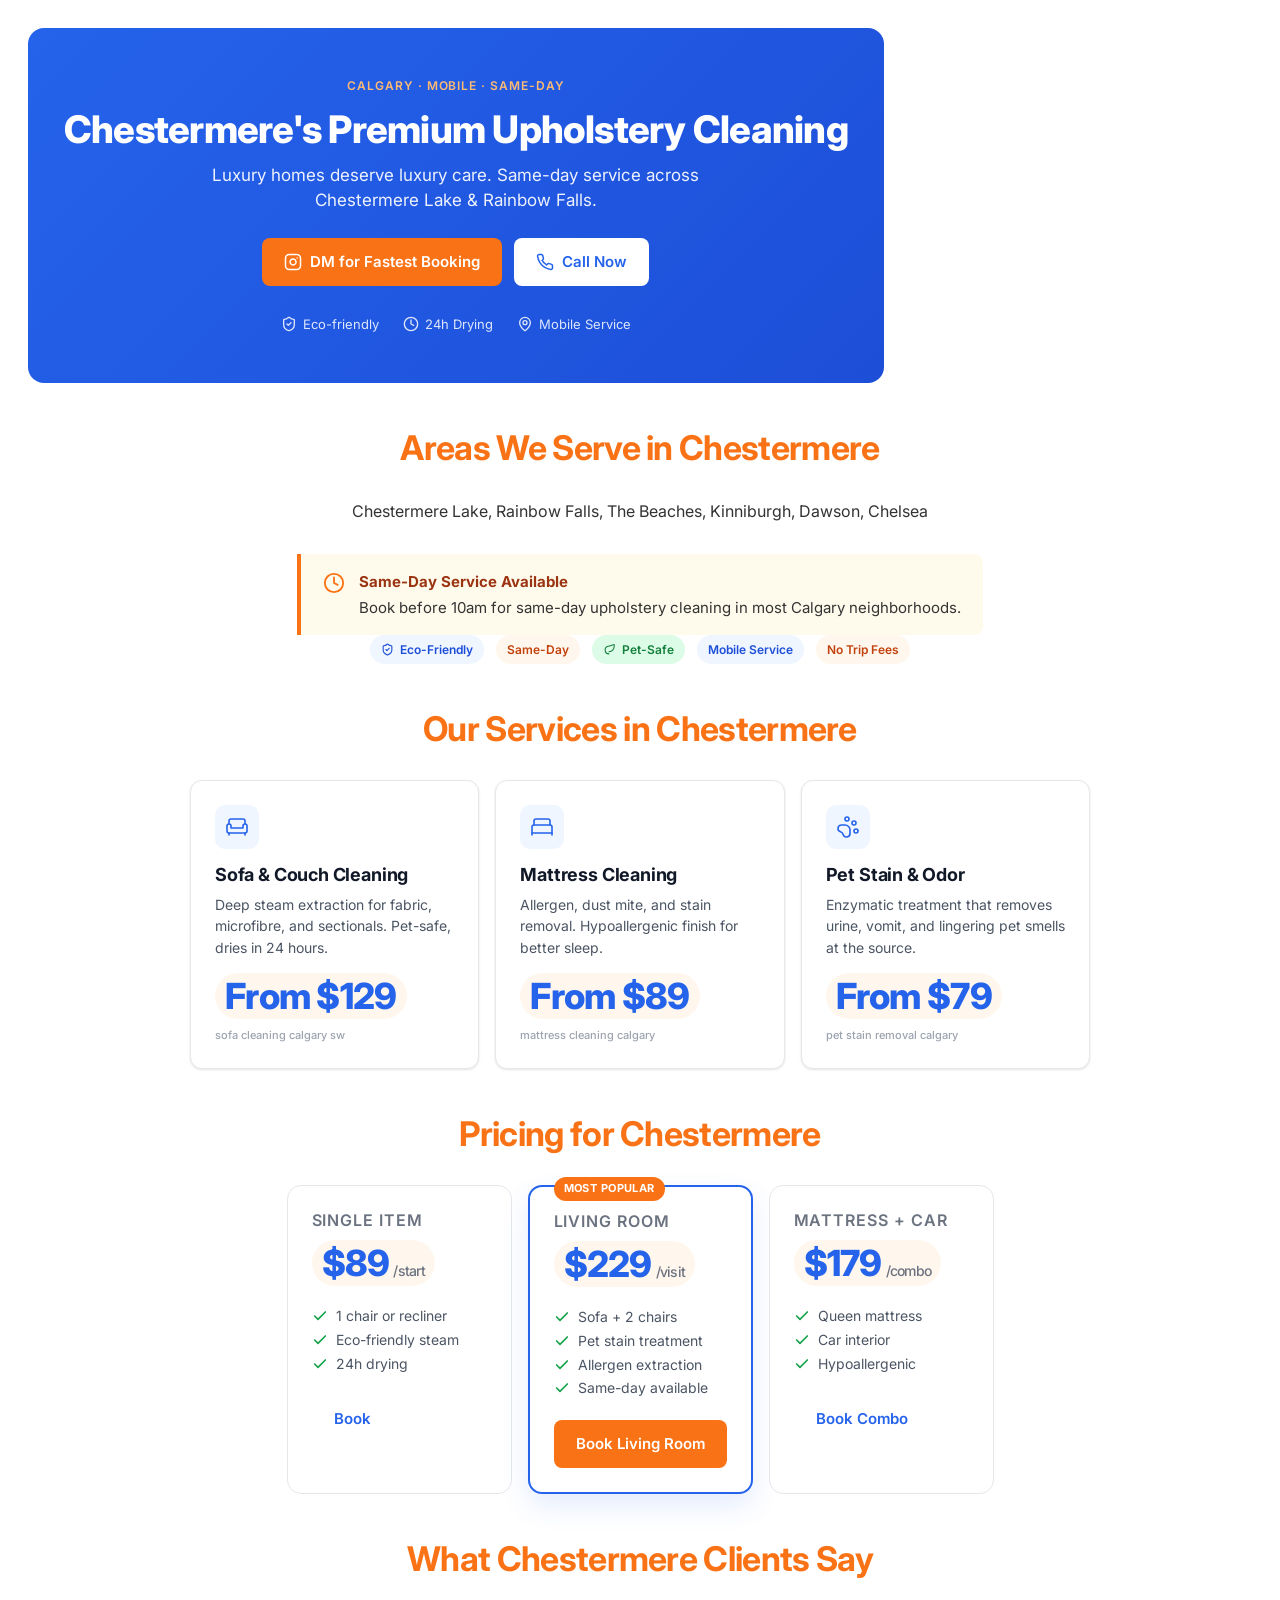
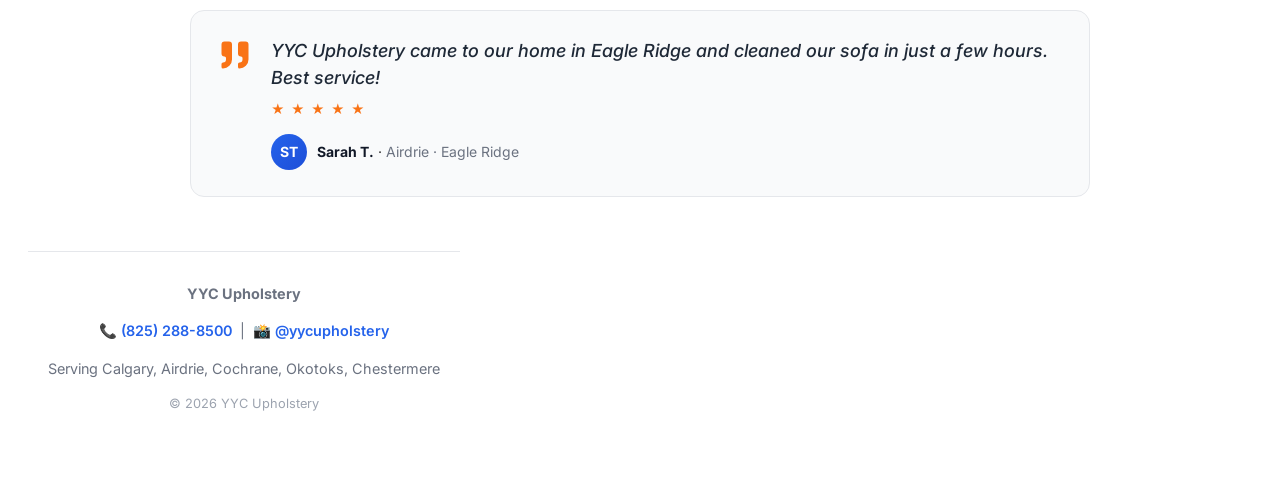
<file: public/community/chestermere.html>
<!doctype html>
<html lang="en">
<head>
  <meta charset="UTF-8">
  <meta name="viewport" content="width=device-width, initial-scale=1.0">
  <title>Sofa & Mattress Cleaning Chestermere AB | YYC Upholstery</title>
  <meta name="description" content="Mobile upholstery & mattress cleaning in Chestermere, AB. Premium service, fast drying, pet-safe products. Book now.">
  <link rel="canonical" href="https://yycupholstery.com/community/chestermere.html">
  <link rel="preconnect" href="https://fonts.googleapis.com">
  <link href="https://fonts.googleapis.com/css2?family=Inter:wght@400;500;600;700;800&display=swap" rel="stylesheet">
  <link rel="stylesheet" href="../styles.css">
  <script type="application/ld+json">
  {
    "@context": "https://schema.org",
    "@type": "Service",
    "name": "Upholstery Cleaning Chestermere",
    "serviceType": "Upholstery Cleaning",
    "provider": {
      "@type": "LocalBusiness",
      "name": "YYC Upholstery",
      "telephone": "+18252888500",
      "address": {
        "@type": "PostalAddress",
        "addressLocality": "Chestermere",
        "addressRegion": "AB",
        "addressCountry": "CA"
      }
    },
    "areaServed": "Chestermere, AB"
  }
  </script>
</head>
<body>
  <section style="padding:0;">
    <div class="hero">
  <div class="eyebrow">Calgary · Mobile · Same-Day</div>
  <h1>Chestermere's Premium Upholstery Cleaning</h1>
  <p>Luxury homes deserve luxury care. Same-day service across Chestermere Lake & Rainbow Falls.</p>
  <div class="row">
    <a class="btn btn-orange"><svg viewBox="0 0 24 24" fill="none" stroke="currentColor" stroke-width="2" stroke-linecap="round" stroke-linejoin="round"><rect width="20" height="20" x="2" y="2" rx="5"/><path d="M16 11.37A4 4 0 1 1 12.63 8 4 4 0 0 1 16 11.37z"/><line x1="17.5" x2="17.51" y1="6.5" y2="6.5"/></svg>DM for Fastest Booking</a>
    <a class="btn btn-white"><svg viewBox="0 0 24 24" fill="none" stroke="currentColor" stroke-width="2" stroke-linecap="round" stroke-linejoin="round"><path d="M22 16.92v3a2 2 0 0 1-2.18 2 19.79 19.79 0 0 1-8.63-3.07 19.5 19.5 0 0 1-6-6 19.79 19.79 0 0 1-3.07-8.67A2 2 0 0 1 4.11 2h3a2 2 0 0 1 2 1.72 12.84 12.84 0 0 0 .7 2.81 2 2 0 0 1-.45 2.11L8.09 9.91a16 16 0 0 0 6 6l1.27-1.27a2 2 0 0 1 2.11-.45 12.84 12.84 0 0 0 2.81.7A2 2 0 0 1 22 16.92z"/></svg>Call Now</a>
  </div>
  <div class="trust">
    <span><svg viewBox="0 0 24 24" fill="none" stroke="currentColor" stroke-width="2" stroke-linecap="round" stroke-linejoin="round"><path d="M20 13c0 5-3.5 7.5-7.66 8.95a1 1 0 0 1-.67-.01C7.5 20.5 4 18 4 13V6a1 1 0 0 1 1-1c2 0 4.5-1.2 6.24-2.72a1.17 1.17 0 0 1 1.52 0C14.51 3.81 17 5 19 5a1 1 0 0 1 1 1z"/><path d="m9 12 2 2 4-4"/></svg>Eco-friendly</span>
    <span><svg viewBox="0 0 24 24" fill="none" stroke="currentColor" stroke-width="2" stroke-linecap="round" stroke-linejoin="round"><circle cx="12" cy="12" r="10"/><polyline points="12 6 12 12 16 14"/></svg>24h Drying</span>
    <span><svg viewBox="0 0 24 24" fill="none" stroke="currentColor" stroke-width="2" stroke-linecap="round" stroke-linejoin="round"><path d="M20 10c0 4.993-5.539 10.193-7.399 11.799a1 1 0 0 1-1.202 0C9.539 20.193 4 14.993 4 10a8 8 0 0 1 16 0"/><circle cx="12" cy="10" r="3"/></svg>Mobile Service</span>
  </div>
</div>
  </section>
  <section class="container">
    <h2 class="section-title">Areas We Serve in Chestermere</h2>
    <p>Chestermere Lake, Rainbow Falls, The Beaches, Kinniburgh, Dawson, Chelsea</p>
  </section>
  <section class="container">
    <div class="callout">
  <svg viewBox="0 0 24 24" fill="none" stroke="currentColor" stroke-width="2" stroke-linecap="round" stroke-linejoin="round"><circle cx="12" cy="12" r="10"/><polyline points="12 6 12 12 16 14"/></svg>
  <div><strong>Same-Day Service Available</strong>Book before 10am for same-day upholstery cleaning in most Calgary neighborhoods.</div>
</div>
<div class="row">
  <span class="badge b-blue"><svg viewBox="0 0 24 24" fill="none" stroke="currentColor" stroke-width="2" stroke-linecap="round" stroke-linejoin="round"><path d="M20 13c0 5-3.5 7.5-7.66 8.95a1 1 0 0 1-.67-.01C7.5 20.5 4 18 4 13V6a1 1 0 0 1 1-1c2 0 4.5-1.2 6.24-2.72a1.17 1.17 0 0 1 1.52 0C14.51 3.81 17 5 19 5a1 1 0 0 1 1 1z"/><path d="m9 12 2 2 4-4"/></svg>Eco-Friendly</span>
  <span class="badge b-orange">Same-Day</span>
  <span class="badge b-green"><svg viewBox="0 0 24 24" fill="none" stroke="currentColor" stroke-width="2" stroke-linecap="round" stroke-linejoin="round"><path d="M11 20A7 7 0 0 1 9.8 6.1C15.5 5 17 4.48 19.2 2.96a1 1 0 0 1 1.6.8c0 8.7-3.83 12.24-9.8 12.24"/></svg>Pet-Safe</span>
  <span class="badge b-blue">Mobile Service</span>
  <span class="badge b-orange">No Trip Fees</span>
</div>
  </section>
  <section class="container">
    <h2 class="section-title">Our Services in Chestermere</h2>
    <div class="grid">
  <div class="card">
    <div class="icon"><svg viewBox="0 0 24 24" fill="none" stroke="currentColor" stroke-width="1.6" stroke-linecap="round" stroke-linejoin="round"><path d="M20 9V6a2 2 0 0 0-2-2H6a2 2 0 0 0-2 2v3"/><path d="M2 11v5a2 2 0 0 0 2 2h16a2 2 0 0 0 2-2v-5a2 2 0 0 0-4 0v2H6v-2a2 2 0 0 0-4 0Z"/><path d="M4 18v2"/><path d="M20 18v2"/></svg></div>
    <h3>Sofa &amp; Couch Cleaning</h3>
    <p>Deep steam extraction for fabric, microfibre, and sectionals. Pet-safe, dries in 24 hours.</p>
    <span class="price">From $129</span>
    <span class="kw">sofa cleaning calgary sw</span>
  </div>
  <div class="card">
    <div class="icon"><svg viewBox="0 0 24 24" fill="none" stroke="currentColor" stroke-width="1.6" stroke-linecap="round" stroke-linejoin="round"><path d="M2 20v-8a2 2 0 0 1 2-2h16a2 2 0 0 1 2 2v8"/><path d="M4 10V6a2 2 0 0 1 2-2h12a2 2 0 0 1 2 2v4"/><path d="M2 18h20"/></svg></div>
    <h3>Mattress Cleaning</h3>
    <p>Allergen, dust mite, and stain removal. Hypoallergenic finish for better sleep.</p>
    <span class="price">From $89</span>
    <span class="kw">mattress cleaning calgary</span>
  </div>
  <div class="card">
    <div class="icon"><svg viewBox="0 0 24 24" fill="none" stroke="currentColor" stroke-width="1.6" stroke-linecap="round" stroke-linejoin="round"><circle cx="11" cy="4" r="2"/><circle cx="18" cy="8" r="2"/><circle cx="20" cy="16" r="2"/><path d="M9 10a5 5 0 0 1 5 5v3.5a3.5 3.5 0 0 1-6.84 1.045Q6.52 17.48 4.46 16.84A3.5 3.5 0 0 1 5.5 10Z"/></svg></div>
    <h3>Pet Stain &amp; Odor</h3>
    <p>Enzymatic treatment that removes urine, vomit, and lingering pet smells at the source.</p>
    <span class="price">From $79</span>
    <span class="kw">pet stain removal calgary</span>
  </div>
</div>
  </section>
  <section class="container">
    <h2 class="section-title">Pricing for Chestermere</h2>
    <div class="tiers">
  <div class="tier">
    <h3>Single Item</h3>
    <div class="price">$89<small>/start</small></div>
    <ul>
      <li><svg viewBox="0 0 24 24" fill="none" stroke="currentColor" stroke-width="2.5" stroke-linecap="round" stroke-linejoin="round"><polyline points="20 6 9 17 4 12"/></svg>1 chair or recliner</li>
      <li><svg viewBox="0 0 24 24" fill="none" stroke="currentColor" stroke-width="2.5" stroke-linecap="round" stroke-linejoin="round"><polyline points="20 6 9 17 4 12"/></svg>Eco-friendly steam</li>
      <li><svg viewBox="0 0 24 24" fill="none" stroke="currentColor" stroke-width="2.5" stroke-linecap="round" stroke-linejoin="round"><polyline points="20 6 9 17 4 12"/></svg>24h drying</li>
    </ul>
    <a class="btn btn-g">Book</a>
  </div>
  <div class="tier feat">
    <span class="tag">Most Popular</span>
    <h3>Living Room</h3>
    <div class="price">$229<small>/visit</small></div>
    <ul>
      <li><svg viewBox="0 0 24 24" fill="none" stroke="currentColor" stroke-width="2.5" stroke-linecap="round" stroke-linejoin="round"><polyline points="20 6 9 17 4 12"/></svg>Sofa + 2 chairs</li>
      <li><svg viewBox="0 0 24 24" fill="none" stroke="currentColor" stroke-width="2.5" stroke-linecap="round" stroke-linejoin="round"><polyline points="20 6 9 17 4 12"/></svg>Pet stain treatment</li>
      <li><svg viewBox="0 0 24 24" fill="none" stroke="currentColor" stroke-width="2.5" stroke-linecap="round" stroke-linejoin="round"><polyline points="20 6 9 17 4 12"/></svg>Allergen extraction</li>
      <li><svg viewBox="0 0 24 24" fill="none" stroke="currentColor" stroke-width="2.5" stroke-linecap="round" stroke-linejoin="round"><polyline points="20 6 9 17 4 12"/></svg>Same-day available</li>
    </ul>
    <a class="btn btn-o">Book Living Room</a>
  </div>
  <div class="tier">
    <h3>Mattress + Car</h3>
    <div class="price">$179<small>/combo</small></div>
    <ul>
      <li><svg viewBox="0 0 24 24" fill="none" stroke="currentColor" stroke-width="2.5" stroke-linecap="round" stroke-linejoin="round"><polyline points="20 6 9 17 4 12"/></svg>Queen mattress</li>
      <li><svg viewBox="0 0 24 24" fill="none" stroke="currentColor" stroke-width="2.5" stroke-linecap="round" stroke-linejoin="round"><polyline points="20 6 9 17 4 12"/></svg>Car interior</li>
      <li><svg viewBox="0 0 24 24" fill="none" stroke="currentColor" stroke-width="2.5" stroke-linecap="round" stroke-linejoin="round"><polyline points="20 6 9 17 4 12"/></svg>Hypoallergenic</li>
    </ul>
    <a class="btn btn-g">Book Combo</a>
  </div>
</div>
  </section>
  <section class="container">
    <h2 class="section-title">What Chestermere Clients Say</h2>
    <div class="t">
  <div class="q"><svg viewBox="0 0 24 24" fill="currentColor"><path d="M16 3a2 2 0 0 0-2 2v6a2 2 0 0 0 2 2 1 1 0 0 1 1 1v1a2 2 0 0 1-2 2 1 1 0 0 0-1 1v2a1 1 0 0 0 1 1 6 6 0 0 0 6-6V5a2 2 0 0 0-2-2zM5 3a2 2 0 0 0-2 2v6a2 2 0 0 0 2 2 1 1 0 0 1 1 1v1a2 2 0 0 1-2 2 1 1 0 0 0-1 1v2a1 1 0 0 0 1 1 6 6 0 0 0 6-6V5a2 2 0 0 0-2-2z"/></svg></div>
  <div>
    <blockquote>YYC Upholstery came to our home in Eagle Ridge and cleaned our sofa in just a few hours. Best service!</blockquote>
    <div class="stars">★ ★ ★ ★ ★</div>
    <div class="author"><div class="avatar">ST</div><div><strong>Sarah T.</strong> · <span>Airdrie · Eagle Ridge</span></div></div>
  </div>
</div>
  </section>
  <footer>
    <p><strong>YYC Upholstery</strong></p>
    <p>📞 <a href="tel:+18252888500">(825) 288-8500</a> &nbsp;|&nbsp; 📸 <a href="https://instagram.com/yycupholstery">@yycupholstery</a></p>
    <p>Serving Calgary, Airdrie, Cochrane, Okotoks, Chestermere</p>
    <p style="margin-top:10px;font-size:0.8rem;color:#9ca3af;">© 2026 YYC Upholstery</p>
  </footer>
</body>
</html>
</file>
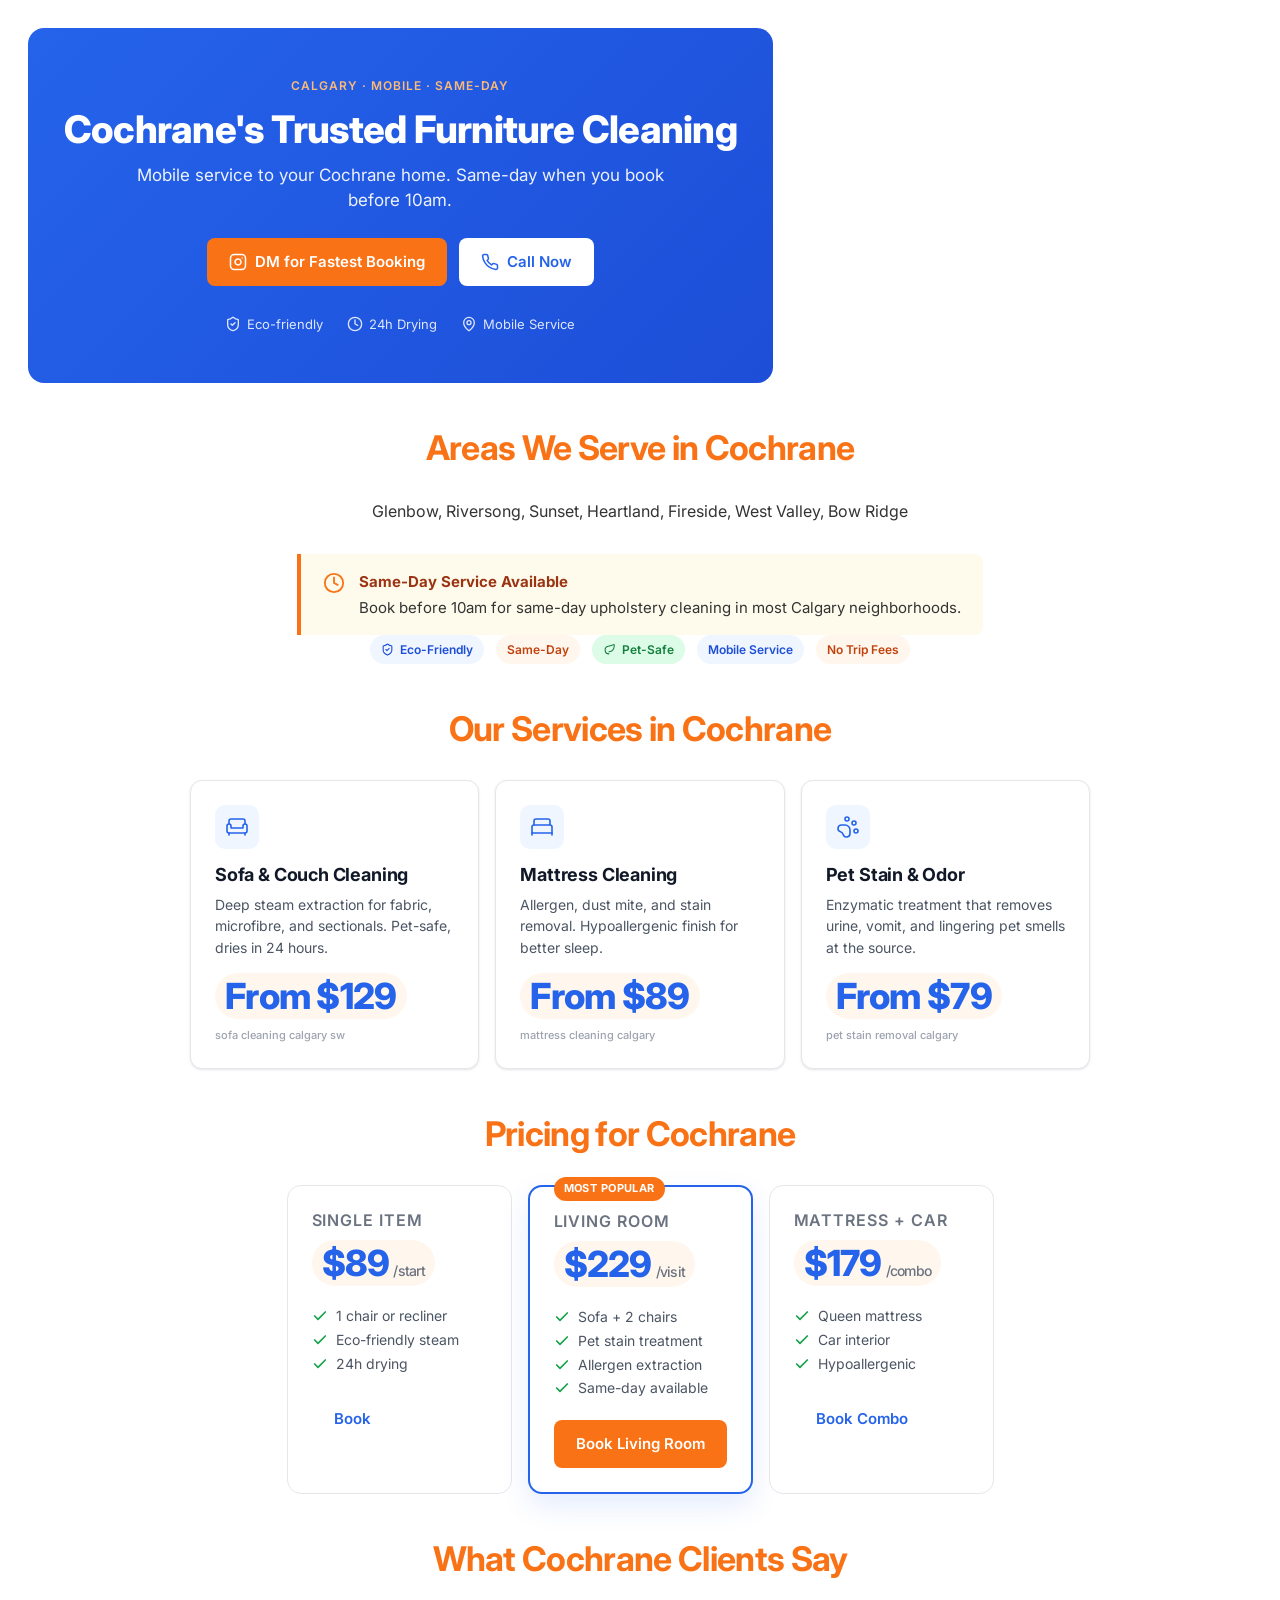
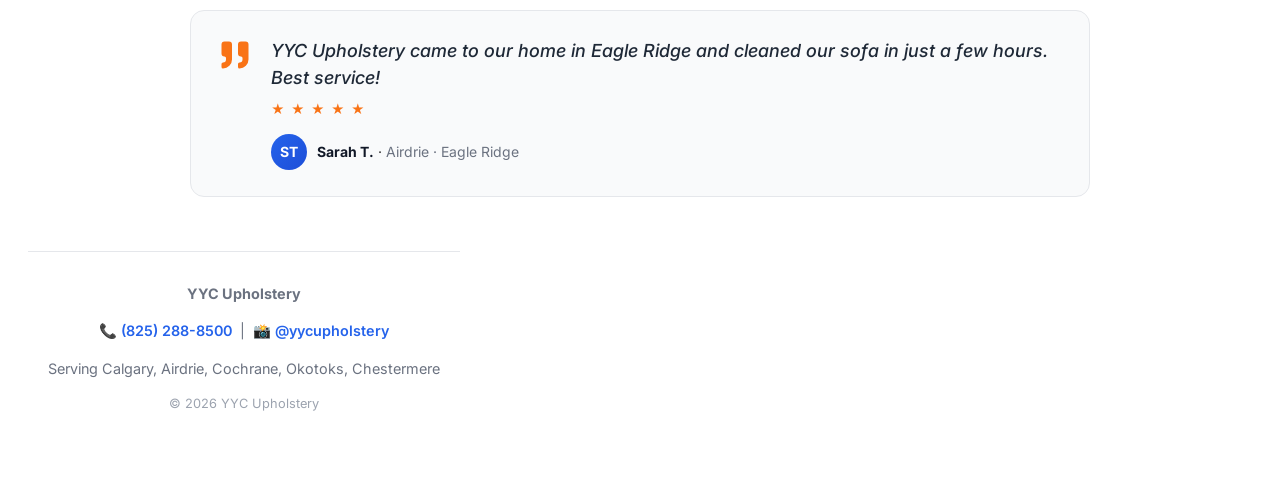
<file: public/community/cochrane.html>
<!doctype html>
<html lang="en">
<head>
  <meta charset="UTF-8">
  <meta name="viewport" content="width=device-width, initial-scale=1.0">
  <title>Furniture Cleaning Cochrane AB | YYC Upholstery</title>
  <meta name="description" content="Professional furniture, sofa & mattress cleaning in Cochrane, Alberta. Eco-friendly solutions, 24h drying. Book via DM or call.">
  <link rel="canonical" href="https://yycupholstery.com/community/cochrane.html">
  <link rel="preconnect" href="https://fonts.googleapis.com">
  <link href="https://fonts.googleapis.com/css2?family=Inter:wght@400;500;600;700;800&display=swap" rel="stylesheet">
  <link rel="stylesheet" href="../styles.css">
  <script type="application/ld+json">
  {
    "@context": "https://schema.org",
    "@type": "Service",
    "name": "Upholstery Cleaning Cochrane",
    "serviceType": "Upholstery Cleaning",
    "provider": {
      "@type": "LocalBusiness",
      "name": "YYC Upholstery",
      "telephone": "+18252888500",
      "address": {
        "@type": "PostalAddress",
        "addressLocality": "Cochrane",
        "addressRegion": "AB",
        "addressCountry": "CA"
      }
    },
    "areaServed": "Cochrane, AB"
  }
  </script>
</head>
<body>
  <section style="padding:0;">
    <div class="hero">
  <div class="eyebrow">Calgary · Mobile · Same-Day</div>
  <h1>Cochrane's Trusted Furniture Cleaning</h1>
  <p>Mobile service to your Cochrane home. Same-day when you book before 10am.</p>
  <div class="row">
    <a class="btn btn-orange"><svg viewBox="0 0 24 24" fill="none" stroke="currentColor" stroke-width="2" stroke-linecap="round" stroke-linejoin="round"><rect width="20" height="20" x="2" y="2" rx="5"/><path d="M16 11.37A4 4 0 1 1 12.63 8 4 4 0 0 1 16 11.37z"/><line x1="17.5" x2="17.51" y1="6.5" y2="6.5"/></svg>DM for Fastest Booking</a>
    <a class="btn btn-white"><svg viewBox="0 0 24 24" fill="none" stroke="currentColor" stroke-width="2" stroke-linecap="round" stroke-linejoin="round"><path d="M22 16.92v3a2 2 0 0 1-2.18 2 19.79 19.79 0 0 1-8.63-3.07 19.5 19.5 0 0 1-6-6 19.79 19.79 0 0 1-3.07-8.67A2 2 0 0 1 4.11 2h3a2 2 0 0 1 2 1.72 12.84 12.84 0 0 0 .7 2.81 2 2 0 0 1-.45 2.11L8.09 9.91a16 16 0 0 0 6 6l1.27-1.27a2 2 0 0 1 2.11-.45 12.84 12.84 0 0 0 2.81.7A2 2 0 0 1 22 16.92z"/></svg>Call Now</a>
  </div>
  <div class="trust">
    <span><svg viewBox="0 0 24 24" fill="none" stroke="currentColor" stroke-width="2" stroke-linecap="round" stroke-linejoin="round"><path d="M20 13c0 5-3.5 7.5-7.66 8.95a1 1 0 0 1-.67-.01C7.5 20.5 4 18 4 13V6a1 1 0 0 1 1-1c2 0 4.5-1.2 6.24-2.72a1.17 1.17 0 0 1 1.52 0C14.51 3.81 17 5 19 5a1 1 0 0 1 1 1z"/><path d="m9 12 2 2 4-4"/></svg>Eco-friendly</span>
    <span><svg viewBox="0 0 24 24" fill="none" stroke="currentColor" stroke-width="2" stroke-linecap="round" stroke-linejoin="round"><circle cx="12" cy="12" r="10"/><polyline points="12 6 12 12 16 14"/></svg>24h Drying</span>
    <span><svg viewBox="0 0 24 24" fill="none" stroke="currentColor" stroke-width="2" stroke-linecap="round" stroke-linejoin="round"><path d="M20 10c0 4.993-5.539 10.193-7.399 11.799a1 1 0 0 1-1.202 0C9.539 20.193 4 14.993 4 10a8 8 0 0 1 16 0"/><circle cx="12" cy="10" r="3"/></svg>Mobile Service</span>
  </div>
</div>
  </section>
  <section class="container">
    <h2 class="section-title">Areas We Serve in Cochrane</h2>
    <p>Glenbow, Riversong, Sunset, Heartland, Fireside, West Valley, Bow Ridge</p>
  </section>
  <section class="container">
    <div class="callout">
  <svg viewBox="0 0 24 24" fill="none" stroke="currentColor" stroke-width="2" stroke-linecap="round" stroke-linejoin="round"><circle cx="12" cy="12" r="10"/><polyline points="12 6 12 12 16 14"/></svg>
  <div><strong>Same-Day Service Available</strong>Book before 10am for same-day upholstery cleaning in most Calgary neighborhoods.</div>
</div>
<div class="row">
  <span class="badge b-blue"><svg viewBox="0 0 24 24" fill="none" stroke="currentColor" stroke-width="2" stroke-linecap="round" stroke-linejoin="round"><path d="M20 13c0 5-3.5 7.5-7.66 8.95a1 1 0 0 1-.67-.01C7.5 20.5 4 18 4 13V6a1 1 0 0 1 1-1c2 0 4.5-1.2 6.24-2.72a1.17 1.17 0 0 1 1.52 0C14.51 3.81 17 5 19 5a1 1 0 0 1 1 1z"/><path d="m9 12 2 2 4-4"/></svg>Eco-Friendly</span>
  <span class="badge b-orange">Same-Day</span>
  <span class="badge b-green"><svg viewBox="0 0 24 24" fill="none" stroke="currentColor" stroke-width="2" stroke-linecap="round" stroke-linejoin="round"><path d="M11 20A7 7 0 0 1 9.8 6.1C15.5 5 17 4.48 19.2 2.96a1 1 0 0 1 1.6.8c0 8.7-3.83 12.24-9.8 12.24"/></svg>Pet-Safe</span>
  <span class="badge b-blue">Mobile Service</span>
  <span class="badge b-orange">No Trip Fees</span>
</div>
  </section>
  <section class="container">
    <h2 class="section-title">Our Services in Cochrane</h2>
    <div class="grid">
  <div class="card">
    <div class="icon"><svg viewBox="0 0 24 24" fill="none" stroke="currentColor" stroke-width="1.6" stroke-linecap="round" stroke-linejoin="round"><path d="M20 9V6a2 2 0 0 0-2-2H6a2 2 0 0 0-2 2v3"/><path d="M2 11v5a2 2 0 0 0 2 2h16a2 2 0 0 0 2-2v-5a2 2 0 0 0-4 0v2H6v-2a2 2 0 0 0-4 0Z"/><path d="M4 18v2"/><path d="M20 18v2"/></svg></div>
    <h3>Sofa &amp; Couch Cleaning</h3>
    <p>Deep steam extraction for fabric, microfibre, and sectionals. Pet-safe, dries in 24 hours.</p>
    <span class="price">From $129</span>
    <span class="kw">sofa cleaning calgary sw</span>
  </div>
  <div class="card">
    <div class="icon"><svg viewBox="0 0 24 24" fill="none" stroke="currentColor" stroke-width="1.6" stroke-linecap="round" stroke-linejoin="round"><path d="M2 20v-8a2 2 0 0 1 2-2h16a2 2 0 0 1 2 2v8"/><path d="M4 10V6a2 2 0 0 1 2-2h12a2 2 0 0 1 2 2v4"/><path d="M2 18h20"/></svg></div>
    <h3>Mattress Cleaning</h3>
    <p>Allergen, dust mite, and stain removal. Hypoallergenic finish for better sleep.</p>
    <span class="price">From $89</span>
    <span class="kw">mattress cleaning calgary</span>
  </div>
  <div class="card">
    <div class="icon"><svg viewBox="0 0 24 24" fill="none" stroke="currentColor" stroke-width="1.6" stroke-linecap="round" stroke-linejoin="round"><circle cx="11" cy="4" r="2"/><circle cx="18" cy="8" r="2"/><circle cx="20" cy="16" r="2"/><path d="M9 10a5 5 0 0 1 5 5v3.5a3.5 3.5 0 0 1-6.84 1.045Q6.52 17.48 4.46 16.84A3.5 3.5 0 0 1 5.5 10Z"/></svg></div>
    <h3>Pet Stain &amp; Odor</h3>
    <p>Enzymatic treatment that removes urine, vomit, and lingering pet smells at the source.</p>
    <span class="price">From $79</span>
    <span class="kw">pet stain removal calgary</span>
  </div>
</div>
  </section>
  <section class="container">
    <h2 class="section-title">Pricing for Cochrane</h2>
    <div class="tiers">
  <div class="tier">
    <h3>Single Item</h3>
    <div class="price">$89<small>/start</small></div>
    <ul>
      <li><svg viewBox="0 0 24 24" fill="none" stroke="currentColor" stroke-width="2.5" stroke-linecap="round" stroke-linejoin="round"><polyline points="20 6 9 17 4 12"/></svg>1 chair or recliner</li>
      <li><svg viewBox="0 0 24 24" fill="none" stroke="currentColor" stroke-width="2.5" stroke-linecap="round" stroke-linejoin="round"><polyline points="20 6 9 17 4 12"/></svg>Eco-friendly steam</li>
      <li><svg viewBox="0 0 24 24" fill="none" stroke="currentColor" stroke-width="2.5" stroke-linecap="round" stroke-linejoin="round"><polyline points="20 6 9 17 4 12"/></svg>24h drying</li>
    </ul>
    <a class="btn btn-g">Book</a>
  </div>
  <div class="tier feat">
    <span class="tag">Most Popular</span>
    <h3>Living Room</h3>
    <div class="price">$229<small>/visit</small></div>
    <ul>
      <li><svg viewBox="0 0 24 24" fill="none" stroke="currentColor" stroke-width="2.5" stroke-linecap="round" stroke-linejoin="round"><polyline points="20 6 9 17 4 12"/></svg>Sofa + 2 chairs</li>
      <li><svg viewBox="0 0 24 24" fill="none" stroke="currentColor" stroke-width="2.5" stroke-linecap="round" stroke-linejoin="round"><polyline points="20 6 9 17 4 12"/></svg>Pet stain treatment</li>
      <li><svg viewBox="0 0 24 24" fill="none" stroke="currentColor" stroke-width="2.5" stroke-linecap="round" stroke-linejoin="round"><polyline points="20 6 9 17 4 12"/></svg>Allergen extraction</li>
      <li><svg viewBox="0 0 24 24" fill="none" stroke="currentColor" stroke-width="2.5" stroke-linecap="round" stroke-linejoin="round"><polyline points="20 6 9 17 4 12"/></svg>Same-day available</li>
    </ul>
    <a class="btn btn-o">Book Living Room</a>
  </div>
  <div class="tier">
    <h3>Mattress + Car</h3>
    <div class="price">$179<small>/combo</small></div>
    <ul>
      <li><svg viewBox="0 0 24 24" fill="none" stroke="currentColor" stroke-width="2.5" stroke-linecap="round" stroke-linejoin="round"><polyline points="20 6 9 17 4 12"/></svg>Queen mattress</li>
      <li><svg viewBox="0 0 24 24" fill="none" stroke="currentColor" stroke-width="2.5" stroke-linecap="round" stroke-linejoin="round"><polyline points="20 6 9 17 4 12"/></svg>Car interior</li>
      <li><svg viewBox="0 0 24 24" fill="none" stroke="currentColor" stroke-width="2.5" stroke-linecap="round" stroke-linejoin="round"><polyline points="20 6 9 17 4 12"/></svg>Hypoallergenic</li>
    </ul>
    <a class="btn btn-g">Book Combo</a>
  </div>
</div>
  </section>
  <section class="container">
    <h2 class="section-title">What Cochrane Clients Say</h2>
    <div class="t">
  <div class="q"><svg viewBox="0 0 24 24" fill="currentColor"><path d="M16 3a2 2 0 0 0-2 2v6a2 2 0 0 0 2 2 1 1 0 0 1 1 1v1a2 2 0 0 1-2 2 1 1 0 0 0-1 1v2a1 1 0 0 0 1 1 6 6 0 0 0 6-6V5a2 2 0 0 0-2-2zM5 3a2 2 0 0 0-2 2v6a2 2 0 0 0 2 2 1 1 0 0 1 1 1v1a2 2 0 0 1-2 2 1 1 0 0 0-1 1v2a1 1 0 0 0 1 1 6 6 0 0 0 6-6V5a2 2 0 0 0-2-2z"/></svg></div>
  <div>
    <blockquote>YYC Upholstery came to our home in Eagle Ridge and cleaned our sofa in just a few hours. Best service!</blockquote>
    <div class="stars">★ ★ ★ ★ ★</div>
    <div class="author"><div class="avatar">ST</div><div><strong>Sarah T.</strong> · <span>Airdrie · Eagle Ridge</span></div></div>
  </div>
</div>
  </section>
  <footer>
    <p><strong>YYC Upholstery</strong></p>
    <p>📞 <a href="tel:+18252888500">(825) 288-8500</a> &nbsp;|&nbsp; 📸 <a href="https://instagram.com/yycupholstery">@yycupholstery</a></p>
    <p>Serving Calgary, Airdrie, Cochrane, Okotoks, Chestermere</p>
    <p style="margin-top:10px;font-size:0.8rem;color:#9ca3af;">© 2026 YYC Upholstery</p>
  </footer>
</body>
</html>
</file>
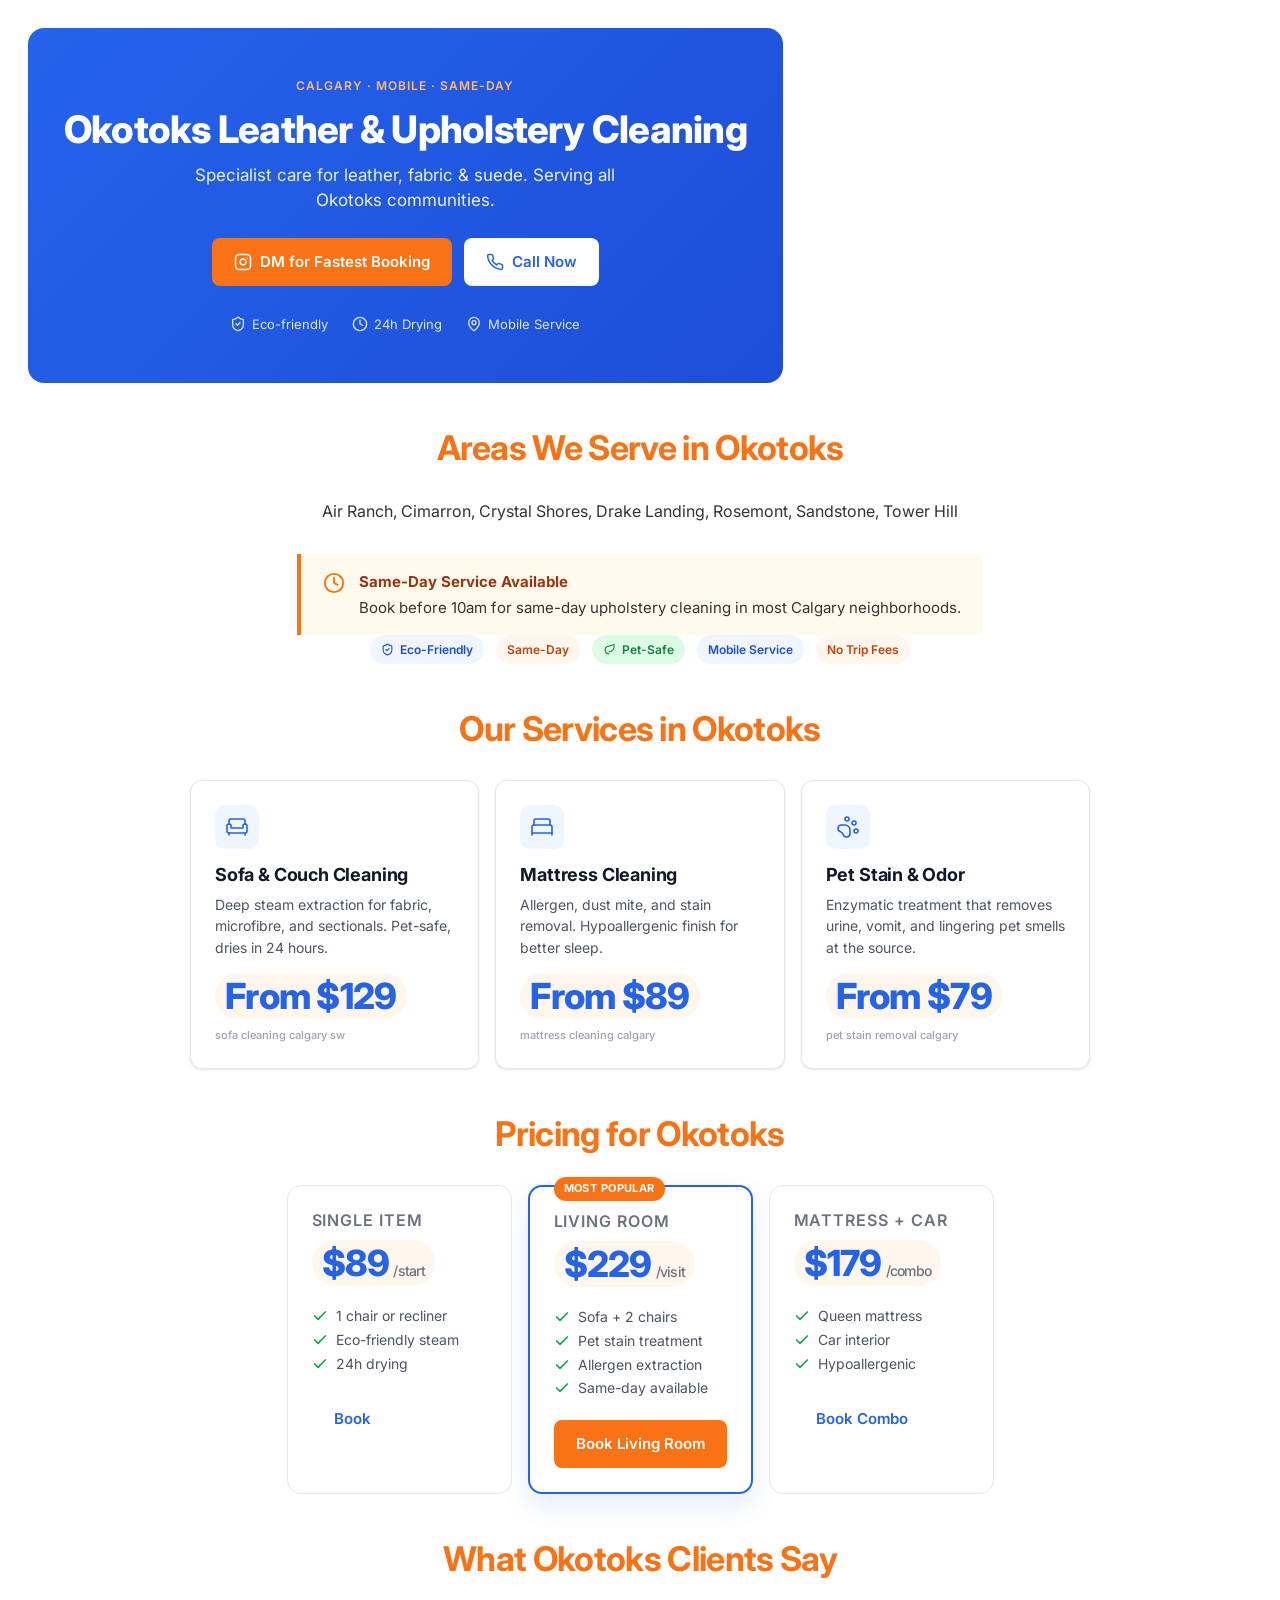
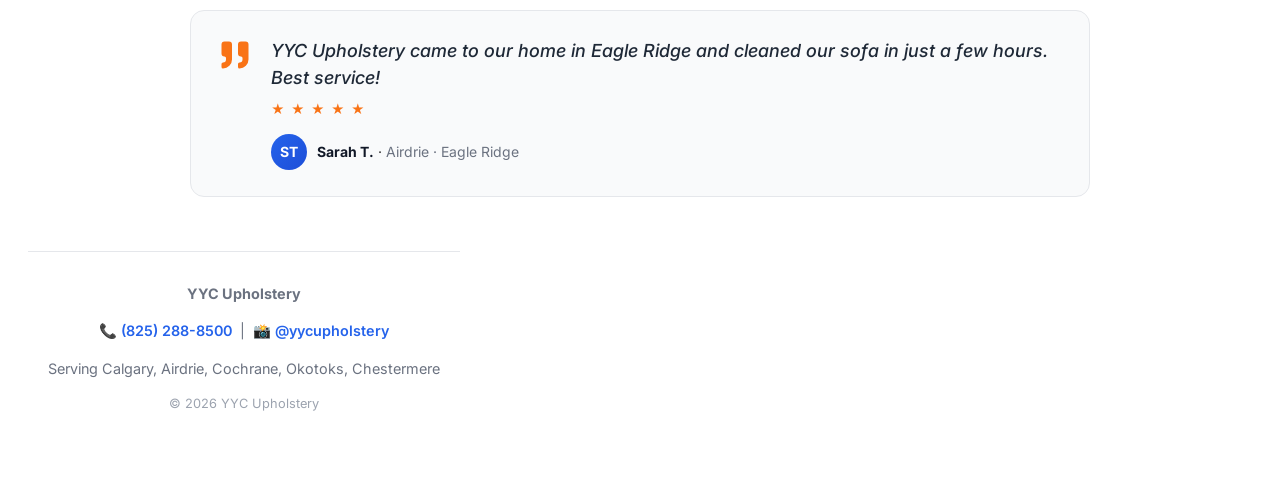
<file: public/community/okotoks.html>
<!doctype html>
<html lang="en">
<head>
  <meta charset="UTF-8">
  <meta name="viewport" content="width=device-width, initial-scale=1.0">
  <title>Upholstery & Leather Cleaning Okotoks AB | YYC Upholstery</title>
  <meta name="description" content="Sofa cleaning, leather restoration & pet-stain removal in Okotoks, AB. Mobile service, eco-friendly. DM for booking.">
  <link rel="canonical" href="https://yycupholstery.com/community/okotoks.html">
  <link rel="preconnect" href="https://fonts.googleapis.com">
  <link href="https://fonts.googleapis.com/css2?family=Inter:wght@400;500;600;700;800&display=swap" rel="stylesheet">
  <link rel="stylesheet" href="../styles.css">
  <script type="application/ld+json">
  {
    "@context": "https://schema.org",
    "@type": "Service",
    "name": "Upholstery Cleaning Okotoks",
    "serviceType": "Upholstery Cleaning",
    "provider": {
      "@type": "LocalBusiness",
      "name": "YYC Upholstery",
      "telephone": "+18252888500",
      "address": {
        "@type": "PostalAddress",
        "addressLocality": "Okotoks",
        "addressRegion": "AB",
        "addressCountry": "CA"
      }
    },
    "areaServed": "Okotoks, AB"
  }
  </script>
</head>
<body>
  <section style="padding:0;">
    <div class="hero">
  <div class="eyebrow">Calgary · Mobile · Same-Day</div>
  <h1>Okotoks Leather & Upholstery Cleaning</h1>
  <p>Specialist care for leather, fabric & suede. Serving all Okotoks communities.</p>
  <div class="row">
    <a class="btn btn-orange"><svg viewBox="0 0 24 24" fill="none" stroke="currentColor" stroke-width="2" stroke-linecap="round" stroke-linejoin="round"><rect width="20" height="20" x="2" y="2" rx="5"/><path d="M16 11.37A4 4 0 1 1 12.63 8 4 4 0 0 1 16 11.37z"/><line x1="17.5" x2="17.51" y1="6.5" y2="6.5"/></svg>DM for Fastest Booking</a>
    <a class="btn btn-white"><svg viewBox="0 0 24 24" fill="none" stroke="currentColor" stroke-width="2" stroke-linecap="round" stroke-linejoin="round"><path d="M22 16.92v3a2 2 0 0 1-2.18 2 19.79 19.79 0 0 1-8.63-3.07 19.5 19.5 0 0 1-6-6 19.79 19.79 0 0 1-3.07-8.67A2 2 0 0 1 4.11 2h3a2 2 0 0 1 2 1.72 12.84 12.84 0 0 0 .7 2.81 2 2 0 0 1-.45 2.11L8.09 9.91a16 16 0 0 0 6 6l1.27-1.27a2 2 0 0 1 2.11-.45 12.84 12.84 0 0 0 2.81.7A2 2 0 0 1 22 16.92z"/></svg>Call Now</a>
  </div>
  <div class="trust">
    <span><svg viewBox="0 0 24 24" fill="none" stroke="currentColor" stroke-width="2" stroke-linecap="round" stroke-linejoin="round"><path d="M20 13c0 5-3.5 7.5-7.66 8.95a1 1 0 0 1-.67-.01C7.5 20.5 4 18 4 13V6a1 1 0 0 1 1-1c2 0 4.5-1.2 6.24-2.72a1.17 1.17 0 0 1 1.52 0C14.51 3.81 17 5 19 5a1 1 0 0 1 1 1z"/><path d="m9 12 2 2 4-4"/></svg>Eco-friendly</span>
    <span><svg viewBox="0 0 24 24" fill="none" stroke="currentColor" stroke-width="2" stroke-linecap="round" stroke-linejoin="round"><circle cx="12" cy="12" r="10"/><polyline points="12 6 12 12 16 14"/></svg>24h Drying</span>
    <span><svg viewBox="0 0 24 24" fill="none" stroke="currentColor" stroke-width="2" stroke-linecap="round" stroke-linejoin="round"><path d="M20 10c0 4.993-5.539 10.193-7.399 11.799a1 1 0 0 1-1.202 0C9.539 20.193 4 14.993 4 10a8 8 0 0 1 16 0"/><circle cx="12" cy="10" r="3"/></svg>Mobile Service</span>
  </div>
</div>
  </section>
  <section class="container">
    <h2 class="section-title">Areas We Serve in Okotoks</h2>
    <p>Air Ranch, Cimarron, Crystal Shores, Drake Landing, Rosemont, Sandstone, Tower Hill</p>
  </section>
  <section class="container">
    <div class="callout">
  <svg viewBox="0 0 24 24" fill="none" stroke="currentColor" stroke-width="2" stroke-linecap="round" stroke-linejoin="round"><circle cx="12" cy="12" r="10"/><polyline points="12 6 12 12 16 14"/></svg>
  <div><strong>Same-Day Service Available</strong>Book before 10am for same-day upholstery cleaning in most Calgary neighborhoods.</div>
</div>
<div class="row">
  <span class="badge b-blue"><svg viewBox="0 0 24 24" fill="none" stroke="currentColor" stroke-width="2" stroke-linecap="round" stroke-linejoin="round"><path d="M20 13c0 5-3.5 7.5-7.66 8.95a1 1 0 0 1-.67-.01C7.5 20.5 4 18 4 13V6a1 1 0 0 1 1-1c2 0 4.5-1.2 6.24-2.72a1.17 1.17 0 0 1 1.52 0C14.51 3.81 17 5 19 5a1 1 0 0 1 1 1z"/><path d="m9 12 2 2 4-4"/></svg>Eco-Friendly</span>
  <span class="badge b-orange">Same-Day</span>
  <span class="badge b-green"><svg viewBox="0 0 24 24" fill="none" stroke="currentColor" stroke-width="2" stroke-linecap="round" stroke-linejoin="round"><path d="M11 20A7 7 0 0 1 9.8 6.1C15.5 5 17 4.48 19.2 2.96a1 1 0 0 1 1.6.8c0 8.7-3.83 12.24-9.8 12.24"/></svg>Pet-Safe</span>
  <span class="badge b-blue">Mobile Service</span>
  <span class="badge b-orange">No Trip Fees</span>
</div>
  </section>
  <section class="container">
    <h2 class="section-title">Our Services in Okotoks</h2>
    <div class="grid">
  <div class="card">
    <div class="icon"><svg viewBox="0 0 24 24" fill="none" stroke="currentColor" stroke-width="1.6" stroke-linecap="round" stroke-linejoin="round"><path d="M20 9V6a2 2 0 0 0-2-2H6a2 2 0 0 0-2 2v3"/><path d="M2 11v5a2 2 0 0 0 2 2h16a2 2 0 0 0 2-2v-5a2 2 0 0 0-4 0v2H6v-2a2 2 0 0 0-4 0Z"/><path d="M4 18v2"/><path d="M20 18v2"/></svg></div>
    <h3>Sofa &amp; Couch Cleaning</h3>
    <p>Deep steam extraction for fabric, microfibre, and sectionals. Pet-safe, dries in 24 hours.</p>
    <span class="price">From $129</span>
    <span class="kw">sofa cleaning calgary sw</span>
  </div>
  <div class="card">
    <div class="icon"><svg viewBox="0 0 24 24" fill="none" stroke="currentColor" stroke-width="1.6" stroke-linecap="round" stroke-linejoin="round"><path d="M2 20v-8a2 2 0 0 1 2-2h16a2 2 0 0 1 2 2v8"/><path d="M4 10V6a2 2 0 0 1 2-2h12a2 2 0 0 1 2 2v4"/><path d="M2 18h20"/></svg></div>
    <h3>Mattress Cleaning</h3>
    <p>Allergen, dust mite, and stain removal. Hypoallergenic finish for better sleep.</p>
    <span class="price">From $89</span>
    <span class="kw">mattress cleaning calgary</span>
  </div>
  <div class="card">
    <div class="icon"><svg viewBox="0 0 24 24" fill="none" stroke="currentColor" stroke-width="1.6" stroke-linecap="round" stroke-linejoin="round"><circle cx="11" cy="4" r="2"/><circle cx="18" cy="8" r="2"/><circle cx="20" cy="16" r="2"/><path d="M9 10a5 5 0 0 1 5 5v3.5a3.5 3.5 0 0 1-6.84 1.045Q6.52 17.48 4.46 16.84A3.5 3.5 0 0 1 5.5 10Z"/></svg></div>
    <h3>Pet Stain &amp; Odor</h3>
    <p>Enzymatic treatment that removes urine, vomit, and lingering pet smells at the source.</p>
    <span class="price">From $79</span>
    <span class="kw">pet stain removal calgary</span>
  </div>
</div>
  </section>
  <section class="container">
    <h2 class="section-title">Pricing for Okotoks</h2>
    <div class="tiers">
  <div class="tier">
    <h3>Single Item</h3>
    <div class="price">$89<small>/start</small></div>
    <ul>
      <li><svg viewBox="0 0 24 24" fill="none" stroke="currentColor" stroke-width="2.5" stroke-linecap="round" stroke-linejoin="round"><polyline points="20 6 9 17 4 12"/></svg>1 chair or recliner</li>
      <li><svg viewBox="0 0 24 24" fill="none" stroke="currentColor" stroke-width="2.5" stroke-linecap="round" stroke-linejoin="round"><polyline points="20 6 9 17 4 12"/></svg>Eco-friendly steam</li>
      <li><svg viewBox="0 0 24 24" fill="none" stroke="currentColor" stroke-width="2.5" stroke-linecap="round" stroke-linejoin="round"><polyline points="20 6 9 17 4 12"/></svg>24h drying</li>
    </ul>
    <a class="btn btn-g">Book</a>
  </div>
  <div class="tier feat">
    <span class="tag">Most Popular</span>
    <h3>Living Room</h3>
    <div class="price">$229<small>/visit</small></div>
    <ul>
      <li><svg viewBox="0 0 24 24" fill="none" stroke="currentColor" stroke-width="2.5" stroke-linecap="round" stroke-linejoin="round"><polyline points="20 6 9 17 4 12"/></svg>Sofa + 2 chairs</li>
      <li><svg viewBox="0 0 24 24" fill="none" stroke="currentColor" stroke-width="2.5" stroke-linecap="round" stroke-linejoin="round"><polyline points="20 6 9 17 4 12"/></svg>Pet stain treatment</li>
      <li><svg viewBox="0 0 24 24" fill="none" stroke="currentColor" stroke-width="2.5" stroke-linecap="round" stroke-linejoin="round"><polyline points="20 6 9 17 4 12"/></svg>Allergen extraction</li>
      <li><svg viewBox="0 0 24 24" fill="none" stroke="currentColor" stroke-width="2.5" stroke-linecap="round" stroke-linejoin="round"><polyline points="20 6 9 17 4 12"/></svg>Same-day available</li>
    </ul>
    <a class="btn btn-o">Book Living Room</a>
  </div>
  <div class="tier">
    <h3>Mattress + Car</h3>
    <div class="price">$179<small>/combo</small></div>
    <ul>
      <li><svg viewBox="0 0 24 24" fill="none" stroke="currentColor" stroke-width="2.5" stroke-linecap="round" stroke-linejoin="round"><polyline points="20 6 9 17 4 12"/></svg>Queen mattress</li>
      <li><svg viewBox="0 0 24 24" fill="none" stroke="currentColor" stroke-width="2.5" stroke-linecap="round" stroke-linejoin="round"><polyline points="20 6 9 17 4 12"/></svg>Car interior</li>
      <li><svg viewBox="0 0 24 24" fill="none" stroke="currentColor" stroke-width="2.5" stroke-linecap="round" stroke-linejoin="round"><polyline points="20 6 9 17 4 12"/></svg>Hypoallergenic</li>
    </ul>
    <a class="btn btn-g">Book Combo</a>
  </div>
</div>
  </section>
  <section class="container">
    <h2 class="section-title">What Okotoks Clients Say</h2>
    <div class="t">
  <div class="q"><svg viewBox="0 0 24 24" fill="currentColor"><path d="M16 3a2 2 0 0 0-2 2v6a2 2 0 0 0 2 2 1 1 0 0 1 1 1v1a2 2 0 0 1-2 2 1 1 0 0 0-1 1v2a1 1 0 0 0 1 1 6 6 0 0 0 6-6V5a2 2 0 0 0-2-2zM5 3a2 2 0 0 0-2 2v6a2 2 0 0 0 2 2 1 1 0 0 1 1 1v1a2 2 0 0 1-2 2 1 1 0 0 0-1 1v2a1 1 0 0 0 1 1 6 6 0 0 0 6-6V5a2 2 0 0 0-2-2z"/></svg></div>
  <div>
    <blockquote>YYC Upholstery came to our home in Eagle Ridge and cleaned our sofa in just a few hours. Best service!</blockquote>
    <div class="stars">★ ★ ★ ★ ★</div>
    <div class="author"><div class="avatar">ST</div><div><strong>Sarah T.</strong> · <span>Airdrie · Eagle Ridge</span></div></div>
  </div>
</div>
  </section>
  <footer>
    <p><strong>YYC Upholstery</strong></p>
    <p>📞 <a href="tel:+18252888500">(825) 288-8500</a> &nbsp;|&nbsp; 📸 <a href="https://instagram.com/yycupholstery">@yycupholstery</a></p>
    <p>Serving Calgary, Airdrie, Cochrane, Okotoks, Chestermere</p>
    <p style="margin-top:10px;font-size:0.8rem;color:#9ca3af;">© 2026 YYC Upholstery</p>
  </footer>
</body>
</html>
</file>
<file: public/styles.css>
/* ============================================================
   YYC UPHOLSTERY — COMPLETE DESIGN SYSTEM
   Extracted from design system + enhanced for production
   ============================================================ */

/* =====================================================
   YYC Upholstery — Design Tokens
   Colors, type, spacing, radii, shadows.
   Import this in any HTML/JSX surface to inherit the brand.
   ===================================================== */

:root {
  /* ---------- BRAND COLORS ---------- */
  /* Primary: Royal Blue — trust, professionalism */
  --blue-50:  #eff6ff;
  --blue-100: #dbeafe;
  --blue-200: #bfdbfe;
  --blue-300: #93c5fd;
  --blue-400: #60a5fa;
  --blue-500: #3b82f6;
  --blue-600: #2563eb;   /* PRIMARY */
  --blue-700: #1d4ed8;   /* PRIMARY-DARK (gradient end) */
  --blue-800: #1e40af;
  --blue-900: #1e3a8a;

  /* Secondary: Orange — energy, action, warmth */
  --orange-50:  #fff7ed;
  --orange-100: #ffedd5;
  --orange-200: #fed7aa;
  --orange-300: #fdba74;
  --orange-400: #fb923c;
  --orange-500: #f97316;  /* SECONDARY */
  --orange-600: #ea580c;
  --orange-700: #c2410c;

  /* Accent: Soft Yellow — callouts, gentle highlights */
  --yellow-callout: #fffbec;
  --yellow-border:  #fde68a;

  /* Neutrals */
  --white:    #ffffff;
  --gray-50:  #f9fafb;
  --gray-100: #f3f4f6;
  --gray-200: #e5e7eb;
  --gray-300: #d1d5db;
  --gray-400: #9ca3af;
  --gray-500: #6b7280;
  --gray-600: #4b5563;
  --gray-700: #374151;
  --gray-800: #1f2937;
  --gray-900: #111827;
  --text:     #333333;   /* canonical body text */

  /* Semantic */
  --success: #16a34a;
  --warning: #f59e0b;
  --danger:  #dc2626;

  /* ---------- SEMANTIC TOKENS ---------- */
  --color-bg:           var(--white);
  --color-bg-subtle:    var(--gray-50);
  --color-bg-callout:   var(--yellow-callout);
  --color-fg:           var(--text);
  --color-fg-muted:     var(--gray-500);
  --color-fg-subtle:    var(--gray-400);
  --color-border:       var(--gray-200);
  --color-border-strong:var(--gray-300);

  --color-primary:        var(--blue-600);
  --color-primary-hover:  var(--blue-700);
  --color-primary-on:     var(--white);

  --color-accent:         var(--orange-500);
  --color-accent-hover:   var(--orange-600);
  --color-accent-on:      var(--white);

  --color-link:         var(--orange-500);
  --color-link-hover:   var(--orange-600);

  /* Hero gradient — used on almost every page */
  --gradient-hero: linear-gradient(135deg, #2563eb 0%, #1d4ed8 100%);
  --gradient-hero-deep: linear-gradient(135deg, #1d4ed8 0%, #1e3a8a 100%);

  /* ---------- TYPOGRAPHY ---------- */
  /* System UI stack — fast, native-feeling, zero font load.
     Inter is loaded as a *progressive enhancement* webfont. */
  --font-sans: "Inter", system-ui, -apple-system, "Segoe UI", Roboto,
               "Helvetica Neue", Arial, sans-serif;
  --font-mono: ui-monospace, SFMono-Regular, Menlo, Consolas, monospace;

  /* Fluid type scale — base 16px, responsive via clamp() */
  --fs-xs:   0.75rem;    /* 12 */
  --fs-sm:   0.875rem;   /* 14 */
  --fs-base: 1rem;       /* 16 — body */
  --fs-md:   1.125rem;   /* 18 — lead body */
  --fs-lg:   1.25rem;    /* 20 — small heading */
  --fs-xl:   clamp(1.375rem, 1.2rem + 0.7vw, 1.625rem);  /* h3 */
  --fs-2xl:  clamp(1.625rem, 1.4rem + 1.2vw, 2.125rem);  /* h2 */
  --fs-3xl:  clamp(2rem,    1.6rem + 2vw,   2.75rem);    /* h1 desktop */
  --fs-4xl:  clamp(2.25rem, 1.8rem + 2.4vw, 3.25rem);    /* hero */

  --fw-regular: 400;
  --fw-medium:  500;
  --fw-semibold: 600;
  --fw-bold:    700;

  --lh-tight:    1.2;
  --lh-snug:     1.35;
  --lh-normal:   1.6;   /* body — per spec */
  --lh-relaxed:  1.75;

  --tracking-tight:  -0.02em;
  --tracking-normal: 0;
  --tracking-wide:   0.04em;

  /* ---------- SPACING (4px scale) ---------- */
  --s-1:  4px;
  --s-2:  8px;
  --s-3:  12px;
  --s-4:  16px;
  --s-5:  20px;
  --s-6:  24px;
  --s-8:  32px;
  --s-10: 40px;
  --s-12: 48px;
  --s-16: 64px;
  --s-20: 80px;
  --s-24: 96px;

  /* ---------- RADII ---------- */
  --r-sm:   4px;
  --r-md:   8px;     /* default — buttons, inputs */
  --r-lg:   12px;
  --r-xl:   16px;    /* hero card */
  --r-2xl:  24px;
  --r-full: 999px;   /* pill */

  /* ---------- SHADOWS ---------- */
  --shadow-xs: 0 1px 2px rgba(15, 23, 42, 0.04);
  --shadow-sm: 0 1px 3px rgba(15, 23, 42, 0.08), 0 1px 2px rgba(15, 23, 42, 0.04);
  --shadow-md: 0 4px 12px rgba(15, 23, 42, 0.08), 0 2px 4px rgba(15, 23, 42, 0.04);
  --shadow-lg: 0 12px 28px rgba(15, 23, 42, 0.10), 0 4px 8px rgba(15, 23, 42, 0.04);
  --shadow-blue: 0 8px 24px rgba(37, 99, 235, 0.18);    /* CTA glow */
  --shadow-orange: 0 8px 24px rgba(249, 115, 22, 0.20); /* CTA glow */

  /* ---------- LAYOUT ---------- */
  --container-narrow: 720px;
  --container:        900px;   /* per existing site */
  --container-wide:   1120px;

  /* Motion */
  --ease-out: cubic-bezier(0.22, 1, 0.36, 1);
  --ease-in-out: cubic-bezier(0.65, 0, 0.35, 1);
  --dur-fast: 120ms;
  --dur-base: 200ms;
  --dur-slow: 320ms;
}

/* ---------- BASE ELEMENT STYLES ---------- */
html {
  font-size: 16px;
  -webkit-text-size-adjust: 100%;
}
body {
  font-family: var(--font-sans);
  font-size: var(--fs-base);
  line-height: var(--lh-normal);
  color: var(--color-fg);
  background: var(--color-bg);
  font-weight: var(--fw-regular);
  -webkit-font-smoothing: antialiased;
  text-rendering: optimizeLegibility;
}

h1 {
  font-size: var(--fs-3xl);
  line-height: var(--lh-tight);
  font-weight: var(--fw-bold);
  letter-spacing: var(--tracking-tight);
  color: var(--color-primary);
}
h2 {
  font-size: var(--fs-2xl);
  line-height: var(--lh-snug);
  font-weight: var(--fw-bold);
  letter-spacing: var(--tracking-tight);
  color: var(--color-accent);
}
h3 {
  font-size: var(--fs-xl);
  line-height: var(--lh-snug);
  font-weight: var(--fw-semibold);
  color: var(--color-primary);
}
h4 {
  font-size: var(--fs-lg);
  line-height: var(--lh-snug);
  font-weight: var(--fw-semibold);
  color: var(--color-fg);
}
p { margin: 0 0 1em; text-wrap: pretty; }
small { font-size: var(--fs-sm); color: var(--color-fg-muted); }

a {
  color: var(--color-link);
  text-decoration: none;
  font-weight: var(--fw-semibold);
  transition: color var(--dur-fast) var(--ease-out);
}
a:hover { color: var(--color-link-hover); text-decoration: underline; }

code, kbd, samp { font-family: var(--font-mono); font-size: 0.95em; }

/* Eyebrow / label */
.eyebrow {
  font-size: var(--fs-xs);
  font-weight: var(--fw-semibold);
  letter-spacing: var(--tracking-wide);
  text-transform: uppercase;
  color: var(--color-accent);
}


/* ===== HERO ===== */
body{margin:0;padding:24px;background:#fff;font-family:Inter,system-ui;color:#333}
.hero{background:linear-gradient(135deg,#2563eb 0%,#1d4ed8 100%);color:#fff;border-radius:16px;padding:48px 36px;text-align:center}
.eyebrow{font-size:12px;font-weight:600;letter-spacing:.08em;text-transform:uppercase;color:#fdba74;margin-bottom:14px}
.hero h1{font-size:38px;font-weight:800;margin:0 0 12px;line-height:1.1;letter-spacing:-.02em;color:#fff}
.hero p{font-size:17px;opacity:.92;max-width:540px;margin:0 auto 24px;line-height:1.5}
.row{display:flex;gap:10px;justify-content:center;flex-wrap:wrap}
.btn{display:inline-flex;align-items:center;gap:8px;padding:13px 24px;border-radius:8px;font-weight:600;font-size:15px;text-decoration:none;transition:all .2s}
.btn svg{width:18px;height:18px}
.btn-orange{background:#f97316;color:#fff}
.btn-orange:hover{background:#ea580c}
.btn-white{background:#fff;color:#2563eb}
.trust{display:flex;justify-content:center;gap:24px;margin-top:28px;font-size:13px;opacity:.85;flex-wrap:wrap}
.trust span{display:inline-flex;align-items:center;gap:6px}
.trust svg{width:16px;height:16px}

/* ===== SERVICE CARDS ===== */
body{margin:0;padding:28px;background:#f9fafb;font-family:Inter,system-ui;color:#333}
.grid{display:grid;grid-template-columns:repeat(3,1fr);gap:16px}
.card{background:#fff;border:1px solid #e5e7eb;border-radius:12px;padding:24px;box-shadow:0 1px 3px rgba(15,23,42,.08),0 1px 2px rgba(15,23,42,.04);transition:transform .2s,box-shadow .2s}
.card:hover{transform:translateY(-2px);box-shadow:0 12px 28px rgba(15,23,42,.10)}
.icon{width:44px;height:44px;border-radius:10px;background:#eff6ff;color:#2563eb;display:flex;align-items:center;justify-content:center;margin-bottom:14px}
.icon svg{width:24px;height:24px}
.card h3{font-size:18px;font-weight:700;margin:0 0 6px;color:#111827;letter-spacing:-.01em}
.card p{font-size:14px;line-height:1.55;color:#4b5563;margin:0 0 14px}
.price{display:inline-block;font-size:13px;font-weight:600;color:#f97316;background:#fff7ed;padding:5px 10px;border-radius:999px}
.kw{font-size:11px;color:#9ca3af;font-weight:500;margin-top:8px;display:block}

/* ===== CALLOUTS ===== */
body{margin:0;padding:28px;background:#fff;font-family:Inter,system-ui;color:#333;display:flex;flex-direction:column;gap:18px}
.callout{background:#fffbec;border-left:4px solid #f97316;padding:16px 22px;border-radius:0 8px 8px 0;font-size:15px;line-height:1.55;display:flex;gap:14px;align-items:flex-start}
.callout svg{width:22px;height:22px;color:#f97316;flex-shrink:0;margin-top:2px}
.callout strong{color:#9a3412;display:block;margin-bottom:2px;font-weight:700}
.badge{display:inline-flex;align-items:center;gap:6px;padding:5px 11px;border-radius:999px;font-size:12px;font-weight:600;font-family:Inter,system-ui}
.badge svg{width:13px;height:13px}
.b-blue{background:#eff6ff;color:#1d4ed8}
.b-orange{background:#fff7ed;color:#c2410c}
.b-green{background:#dcfce7;color:#15803d}
.row{display:flex;gap:8px;flex-wrap:wrap}

/* ===== PRICING ===== */
body{margin:0;padding:28px;background:#f9fafb;font-family:Inter,system-ui;color:#333}
.tiers{display:grid;grid-template-columns:repeat(3,1fr);gap:16px}
.tier{background:#fff;border:1px solid #e5e7eb;border-radius:14px;padding:24px;position:relative}
.tier.feat{border:2px solid #2563eb;box-shadow:0 12px 28px rgba(37,99,235,.12)}
.tag{position:absolute;top:-10px;left:24px;background:#f97316;color:#fff;padding:3px 10px;border-radius:999px;font-size:11px;font-weight:700;letter-spacing:.04em;text-transform:uppercase}
.tier h3{font-size:16px;color:#6b7280;font-weight:600;margin:0 0 8px;text-transform:uppercase;letter-spacing:.06em}
.price{font-size:36px;font-weight:800;color:#2563eb;letter-spacing:-.02em;line-height:1}
.price small{font-size:14px;color:#6b7280;font-weight:500;margin-left:4px}
.tier ul{padding:0;margin:18px 0 20px;list-style:none;font-size:14px;line-height:1.7;color:#4b5563}
.tier li{display:flex;gap:8px;align-items:flex-start}
.tier li svg{width:16px;height:16px;color:#16a34a;flex-shrink:0;margin-top:4px}
.btn{display:block;text-align:center;padding:11px;border-radius:8px;font-weight:600;font-size:14px;text-decoration:none}
.btn-o{background:#f97316;color:#fff}
.btn-g{background:#fff;color:#2563eb;border:1.5px solid #2563eb}

/* ===== TESTIMONIAL ===== */
body{margin:0;padding:28px;background:#fff;font-family:Inter,system-ui;color:#333}
.t{background:#f9fafb;border-radius:14px;padding:26px;border:1px solid #e5e7eb;display:flex;gap:18px;align-items:flex-start}
.q{width:36px;height:36px;flex-shrink:0;color:#f97316}
.q svg{width:36px;height:36px}
.t blockquote{margin:0;font-size:18px;line-height:1.5;color:#1f2937;font-weight:500;font-style:italic}
.author{margin-top:14px;display:flex;align-items:center;gap:10px;font-size:14px}
.avatar{width:36px;height:36px;border-radius:50%;background:linear-gradient(135deg,#2563eb,#1d4ed8);color:#fff;display:flex;align-items:center;justify-content:center;font-weight:700;font-size:14px}
.author strong{color:#111827}
.author span{color:#6b7280}
.stars{color:#f97316;font-size:13px;letter-spacing:1px;margin-top:8px}

/* ===== BUTTONS ===== */
body{margin:0;padding:28px;background:#fff;font-family:Inter,system-ui;display:flex;flex-direction:column;gap:14px;align-items:flex-start}
.btn{display:inline-flex;align-items:center;gap:8px;padding:12px 22px;border-radius:8px;font-weight:600;font-size:15px;text-decoration:none;border:0;cursor:pointer;transition:all .2s cubic-bezier(.22,1,.36,1);font-family:inherit}
.btn svg{width:18px;height:18px}
.btn-primary{background:#f97316;color:#fff;box-shadow:0 4px 12px rgba(249,115,22,.2)}
.btn-primary:hover{background:#ea580c;transform:translateY(-1px);box-shadow:0 8px 24px rgba(249,115,22,.25)}
.btn-secondary{background:#2563eb;color:#fff;box-shadow:0 4px 12px rgba(37,99,235,.18)}
.btn-secondary:hover{background:#1d4ed8;transform:translateY(-1px)}
.btn-ghost{background:#fff;color:#2563eb;border:1.5px solid #2563eb}
.btn-ghost:hover{background:#eff6ff}
.btn-link{background:transparent;color:#f97316;padding:8px 0}
.btn-link:hover{color:#ea580c;text-decoration:underline}
.btn-sm{padding:8px 14px;font-size:13px}
.btn-lg{padding:14px 28px;font-size:17px}
.row{display:flex;gap:12px;align-items:center;flex-wrap:wrap}
.lbl{font-size:11px;font-weight:600;color:#6b7280;text-transform:uppercase;letter-spacing:.08em}

/* ===== ADDITIONAL LAYOUT ===== */
.container {
  max-width: 900px;
  margin: 0 auto;
  padding: 0 20px;
}

section {
  padding: 40px 0;
}

.section-title {
  text-align: center;
  margin-bottom: 28px;
  color: var(--color-accent);
  font-size: var(--fs-2xl);
  font-weight: var(--fw-bold);
  letter-spacing: var(--tracking-tight);
}

footer {
  border-top: 1px solid var(--color-border);
  padding: 30px 20px;
  margin-top: 40px;
  text-align: center;
  font-size: 0.9rem;
  color: var(--color-fg-muted);
}

footer a {
  color: var(--color-primary);
  text-decoration: none;
  font-weight: 600;
}

/* Trust badges in hero */
.trust {
  display: flex;
  justify-content: center;
  gap: 24px;
  margin-top: 28px;
  font-size: 13px;
  opacity: 0.85;
  flex-wrap: wrap;
}

.trust span {
  display: inline-flex;
  align-items: center;
  gap: 6px;
}

.trust svg {
  width: 16px;
  height: 16px;
}
</file>
